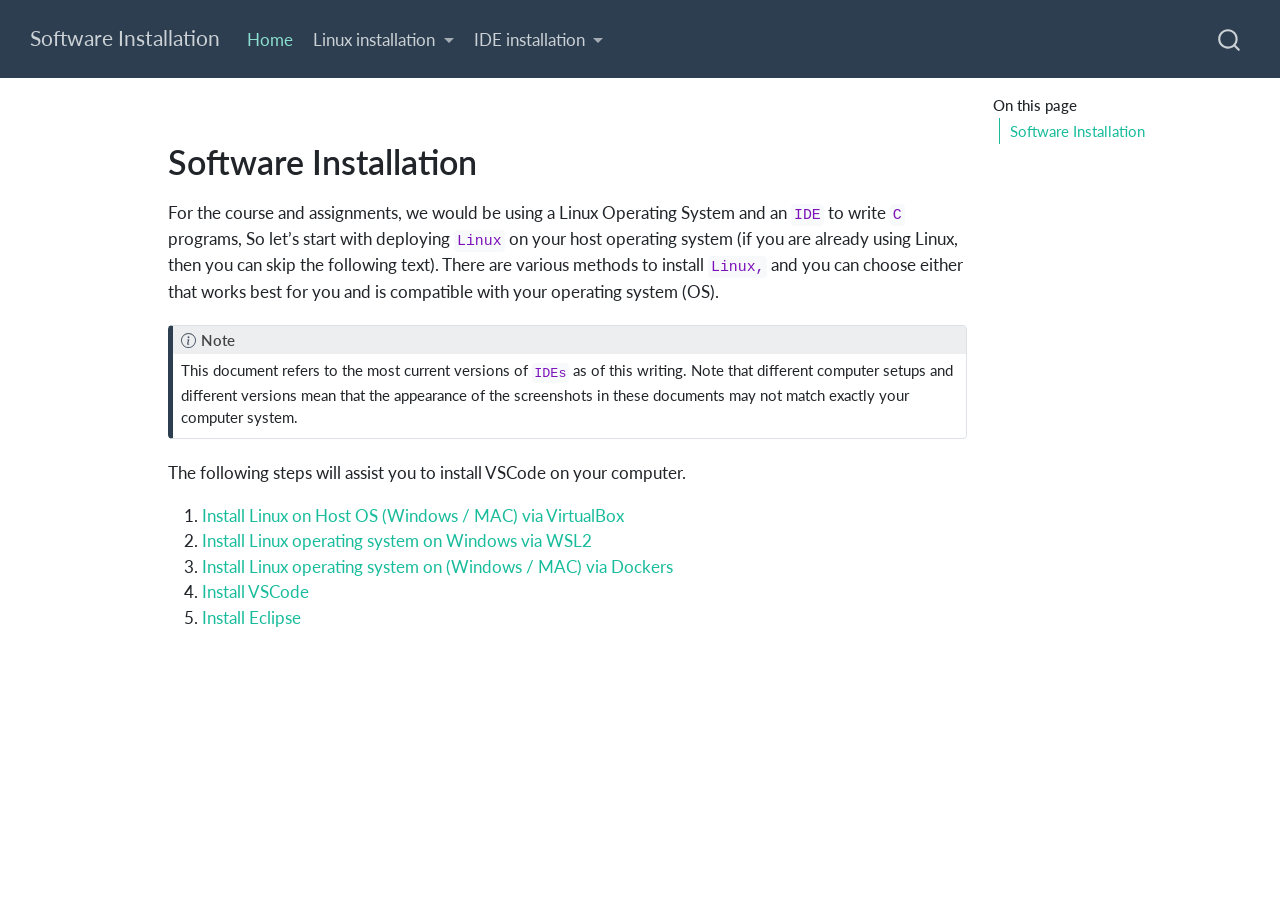
<file: docs/index.html>
<!DOCTYPE html>
<html xmlns="http://www.w3.org/1999/xhtml" lang="en" xml:lang="en"><head>

<meta charset="utf-8">
<meta name="generator" content="quarto-1.6.33">

<meta name="viewport" content="width=device-width, initial-scale=1.0, user-scalable=yes">


<title>Software Installation</title>
<style>
code{white-space: pre-wrap;}
span.smallcaps{font-variant: small-caps;}
div.columns{display: flex; gap: min(4vw, 1.5em);}
div.column{flex: auto; overflow-x: auto;}
div.hanging-indent{margin-left: 1.5em; text-indent: -1.5em;}
ul.task-list{list-style: none;}
ul.task-list li input[type="checkbox"] {
  width: 0.8em;
  margin: 0 0.8em 0.2em -1em; /* quarto-specific, see https://github.com/quarto-dev/quarto-cli/issues/4556 */ 
  vertical-align: middle;
}
</style>


<script src="site_libs/quarto-nav/quarto-nav.js"></script>
<script src="site_libs/clipboard/clipboard.min.js"></script>
<script src="site_libs/quarto-search/autocomplete.umd.js"></script>
<script src="site_libs/quarto-search/fuse.min.js"></script>
<script src="site_libs/quarto-search/quarto-search.js"></script>
<meta name="quarto:offset" content="./">
<script src="site_libs/quarto-html/quarto.js"></script>
<script src="site_libs/quarto-html/popper.min.js"></script>
<script src="site_libs/quarto-html/tippy.umd.min.js"></script>
<script src="site_libs/quarto-html/anchor.min.js"></script>
<link href="site_libs/quarto-html/tippy.css" rel="stylesheet">
<link href="site_libs/quarto-html/quarto-syntax-highlighting-07ba0ad10f5680c660e360ac31d2f3b6.css" rel="stylesheet" id="quarto-text-highlighting-styles">
<script src="site_libs/bootstrap/bootstrap.min.js"></script>
<link href="site_libs/bootstrap/bootstrap-icons.css" rel="stylesheet">
<link href="site_libs/bootstrap/bootstrap-c11f346aa8cd6bcbe95dea20c43efb91.min.css" rel="stylesheet" append-hash="true" id="quarto-bootstrap" data-mode="light">
<script id="quarto-search-options" type="application/json">{
  "location": "navbar",
  "copy-button": false,
  "collapse-after": 3,
  "panel-placement": "end",
  "type": "overlay",
  "limit": 50,
  "keyboard-shortcut": [
    "f",
    "/",
    "s"
  ],
  "show-item-context": false,
  "language": {
    "search-no-results-text": "No results",
    "search-matching-documents-text": "matching documents",
    "search-copy-link-title": "Copy link to search",
    "search-hide-matches-text": "Hide additional matches",
    "search-more-match-text": "more match in this document",
    "search-more-matches-text": "more matches in this document",
    "search-clear-button-title": "Clear",
    "search-text-placeholder": "",
    "search-detached-cancel-button-title": "Cancel",
    "search-submit-button-title": "Submit",
    "search-label": "Search"
  }
}</script>


<link rel="stylesheet" href="styles.css">
</head>

<body class="nav-fixed">

<div id="quarto-search-results"></div>
  <header id="quarto-header" class="headroom fixed-top">
    <nav class="navbar navbar-expand-lg " data-bs-theme="dark">
      <div class="navbar-container container-fluid">
      <div class="navbar-brand-container mx-auto">
    <a class="navbar-brand" href="./index.html">
    <span class="navbar-title">Software Installation</span>
    </a>
  </div>
            <div id="quarto-search" class="" title="Search"></div>
          <button class="navbar-toggler" type="button" data-bs-toggle="collapse" data-bs-target="#navbarCollapse" aria-controls="navbarCollapse" role="menu" aria-expanded="false" aria-label="Toggle navigation" onclick="if (window.quartoToggleHeadroom) { window.quartoToggleHeadroom(); }">
  <span class="navbar-toggler-icon"></span>
</button>
          <div class="collapse navbar-collapse" id="navbarCollapse">
            <ul class="navbar-nav navbar-nav-scroll me-auto">
  <li class="nav-item">
    <a class="nav-link active" href="./index.html" aria-current="page"> 
<span class="menu-text">Home</span></a>
  </li>  
  <li class="nav-item dropdown ">
    <a class="nav-link dropdown-toggle" href="#" id="nav-menu-linux-installation" role="link" data-bs-toggle="dropdown" aria-expanded="false">
 <span class="menu-text">Linux installation</span>
    </a>
    <ul class="dropdown-menu" aria-labelledby="nav-menu-linux-installation">    
        <li>
    <a class="dropdown-item" href="./linux_wsl2.html">
 <span class="dropdown-text">Linux Installation using WSL2</span></a>
  </li>  
        <li>
    <a class="dropdown-item" href="./linux_docker.html">
 <span class="dropdown-text">Linux Installation using Docker Containers</span></a>
  </li>  
    </ul>
  </li>
  <li class="nav-item dropdown ">
    <a class="nav-link dropdown-toggle" href="#" id="nav-menu-ide-installation" role="link" data-bs-toggle="dropdown" aria-expanded="false">
 <span class="menu-text">IDE installation</span>
    </a>
    <ul class="dropdown-menu" aria-labelledby="nav-menu-ide-installation">    
        <li>
    <a class="dropdown-item" href="./vscode.html">
 <span class="dropdown-text">Visual Studio Code Installation</span></a>
  </li>  
        <li>
    <a class="dropdown-item" href="./eclipse.html">
 <span class="dropdown-text">Eclipse IDE for C Programming</span></a>
  </li>  
    </ul>
  </li>
</ul>
          </div> <!-- /navcollapse -->
            <div class="quarto-navbar-tools">
</div>
      </div> <!-- /container-fluid -->
    </nav>
</header>
<!-- content -->
<div id="quarto-content" class="quarto-container page-columns page-rows-contents page-layout-article page-navbar">
<!-- sidebar -->
<!-- margin-sidebar -->
    <div id="quarto-margin-sidebar" class="sidebar margin-sidebar">
        <nav id="TOC" role="doc-toc" class="toc-active">
    <h2 id="toc-title">On this page</h2>
   
  <ul>
  <li><a href="#software-installation" id="toc-software-installation" class="nav-link active" data-scroll-target="#software-installation">Software Installation</a></li>
  </ul>
</nav>
    </div>
<!-- main -->
<main class="content" id="quarto-document-content"><header id="title-block-header" class="quarto-title-block"></header>




<section id="software-installation" class="level1">
<h1>Software Installation</h1>
<p>For the course and assignments, we would be using a Linux Operating System and an <code>IDE</code> to write <code>C</code> programs, So let’s start with deploying <code>Linux</code> on your host operating system (if you are already using Linux, then you can skip the following text). There are various methods to install <code>Linux,</code> and you can choose either that works best for you and is compatible with your operating system (OS).</p>
<div class="callout callout-style-default callout-note callout-titled">
<div class="callout-header d-flex align-content-center">
<div class="callout-icon-container">
<i class="callout-icon"></i>
</div>
<div class="callout-title-container flex-fill">
Note
</div>
</div>
<div class="callout-body-container callout-body">
<p>This document refers to the most current versions of <code>IDEs</code> as of this writing. Note that different computer setups and different versions mean that the appearance of the screenshots in these documents may not match exactly your computer system.</p>
</div>
</div>
<p>The following steps will assist you to install VSCode on your computer.</p>
<!-- 1.  [Connect to Laurier's Hopper Server using Laurier Credentials](hopper.html) -->
<ol type="1">
<li><a href="./virtualbox.html">Install Linux on Host OS (Windows / MAC) via VirtualBox</a></li>
<li><a href="linux_wsl2.html">Install Linux operating system on Windows via WSL2</a></li>
<li><a href="linux_docker.html">Install Linux operating system on (Windows / MAC) via Dockers</a></li>
<li><a href="vscode.html">Install VSCode</a></li>
<li><a href="eclipse.html">Install Eclipse</a></li>
</ol>


</section>

</main> <!-- /main -->
<script id="quarto-html-after-body" type="application/javascript">
window.document.addEventListener("DOMContentLoaded", function (event) {
  const toggleBodyColorMode = (bsSheetEl) => {
    const mode = bsSheetEl.getAttribute("data-mode");
    const bodyEl = window.document.querySelector("body");
    if (mode === "dark") {
      bodyEl.classList.add("quarto-dark");
      bodyEl.classList.remove("quarto-light");
    } else {
      bodyEl.classList.add("quarto-light");
      bodyEl.classList.remove("quarto-dark");
    }
  }
  const toggleBodyColorPrimary = () => {
    const bsSheetEl = window.document.querySelector("link#quarto-bootstrap");
    if (bsSheetEl) {
      toggleBodyColorMode(bsSheetEl);
    }
  }
  toggleBodyColorPrimary();  
  const icon = "";
  const anchorJS = new window.AnchorJS();
  anchorJS.options = {
    placement: 'right',
    icon: icon
  };
  anchorJS.add('.anchored');
  const isCodeAnnotation = (el) => {
    for (const clz of el.classList) {
      if (clz.startsWith('code-annotation-')) {                     
        return true;
      }
    }
    return false;
  }
  const onCopySuccess = function(e) {
    // button target
    const button = e.trigger;
    // don't keep focus
    button.blur();
    // flash "checked"
    button.classList.add('code-copy-button-checked');
    var currentTitle = button.getAttribute("title");
    button.setAttribute("title", "Copied!");
    let tooltip;
    if (window.bootstrap) {
      button.setAttribute("data-bs-toggle", "tooltip");
      button.setAttribute("data-bs-placement", "left");
      button.setAttribute("data-bs-title", "Copied!");
      tooltip = new bootstrap.Tooltip(button, 
        { trigger: "manual", 
          customClass: "code-copy-button-tooltip",
          offset: [0, -8]});
      tooltip.show();    
    }
    setTimeout(function() {
      if (tooltip) {
        tooltip.hide();
        button.removeAttribute("data-bs-title");
        button.removeAttribute("data-bs-toggle");
        button.removeAttribute("data-bs-placement");
      }
      button.setAttribute("title", currentTitle);
      button.classList.remove('code-copy-button-checked');
    }, 1000);
    // clear code selection
    e.clearSelection();
  }
  const getTextToCopy = function(trigger) {
      const codeEl = trigger.previousElementSibling.cloneNode(true);
      for (const childEl of codeEl.children) {
        if (isCodeAnnotation(childEl)) {
          childEl.remove();
        }
      }
      return codeEl.innerText;
  }
  const clipboard = new window.ClipboardJS('.code-copy-button:not([data-in-quarto-modal])', {
    text: getTextToCopy
  });
  clipboard.on('success', onCopySuccess);
  if (window.document.getElementById('quarto-embedded-source-code-modal')) {
    // For code content inside modals, clipBoardJS needs to be initialized with a container option
    // TODO: Check when it could be a function (https://github.com/zenorocha/clipboard.js/issues/860)
    const clipboardModal = new window.ClipboardJS('.code-copy-button[data-in-quarto-modal]', {
      text: getTextToCopy,
      container: window.document.getElementById('quarto-embedded-source-code-modal')
    });
    clipboardModal.on('success', onCopySuccess);
  }
    var localhostRegex = new RegExp(/^(?:http|https):\/\/localhost\:?[0-9]*\//);
    var mailtoRegex = new RegExp(/^mailto:/);
      var filterRegex = new RegExp('/' + window.location.host + '/');
    var isInternal = (href) => {
        return filterRegex.test(href) || localhostRegex.test(href) || mailtoRegex.test(href);
    }
    // Inspect non-navigation links and adorn them if external
 	var links = window.document.querySelectorAll('a[href]:not(.nav-link):not(.navbar-brand):not(.toc-action):not(.sidebar-link):not(.sidebar-item-toggle):not(.pagination-link):not(.no-external):not([aria-hidden]):not(.dropdown-item):not(.quarto-navigation-tool):not(.about-link)');
    for (var i=0; i<links.length; i++) {
      const link = links[i];
      if (!isInternal(link.href)) {
        // undo the damage that might have been done by quarto-nav.js in the case of
        // links that we want to consider external
        if (link.dataset.originalHref !== undefined) {
          link.href = link.dataset.originalHref;
        }
      }
    }
  function tippyHover(el, contentFn, onTriggerFn, onUntriggerFn) {
    const config = {
      allowHTML: true,
      maxWidth: 500,
      delay: 100,
      arrow: false,
      appendTo: function(el) {
          return el.parentElement;
      },
      interactive: true,
      interactiveBorder: 10,
      theme: 'quarto',
      placement: 'bottom-start',
    };
    if (contentFn) {
      config.content = contentFn;
    }
    if (onTriggerFn) {
      config.onTrigger = onTriggerFn;
    }
    if (onUntriggerFn) {
      config.onUntrigger = onUntriggerFn;
    }
    window.tippy(el, config); 
  }
  const noterefs = window.document.querySelectorAll('a[role="doc-noteref"]');
  for (var i=0; i<noterefs.length; i++) {
    const ref = noterefs[i];
    tippyHover(ref, function() {
      // use id or data attribute instead here
      let href = ref.getAttribute('data-footnote-href') || ref.getAttribute('href');
      try { href = new URL(href).hash; } catch {}
      const id = href.replace(/^#\/?/, "");
      const note = window.document.getElementById(id);
      if (note) {
        return note.innerHTML;
      } else {
        return "";
      }
    });
  }
  const xrefs = window.document.querySelectorAll('a.quarto-xref');
  const processXRef = (id, note) => {
    // Strip column container classes
    const stripColumnClz = (el) => {
      el.classList.remove("page-full", "page-columns");
      if (el.children) {
        for (const child of el.children) {
          stripColumnClz(child);
        }
      }
    }
    stripColumnClz(note)
    if (id === null || id.startsWith('sec-')) {
      // Special case sections, only their first couple elements
      const container = document.createElement("div");
      if (note.children && note.children.length > 2) {
        container.appendChild(note.children[0].cloneNode(true));
        for (let i = 1; i < note.children.length; i++) {
          const child = note.children[i];
          if (child.tagName === "P" && child.innerText === "") {
            continue;
          } else {
            container.appendChild(child.cloneNode(true));
            break;
          }
        }
        if (window.Quarto?.typesetMath) {
          window.Quarto.typesetMath(container);
        }
        return container.innerHTML
      } else {
        if (window.Quarto?.typesetMath) {
          window.Quarto.typesetMath(note);
        }
        return note.innerHTML;
      }
    } else {
      // Remove any anchor links if they are present
      const anchorLink = note.querySelector('a.anchorjs-link');
      if (anchorLink) {
        anchorLink.remove();
      }
      if (window.Quarto?.typesetMath) {
        window.Quarto.typesetMath(note);
      }
      // TODO in 1.5, we should make sure this works without a callout special case
      if (note.classList.contains("callout")) {
        return note.outerHTML;
      } else {
        return note.innerHTML;
      }
    }
  }
  for (var i=0; i<xrefs.length; i++) {
    const xref = xrefs[i];
    tippyHover(xref, undefined, function(instance) {
      instance.disable();
      let url = xref.getAttribute('href');
      let hash = undefined; 
      if (url.startsWith('#')) {
        hash = url;
      } else {
        try { hash = new URL(url).hash; } catch {}
      }
      if (hash) {
        const id = hash.replace(/^#\/?/, "");
        const note = window.document.getElementById(id);
        if (note !== null) {
          try {
            const html = processXRef(id, note.cloneNode(true));
            instance.setContent(html);
          } finally {
            instance.enable();
            instance.show();
          }
        } else {
          // See if we can fetch this
          fetch(url.split('#')[0])
          .then(res => res.text())
          .then(html => {
            const parser = new DOMParser();
            const htmlDoc = parser.parseFromString(html, "text/html");
            const note = htmlDoc.getElementById(id);
            if (note !== null) {
              const html = processXRef(id, note);
              instance.setContent(html);
            } 
          }).finally(() => {
            instance.enable();
            instance.show();
          });
        }
      } else {
        // See if we can fetch a full url (with no hash to target)
        // This is a special case and we should probably do some content thinning / targeting
        fetch(url)
        .then(res => res.text())
        .then(html => {
          const parser = new DOMParser();
          const htmlDoc = parser.parseFromString(html, "text/html");
          const note = htmlDoc.querySelector('main.content');
          if (note !== null) {
            // This should only happen for chapter cross references
            // (since there is no id in the URL)
            // remove the first header
            if (note.children.length > 0 && note.children[0].tagName === "HEADER") {
              note.children[0].remove();
            }
            const html = processXRef(null, note);
            instance.setContent(html);
          } 
        }).finally(() => {
          instance.enable();
          instance.show();
        });
      }
    }, function(instance) {
    });
  }
      let selectedAnnoteEl;
      const selectorForAnnotation = ( cell, annotation) => {
        let cellAttr = 'data-code-cell="' + cell + '"';
        let lineAttr = 'data-code-annotation="' +  annotation + '"';
        const selector = 'span[' + cellAttr + '][' + lineAttr + ']';
        return selector;
      }
      const selectCodeLines = (annoteEl) => {
        const doc = window.document;
        const targetCell = annoteEl.getAttribute("data-target-cell");
        const targetAnnotation = annoteEl.getAttribute("data-target-annotation");
        const annoteSpan = window.document.querySelector(selectorForAnnotation(targetCell, targetAnnotation));
        const lines = annoteSpan.getAttribute("data-code-lines").split(",");
        const lineIds = lines.map((line) => {
          return targetCell + "-" + line;
        })
        let top = null;
        let height = null;
        let parent = null;
        if (lineIds.length > 0) {
            //compute the position of the single el (top and bottom and make a div)
            const el = window.document.getElementById(lineIds[0]);
            top = el.offsetTop;
            height = el.offsetHeight;
            parent = el.parentElement.parentElement;
          if (lineIds.length > 1) {
            const lastEl = window.document.getElementById(lineIds[lineIds.length - 1]);
            const bottom = lastEl.offsetTop + lastEl.offsetHeight;
            height = bottom - top;
          }
          if (top !== null && height !== null && parent !== null) {
            // cook up a div (if necessary) and position it 
            let div = window.document.getElementById("code-annotation-line-highlight");
            if (div === null) {
              div = window.document.createElement("div");
              div.setAttribute("id", "code-annotation-line-highlight");
              div.style.position = 'absolute';
              parent.appendChild(div);
            }
            div.style.top = top - 2 + "px";
            div.style.height = height + 4 + "px";
            div.style.left = 0;
            let gutterDiv = window.document.getElementById("code-annotation-line-highlight-gutter");
            if (gutterDiv === null) {
              gutterDiv = window.document.createElement("div");
              gutterDiv.setAttribute("id", "code-annotation-line-highlight-gutter");
              gutterDiv.style.position = 'absolute';
              const codeCell = window.document.getElementById(targetCell);
              const gutter = codeCell.querySelector('.code-annotation-gutter');
              gutter.appendChild(gutterDiv);
            }
            gutterDiv.style.top = top - 2 + "px";
            gutterDiv.style.height = height + 4 + "px";
          }
          selectedAnnoteEl = annoteEl;
        }
      };
      const unselectCodeLines = () => {
        const elementsIds = ["code-annotation-line-highlight", "code-annotation-line-highlight-gutter"];
        elementsIds.forEach((elId) => {
          const div = window.document.getElementById(elId);
          if (div) {
            div.remove();
          }
        });
        selectedAnnoteEl = undefined;
      };
        // Handle positioning of the toggle
    window.addEventListener(
      "resize",
      throttle(() => {
        elRect = undefined;
        if (selectedAnnoteEl) {
          selectCodeLines(selectedAnnoteEl);
        }
      }, 10)
    );
    function throttle(fn, ms) {
    let throttle = false;
    let timer;
      return (...args) => {
        if(!throttle) { // first call gets through
            fn.apply(this, args);
            throttle = true;
        } else { // all the others get throttled
            if(timer) clearTimeout(timer); // cancel #2
            timer = setTimeout(() => {
              fn.apply(this, args);
              timer = throttle = false;
            }, ms);
        }
      };
    }
      // Attach click handler to the DT
      const annoteDls = window.document.querySelectorAll('dt[data-target-cell]');
      for (const annoteDlNode of annoteDls) {
        annoteDlNode.addEventListener('click', (event) => {
          const clickedEl = event.target;
          if (clickedEl !== selectedAnnoteEl) {
            unselectCodeLines();
            const activeEl = window.document.querySelector('dt[data-target-cell].code-annotation-active');
            if (activeEl) {
              activeEl.classList.remove('code-annotation-active');
            }
            selectCodeLines(clickedEl);
            clickedEl.classList.add('code-annotation-active');
          } else {
            // Unselect the line
            unselectCodeLines();
            clickedEl.classList.remove('code-annotation-active');
          }
        });
      }
  const findCites = (el) => {
    const parentEl = el.parentElement;
    if (parentEl) {
      const cites = parentEl.dataset.cites;
      if (cites) {
        return {
          el,
          cites: cites.split(' ')
        };
      } else {
        return findCites(el.parentElement)
      }
    } else {
      return undefined;
    }
  };
  var bibliorefs = window.document.querySelectorAll('a[role="doc-biblioref"]');
  for (var i=0; i<bibliorefs.length; i++) {
    const ref = bibliorefs[i];
    const citeInfo = findCites(ref);
    if (citeInfo) {
      tippyHover(citeInfo.el, function() {
        var popup = window.document.createElement('div');
        citeInfo.cites.forEach(function(cite) {
          var citeDiv = window.document.createElement('div');
          citeDiv.classList.add('hanging-indent');
          citeDiv.classList.add('csl-entry');
          var biblioDiv = window.document.getElementById('ref-' + cite);
          if (biblioDiv) {
            citeDiv.innerHTML = biblioDiv.innerHTML;
          }
          popup.appendChild(citeDiv);
        });
        return popup.innerHTML;
      });
    }
  }
});
</script>
</div> <!-- /content -->




</body></html>
</file>
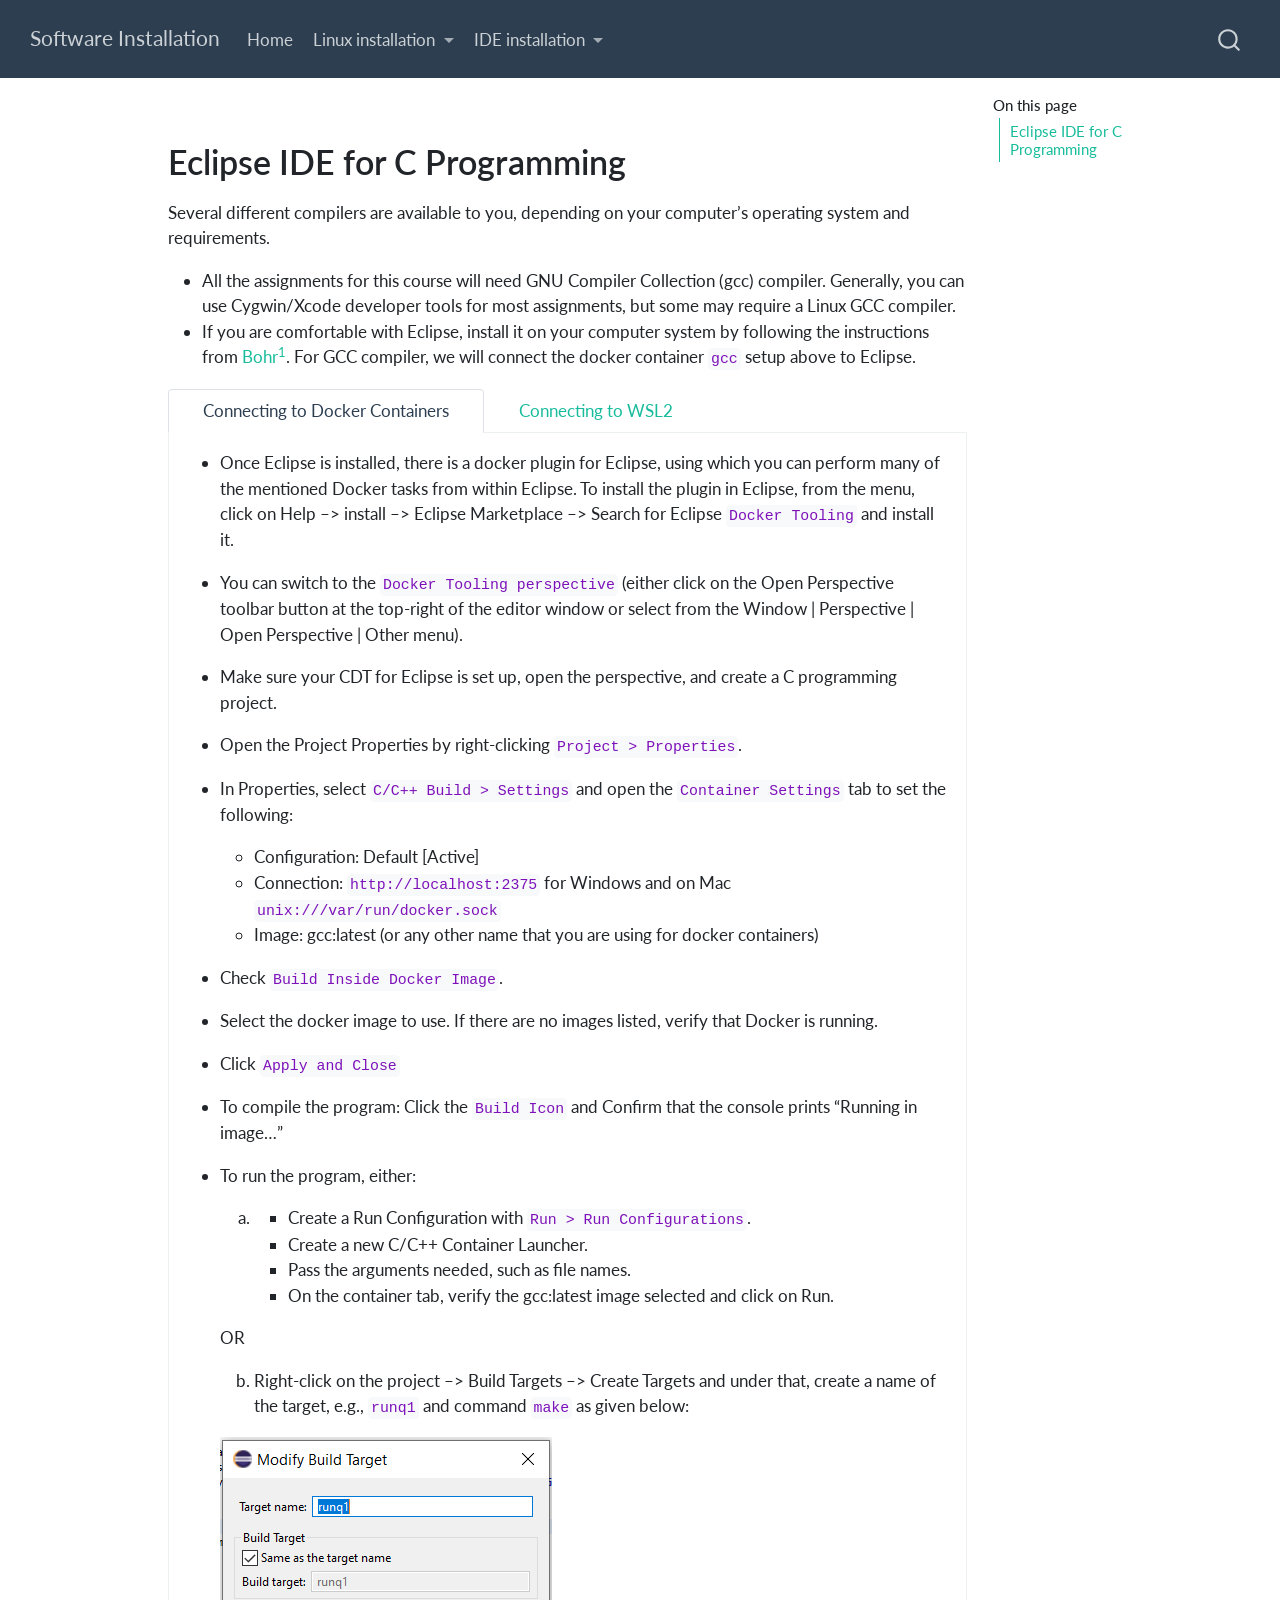
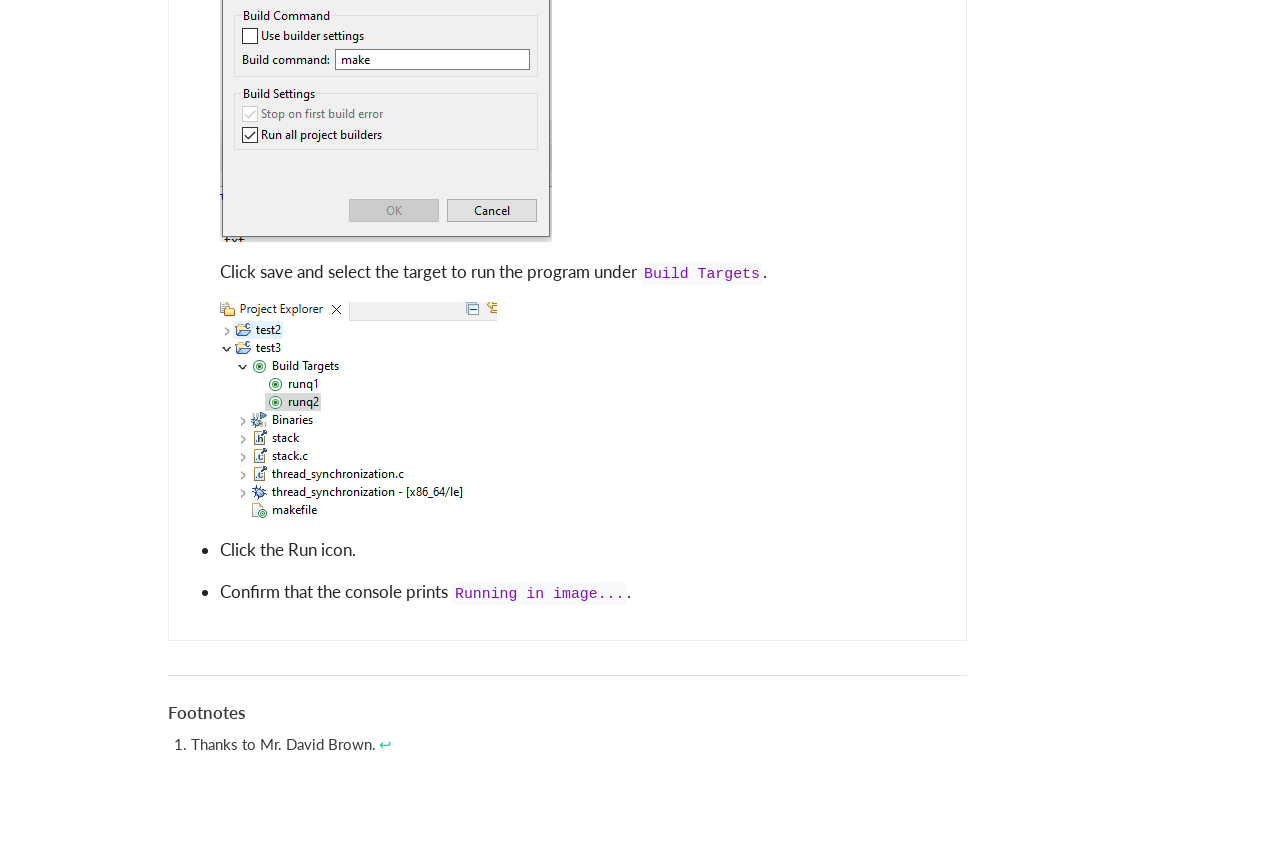
<file: docs/eclipse.html>
<!DOCTYPE html>
<html xmlns="http://www.w3.org/1999/xhtml" lang="en" xml:lang="en"><head>

<meta charset="utf-8">
<meta name="generator" content="quarto-1.6.33">

<meta name="viewport" content="width=device-width, initial-scale=1.0, user-scalable=yes">


<title>eclipse – Software Installation</title>
<style>
code{white-space: pre-wrap;}
span.smallcaps{font-variant: small-caps;}
div.columns{display: flex; gap: min(4vw, 1.5em);}
div.column{flex: auto; overflow-x: auto;}
div.hanging-indent{margin-left: 1.5em; text-indent: -1.5em;}
ul.task-list{list-style: none;}
ul.task-list li input[type="checkbox"] {
  width: 0.8em;
  margin: 0 0.8em 0.2em -1em; /* quarto-specific, see https://github.com/quarto-dev/quarto-cli/issues/4556 */ 
  vertical-align: middle;
}
</style>


<script src="site_libs/quarto-nav/quarto-nav.js"></script>
<script src="site_libs/clipboard/clipboard.min.js"></script>
<script src="site_libs/quarto-search/autocomplete.umd.js"></script>
<script src="site_libs/quarto-search/fuse.min.js"></script>
<script src="site_libs/quarto-search/quarto-search.js"></script>
<meta name="quarto:offset" content="./">
<script src="site_libs/quarto-html/quarto.js"></script>
<script src="site_libs/quarto-html/popper.min.js"></script>
<script src="site_libs/quarto-html/tippy.umd.min.js"></script>
<script src="site_libs/quarto-html/anchor.min.js"></script>
<link href="site_libs/quarto-html/tippy.css" rel="stylesheet">
<link href="site_libs/quarto-html/quarto-syntax-highlighting-07ba0ad10f5680c660e360ac31d2f3b6.css" rel="stylesheet" id="quarto-text-highlighting-styles">
<script src="site_libs/bootstrap/bootstrap.min.js"></script>
<link href="site_libs/bootstrap/bootstrap-icons.css" rel="stylesheet">
<link href="site_libs/bootstrap/bootstrap-c11f346aa8cd6bcbe95dea20c43efb91.min.css" rel="stylesheet" append-hash="true" id="quarto-bootstrap" data-mode="light">
<script id="quarto-search-options" type="application/json">{
  "location": "navbar",
  "copy-button": false,
  "collapse-after": 3,
  "panel-placement": "end",
  "type": "overlay",
  "limit": 50,
  "keyboard-shortcut": [
    "f",
    "/",
    "s"
  ],
  "show-item-context": false,
  "language": {
    "search-no-results-text": "No results",
    "search-matching-documents-text": "matching documents",
    "search-copy-link-title": "Copy link to search",
    "search-hide-matches-text": "Hide additional matches",
    "search-more-match-text": "more match in this document",
    "search-more-matches-text": "more matches in this document",
    "search-clear-button-title": "Clear",
    "search-text-placeholder": "",
    "search-detached-cancel-button-title": "Cancel",
    "search-submit-button-title": "Submit",
    "search-label": "Search"
  }
}</script>


<link rel="stylesheet" href="styles.css">
</head>

<body class="nav-fixed">

<div id="quarto-search-results"></div>
  <header id="quarto-header" class="headroom fixed-top">
    <nav class="navbar navbar-expand-lg " data-bs-theme="dark">
      <div class="navbar-container container-fluid">
      <div class="navbar-brand-container mx-auto">
    <a class="navbar-brand" href="./index.html">
    <span class="navbar-title">Software Installation</span>
    </a>
  </div>
            <div id="quarto-search" class="" title="Search"></div>
          <button class="navbar-toggler" type="button" data-bs-toggle="collapse" data-bs-target="#navbarCollapse" aria-controls="navbarCollapse" role="menu" aria-expanded="false" aria-label="Toggle navigation" onclick="if (window.quartoToggleHeadroom) { window.quartoToggleHeadroom(); }">
  <span class="navbar-toggler-icon"></span>
</button>
          <div class="collapse navbar-collapse" id="navbarCollapse">
            <ul class="navbar-nav navbar-nav-scroll me-auto">
  <li class="nav-item">
    <a class="nav-link" href="./index.html"> 
<span class="menu-text">Home</span></a>
  </li>  
  <li class="nav-item dropdown ">
    <a class="nav-link dropdown-toggle" href="#" id="nav-menu-linux-installation" role="link" data-bs-toggle="dropdown" aria-expanded="false">
 <span class="menu-text">Linux installation</span>
    </a>
    <ul class="dropdown-menu" aria-labelledby="nav-menu-linux-installation">    
        <li>
    <a class="dropdown-item" href="./linux_wsl2.html">
 <span class="dropdown-text">Linux Installation using WSL2</span></a>
  </li>  
        <li>
    <a class="dropdown-item" href="./linux_docker.html">
 <span class="dropdown-text">Linux Installation using Docker Containers</span></a>
  </li>  
    </ul>
  </li>
  <li class="nav-item dropdown ">
    <a class="nav-link dropdown-toggle" href="#" id="nav-menu-ide-installation" role="link" data-bs-toggle="dropdown" aria-expanded="false">
 <span class="menu-text">IDE installation</span>
    </a>
    <ul class="dropdown-menu" aria-labelledby="nav-menu-ide-installation">    
        <li>
    <a class="dropdown-item" href="./vscode.html">
 <span class="dropdown-text">Visual Studio Code Installation</span></a>
  </li>  
        <li>
    <a class="dropdown-item" href="./eclipse.html">
 <span class="dropdown-text">Eclipse IDE for C Programming</span></a>
  </li>  
    </ul>
  </li>
</ul>
          </div> <!-- /navcollapse -->
            <div class="quarto-navbar-tools">
</div>
      </div> <!-- /container-fluid -->
    </nav>
</header>
<!-- content -->
<div id="quarto-content" class="quarto-container page-columns page-rows-contents page-layout-article page-navbar">
<!-- sidebar -->
<!-- margin-sidebar -->
    <div id="quarto-margin-sidebar" class="sidebar margin-sidebar">
        <nav id="TOC" role="doc-toc" class="toc-active">
    <h2 id="toc-title">On this page</h2>
   
  <ul>
  <li><a href="#eclipse-ide-for-c-programming" id="toc-eclipse-ide-for-c-programming" class="nav-link active" data-scroll-target="#eclipse-ide-for-c-programming">Eclipse IDE for C Programming</a></li>
  </ul>
</nav>
    </div>
<!-- main -->
<main class="content" id="quarto-document-content"><header id="title-block-header" class="quarto-title-block"></header>




<section id="eclipse-ide-for-c-programming" class="level1">
<h1>Eclipse IDE for C Programming</h1>
<p>Several different compilers are available to you, depending on your computer’s operating system and requirements.</p>
<ul>
<li>All the assignments for this course will need GNU Compiler Collection (gcc) compiler. Generally, you can use Cygwin/Xcode developer tools for most assignments, but some may require a Linux GCC compiler.</li>
<li>If you are comfortable with Eclipse, install it on your computer system by following the instructions from <a href="https://bohr.wlu.ca/cdt/usingEclipseCDT.php">Bohr</a><a href="#fn1" class="footnote-ref" id="fnref1" role="doc-noteref"><sup>1</sup></a>. For GCC compiler, we will connect the docker container <code>gcc</code> setup above to Eclipse.</li>
</ul>
<div class="tabset-margin-container"></div><div class="panel-tabset">
<ul class="nav nav-tabs" role="tablist"><li class="nav-item" role="presentation"><a class="nav-link active" id="tabset-1-1-tab" data-bs-toggle="tab" data-bs-target="#tabset-1-1" role="tab" aria-controls="tabset-1-1" aria-selected="true">Connecting to Docker Containers</a></li><li class="nav-item" role="presentation"><a class="nav-link" id="tabset-1-2-tab" data-bs-toggle="tab" data-bs-target="#tabset-1-2" role="tab" aria-controls="tabset-1-2" aria-selected="false">Connecting to WSL2</a></li></ul>
<div class="tab-content">
<div id="tabset-1-1" class="tab-pane active" role="tabpanel" aria-labelledby="tabset-1-1-tab">
<ul>
<li><p>Once Eclipse is installed, there is a docker plugin for Eclipse, using which you can perform many of the mentioned Docker tasks from within Eclipse. To install the plugin in Eclipse, from the menu, click on Help –&gt; install –&gt; Eclipse Marketplace –&gt; Search for Eclipse <code>Docker Tooling</code> and install it.</p></li>
<li><p>You can switch to the <code>Docker Tooling perspective</code> (either click on the Open Perspective toolbar button at the top-right of the editor window or select from the Window | Perspective | Open Perspective | Other menu).</p></li>
<li><p>Make sure your CDT for Eclipse is set up, open the perspective, and create a C programming project.</p></li>
<li><p>Open the Project Properties by right-clicking <code>Project &gt; Properties</code>.</p></li>
<li><p>In Properties, select <code>C/C++ Build &gt; Settings</code> and open the <code>Container Settings</code> tab to set the following:</p>
<ul>
<li>Configuration: Default [Active]</li>
<li>Connection: <code>http://localhost:2375</code> for Windows and on Mac <code>unix:///var/run/docker.sock</code></li>
<li>Image: gcc:latest (or any other name that you are using for docker containers)</li>
</ul></li>
<li><p>Check <code>Build Inside Docker Image</code>.</p></li>
<li><p>Select the docker image to use. If there are no images listed, verify that Docker is running.</p></li>
<li><p>Click <code>Apply and Close</code></p></li>
<li><p>To compile the program: Click the <code>Build Icon</code> and Confirm that the console prints “Running in image…”</p></li>
<li><p>To run the program, either:</p>
<ol type="a">
<li><ul>
<li>Create a Run Configuration with <code>Run &gt; Run Configurations</code>.</li>
<li>Create a new C/C++ Container Launcher.</li>
<li>Pass the arguments needed, such as file names.</li>
<li>On the container tab, verify the gcc:latest image selected and click on Run.</li>
</ul></li>
</ol>
<p>OR</p>
<ol start="2" type="a">
<li>Right-click on the project –&gt; Build Targets –&gt; Create Targets and under that, create a name of the target, e.g., <code>runq1</code> and command <code>make</code> as given below:</li>
</ol>
<p><img src="images/target.png" class="img-fluid"></p>
<p>Click save and select the target to run the program under <code>Build Targets</code>.</p>
<p><img src="images/buildtargets.png" class="img-fluid"></p></li>
<li><p>Click the Run icon.</p></li>
<li><p>Confirm that the console prints <code>Running in image...</code>.</p></li>
</ul>
</div>
<div id="tabset-1-2" class="tab-pane" role="tabpanel" aria-labelledby="tabset-1-2-tab">
<ul>
<li>If you chose to use WSL, then you can add Ubuntu Terminal to Eclipse:</li>
<li>On Eclipse: Navigate to Windows -&gt; Preferences -&gt; Terminal -&gt; Local Terminal</li>
<li>Add the following entry</li>
<li>name: WSL Bash</li>
<li>path: C:\Windows\System32\wsl.exe</li>
<li>On the Project Explorer: On any file, right-click -&gt; show in… -&gt; WLS Bash.</li>
<li>It will open the project folder in the Terminal, and you can use the <code>Makefile</code> commands to execute your code.</li>
</ul>
</div>
</div>
</div>


</section>


<div id="quarto-appendix" class="default"><section id="footnotes" class="footnotes footnotes-end-of-document" role="doc-endnotes"><h2 class="anchored quarto-appendix-heading">Footnotes</h2>

<ol>
<li id="fn1"><p>Thanks to Mr.&nbsp;David Brown.<a href="#fnref1" class="footnote-back" role="doc-backlink">↩︎</a></p></li>
</ol>
</section></div></main> <!-- /main -->
<script id="quarto-html-after-body" type="application/javascript">
window.document.addEventListener("DOMContentLoaded", function (event) {
  const toggleBodyColorMode = (bsSheetEl) => {
    const mode = bsSheetEl.getAttribute("data-mode");
    const bodyEl = window.document.querySelector("body");
    if (mode === "dark") {
      bodyEl.classList.add("quarto-dark");
      bodyEl.classList.remove("quarto-light");
    } else {
      bodyEl.classList.add("quarto-light");
      bodyEl.classList.remove("quarto-dark");
    }
  }
  const toggleBodyColorPrimary = () => {
    const bsSheetEl = window.document.querySelector("link#quarto-bootstrap");
    if (bsSheetEl) {
      toggleBodyColorMode(bsSheetEl);
    }
  }
  toggleBodyColorPrimary();  
  const icon = "";
  const anchorJS = new window.AnchorJS();
  anchorJS.options = {
    placement: 'right',
    icon: icon
  };
  anchorJS.add('.anchored');
  const isCodeAnnotation = (el) => {
    for (const clz of el.classList) {
      if (clz.startsWith('code-annotation-')) {                     
        return true;
      }
    }
    return false;
  }
  const onCopySuccess = function(e) {
    // button target
    const button = e.trigger;
    // don't keep focus
    button.blur();
    // flash "checked"
    button.classList.add('code-copy-button-checked');
    var currentTitle = button.getAttribute("title");
    button.setAttribute("title", "Copied!");
    let tooltip;
    if (window.bootstrap) {
      button.setAttribute("data-bs-toggle", "tooltip");
      button.setAttribute("data-bs-placement", "left");
      button.setAttribute("data-bs-title", "Copied!");
      tooltip = new bootstrap.Tooltip(button, 
        { trigger: "manual", 
          customClass: "code-copy-button-tooltip",
          offset: [0, -8]});
      tooltip.show();    
    }
    setTimeout(function() {
      if (tooltip) {
        tooltip.hide();
        button.removeAttribute("data-bs-title");
        button.removeAttribute("data-bs-toggle");
        button.removeAttribute("data-bs-placement");
      }
      button.setAttribute("title", currentTitle);
      button.classList.remove('code-copy-button-checked');
    }, 1000);
    // clear code selection
    e.clearSelection();
  }
  const getTextToCopy = function(trigger) {
      const codeEl = trigger.previousElementSibling.cloneNode(true);
      for (const childEl of codeEl.children) {
        if (isCodeAnnotation(childEl)) {
          childEl.remove();
        }
      }
      return codeEl.innerText;
  }
  const clipboard = new window.ClipboardJS('.code-copy-button:not([data-in-quarto-modal])', {
    text: getTextToCopy
  });
  clipboard.on('success', onCopySuccess);
  if (window.document.getElementById('quarto-embedded-source-code-modal')) {
    // For code content inside modals, clipBoardJS needs to be initialized with a container option
    // TODO: Check when it could be a function (https://github.com/zenorocha/clipboard.js/issues/860)
    const clipboardModal = new window.ClipboardJS('.code-copy-button[data-in-quarto-modal]', {
      text: getTextToCopy,
      container: window.document.getElementById('quarto-embedded-source-code-modal')
    });
    clipboardModal.on('success', onCopySuccess);
  }
    var localhostRegex = new RegExp(/^(?:http|https):\/\/localhost\:?[0-9]*\//);
    var mailtoRegex = new RegExp(/^mailto:/);
      var filterRegex = new RegExp('/' + window.location.host + '/');
    var isInternal = (href) => {
        return filterRegex.test(href) || localhostRegex.test(href) || mailtoRegex.test(href);
    }
    // Inspect non-navigation links and adorn them if external
 	var links = window.document.querySelectorAll('a[href]:not(.nav-link):not(.navbar-brand):not(.toc-action):not(.sidebar-link):not(.sidebar-item-toggle):not(.pagination-link):not(.no-external):not([aria-hidden]):not(.dropdown-item):not(.quarto-navigation-tool):not(.about-link)');
    for (var i=0; i<links.length; i++) {
      const link = links[i];
      if (!isInternal(link.href)) {
        // undo the damage that might have been done by quarto-nav.js in the case of
        // links that we want to consider external
        if (link.dataset.originalHref !== undefined) {
          link.href = link.dataset.originalHref;
        }
      }
    }
  function tippyHover(el, contentFn, onTriggerFn, onUntriggerFn) {
    const config = {
      allowHTML: true,
      maxWidth: 500,
      delay: 100,
      arrow: false,
      appendTo: function(el) {
          return el.parentElement;
      },
      interactive: true,
      interactiveBorder: 10,
      theme: 'quarto',
      placement: 'bottom-start',
    };
    if (contentFn) {
      config.content = contentFn;
    }
    if (onTriggerFn) {
      config.onTrigger = onTriggerFn;
    }
    if (onUntriggerFn) {
      config.onUntrigger = onUntriggerFn;
    }
    window.tippy(el, config); 
  }
  const noterefs = window.document.querySelectorAll('a[role="doc-noteref"]');
  for (var i=0; i<noterefs.length; i++) {
    const ref = noterefs[i];
    tippyHover(ref, function() {
      // use id or data attribute instead here
      let href = ref.getAttribute('data-footnote-href') || ref.getAttribute('href');
      try { href = new URL(href).hash; } catch {}
      const id = href.replace(/^#\/?/, "");
      const note = window.document.getElementById(id);
      if (note) {
        return note.innerHTML;
      } else {
        return "";
      }
    });
  }
  const xrefs = window.document.querySelectorAll('a.quarto-xref');
  const processXRef = (id, note) => {
    // Strip column container classes
    const stripColumnClz = (el) => {
      el.classList.remove("page-full", "page-columns");
      if (el.children) {
        for (const child of el.children) {
          stripColumnClz(child);
        }
      }
    }
    stripColumnClz(note)
    if (id === null || id.startsWith('sec-')) {
      // Special case sections, only their first couple elements
      const container = document.createElement("div");
      if (note.children && note.children.length > 2) {
        container.appendChild(note.children[0].cloneNode(true));
        for (let i = 1; i < note.children.length; i++) {
          const child = note.children[i];
          if (child.tagName === "P" && child.innerText === "") {
            continue;
          } else {
            container.appendChild(child.cloneNode(true));
            break;
          }
        }
        if (window.Quarto?.typesetMath) {
          window.Quarto.typesetMath(container);
        }
        return container.innerHTML
      } else {
        if (window.Quarto?.typesetMath) {
          window.Quarto.typesetMath(note);
        }
        return note.innerHTML;
      }
    } else {
      // Remove any anchor links if they are present
      const anchorLink = note.querySelector('a.anchorjs-link');
      if (anchorLink) {
        anchorLink.remove();
      }
      if (window.Quarto?.typesetMath) {
        window.Quarto.typesetMath(note);
      }
      // TODO in 1.5, we should make sure this works without a callout special case
      if (note.classList.contains("callout")) {
        return note.outerHTML;
      } else {
        return note.innerHTML;
      }
    }
  }
  for (var i=0; i<xrefs.length; i++) {
    const xref = xrefs[i];
    tippyHover(xref, undefined, function(instance) {
      instance.disable();
      let url = xref.getAttribute('href');
      let hash = undefined; 
      if (url.startsWith('#')) {
        hash = url;
      } else {
        try { hash = new URL(url).hash; } catch {}
      }
      if (hash) {
        const id = hash.replace(/^#\/?/, "");
        const note = window.document.getElementById(id);
        if (note !== null) {
          try {
            const html = processXRef(id, note.cloneNode(true));
            instance.setContent(html);
          } finally {
            instance.enable();
            instance.show();
          }
        } else {
          // See if we can fetch this
          fetch(url.split('#')[0])
          .then(res => res.text())
          .then(html => {
            const parser = new DOMParser();
            const htmlDoc = parser.parseFromString(html, "text/html");
            const note = htmlDoc.getElementById(id);
            if (note !== null) {
              const html = processXRef(id, note);
              instance.setContent(html);
            } 
          }).finally(() => {
            instance.enable();
            instance.show();
          });
        }
      } else {
        // See if we can fetch a full url (with no hash to target)
        // This is a special case and we should probably do some content thinning / targeting
        fetch(url)
        .then(res => res.text())
        .then(html => {
          const parser = new DOMParser();
          const htmlDoc = parser.parseFromString(html, "text/html");
          const note = htmlDoc.querySelector('main.content');
          if (note !== null) {
            // This should only happen for chapter cross references
            // (since there is no id in the URL)
            // remove the first header
            if (note.children.length > 0 && note.children[0].tagName === "HEADER") {
              note.children[0].remove();
            }
            const html = processXRef(null, note);
            instance.setContent(html);
          } 
        }).finally(() => {
          instance.enable();
          instance.show();
        });
      }
    }, function(instance) {
    });
  }
      let selectedAnnoteEl;
      const selectorForAnnotation = ( cell, annotation) => {
        let cellAttr = 'data-code-cell="' + cell + '"';
        let lineAttr = 'data-code-annotation="' +  annotation + '"';
        const selector = 'span[' + cellAttr + '][' + lineAttr + ']';
        return selector;
      }
      const selectCodeLines = (annoteEl) => {
        const doc = window.document;
        const targetCell = annoteEl.getAttribute("data-target-cell");
        const targetAnnotation = annoteEl.getAttribute("data-target-annotation");
        const annoteSpan = window.document.querySelector(selectorForAnnotation(targetCell, targetAnnotation));
        const lines = annoteSpan.getAttribute("data-code-lines").split(",");
        const lineIds = lines.map((line) => {
          return targetCell + "-" + line;
        })
        let top = null;
        let height = null;
        let parent = null;
        if (lineIds.length > 0) {
            //compute the position of the single el (top and bottom and make a div)
            const el = window.document.getElementById(lineIds[0]);
            top = el.offsetTop;
            height = el.offsetHeight;
            parent = el.parentElement.parentElement;
          if (lineIds.length > 1) {
            const lastEl = window.document.getElementById(lineIds[lineIds.length - 1]);
            const bottom = lastEl.offsetTop + lastEl.offsetHeight;
            height = bottom - top;
          }
          if (top !== null && height !== null && parent !== null) {
            // cook up a div (if necessary) and position it 
            let div = window.document.getElementById("code-annotation-line-highlight");
            if (div === null) {
              div = window.document.createElement("div");
              div.setAttribute("id", "code-annotation-line-highlight");
              div.style.position = 'absolute';
              parent.appendChild(div);
            }
            div.style.top = top - 2 + "px";
            div.style.height = height + 4 + "px";
            div.style.left = 0;
            let gutterDiv = window.document.getElementById("code-annotation-line-highlight-gutter");
            if (gutterDiv === null) {
              gutterDiv = window.document.createElement("div");
              gutterDiv.setAttribute("id", "code-annotation-line-highlight-gutter");
              gutterDiv.style.position = 'absolute';
              const codeCell = window.document.getElementById(targetCell);
              const gutter = codeCell.querySelector('.code-annotation-gutter');
              gutter.appendChild(gutterDiv);
            }
            gutterDiv.style.top = top - 2 + "px";
            gutterDiv.style.height = height + 4 + "px";
          }
          selectedAnnoteEl = annoteEl;
        }
      };
      const unselectCodeLines = () => {
        const elementsIds = ["code-annotation-line-highlight", "code-annotation-line-highlight-gutter"];
        elementsIds.forEach((elId) => {
          const div = window.document.getElementById(elId);
          if (div) {
            div.remove();
          }
        });
        selectedAnnoteEl = undefined;
      };
        // Handle positioning of the toggle
    window.addEventListener(
      "resize",
      throttle(() => {
        elRect = undefined;
        if (selectedAnnoteEl) {
          selectCodeLines(selectedAnnoteEl);
        }
      }, 10)
    );
    function throttle(fn, ms) {
    let throttle = false;
    let timer;
      return (...args) => {
        if(!throttle) { // first call gets through
            fn.apply(this, args);
            throttle = true;
        } else { // all the others get throttled
            if(timer) clearTimeout(timer); // cancel #2
            timer = setTimeout(() => {
              fn.apply(this, args);
              timer = throttle = false;
            }, ms);
        }
      };
    }
      // Attach click handler to the DT
      const annoteDls = window.document.querySelectorAll('dt[data-target-cell]');
      for (const annoteDlNode of annoteDls) {
        annoteDlNode.addEventListener('click', (event) => {
          const clickedEl = event.target;
          if (clickedEl !== selectedAnnoteEl) {
            unselectCodeLines();
            const activeEl = window.document.querySelector('dt[data-target-cell].code-annotation-active');
            if (activeEl) {
              activeEl.classList.remove('code-annotation-active');
            }
            selectCodeLines(clickedEl);
            clickedEl.classList.add('code-annotation-active');
          } else {
            // Unselect the line
            unselectCodeLines();
            clickedEl.classList.remove('code-annotation-active');
          }
        });
      }
  const findCites = (el) => {
    const parentEl = el.parentElement;
    if (parentEl) {
      const cites = parentEl.dataset.cites;
      if (cites) {
        return {
          el,
          cites: cites.split(' ')
        };
      } else {
        return findCites(el.parentElement)
      }
    } else {
      return undefined;
    }
  };
  var bibliorefs = window.document.querySelectorAll('a[role="doc-biblioref"]');
  for (var i=0; i<bibliorefs.length; i++) {
    const ref = bibliorefs[i];
    const citeInfo = findCites(ref);
    if (citeInfo) {
      tippyHover(citeInfo.el, function() {
        var popup = window.document.createElement('div');
        citeInfo.cites.forEach(function(cite) {
          var citeDiv = window.document.createElement('div');
          citeDiv.classList.add('hanging-indent');
          citeDiv.classList.add('csl-entry');
          var biblioDiv = window.document.getElementById('ref-' + cite);
          if (biblioDiv) {
            citeDiv.innerHTML = biblioDiv.innerHTML;
          }
          popup.appendChild(citeDiv);
        });
        return popup.innerHTML;
      });
    }
  }
});
</script>
</div> <!-- /content -->




</body></html>
</file>
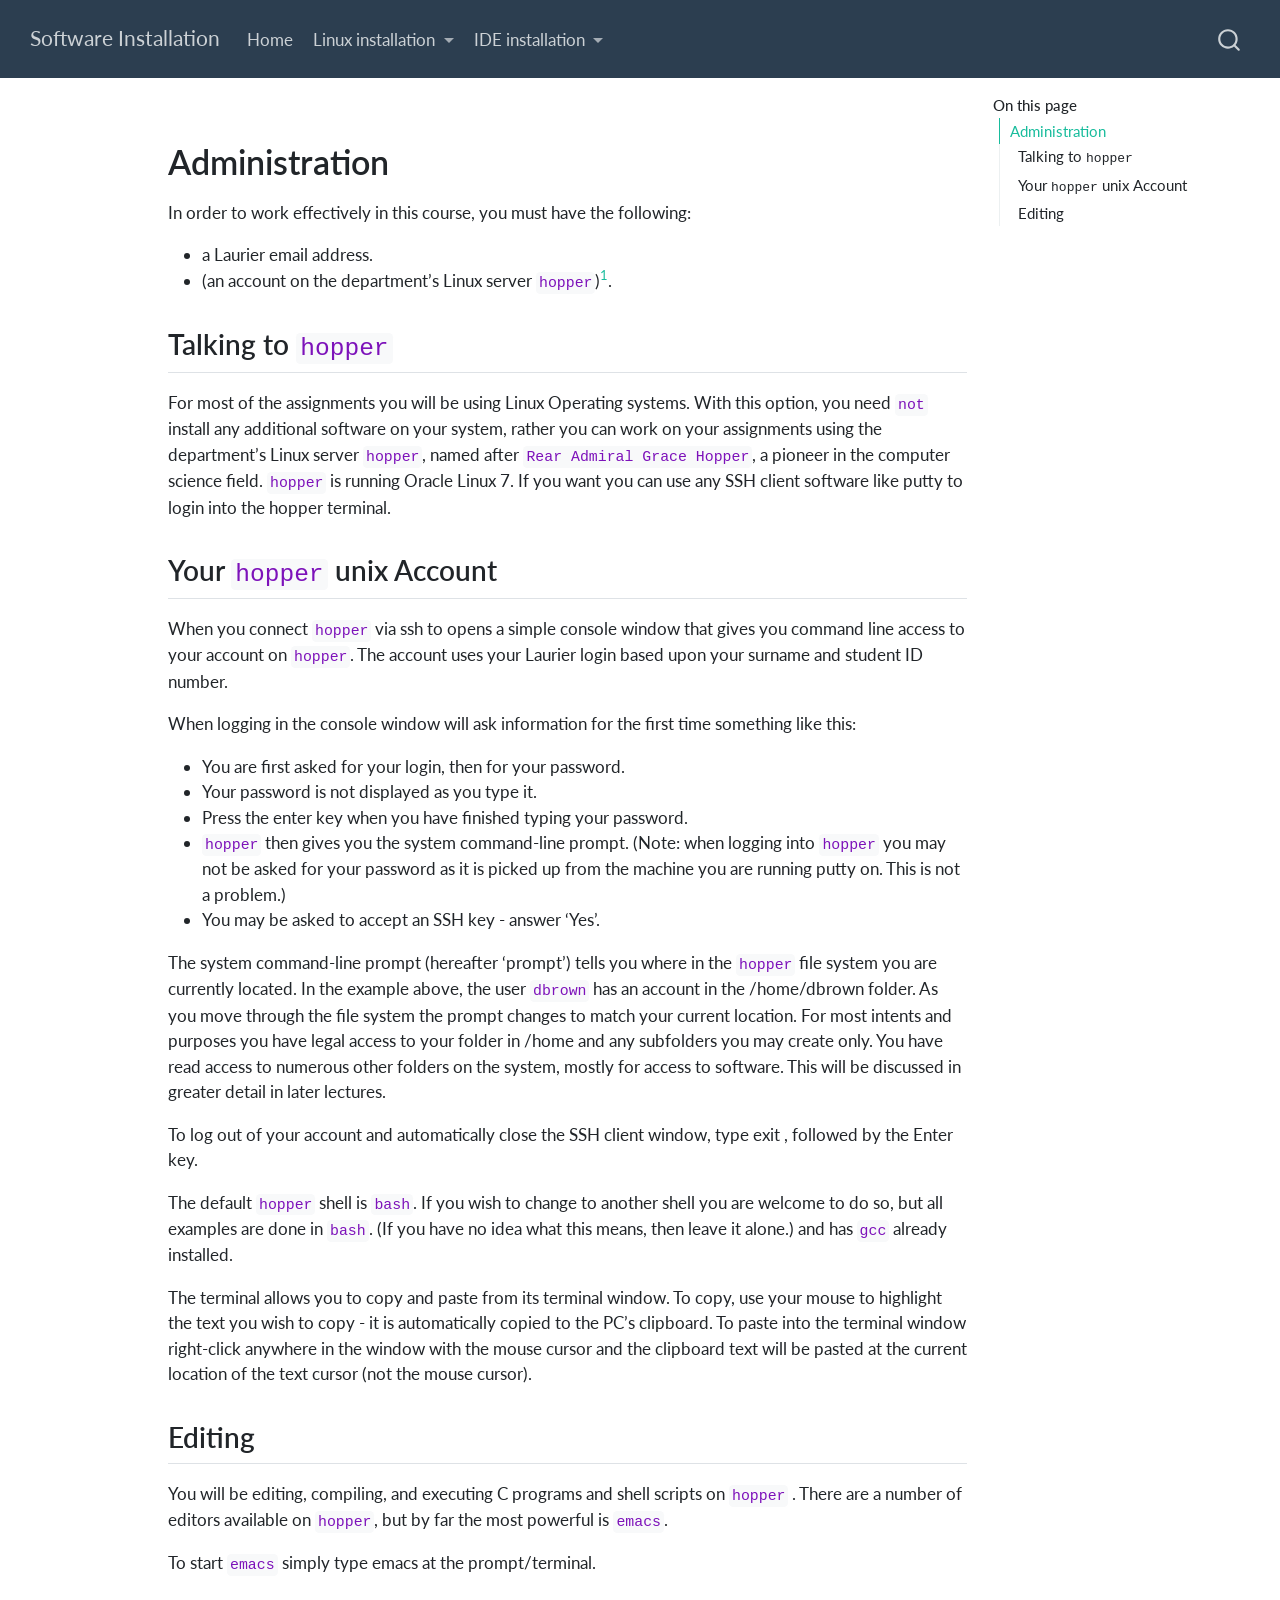
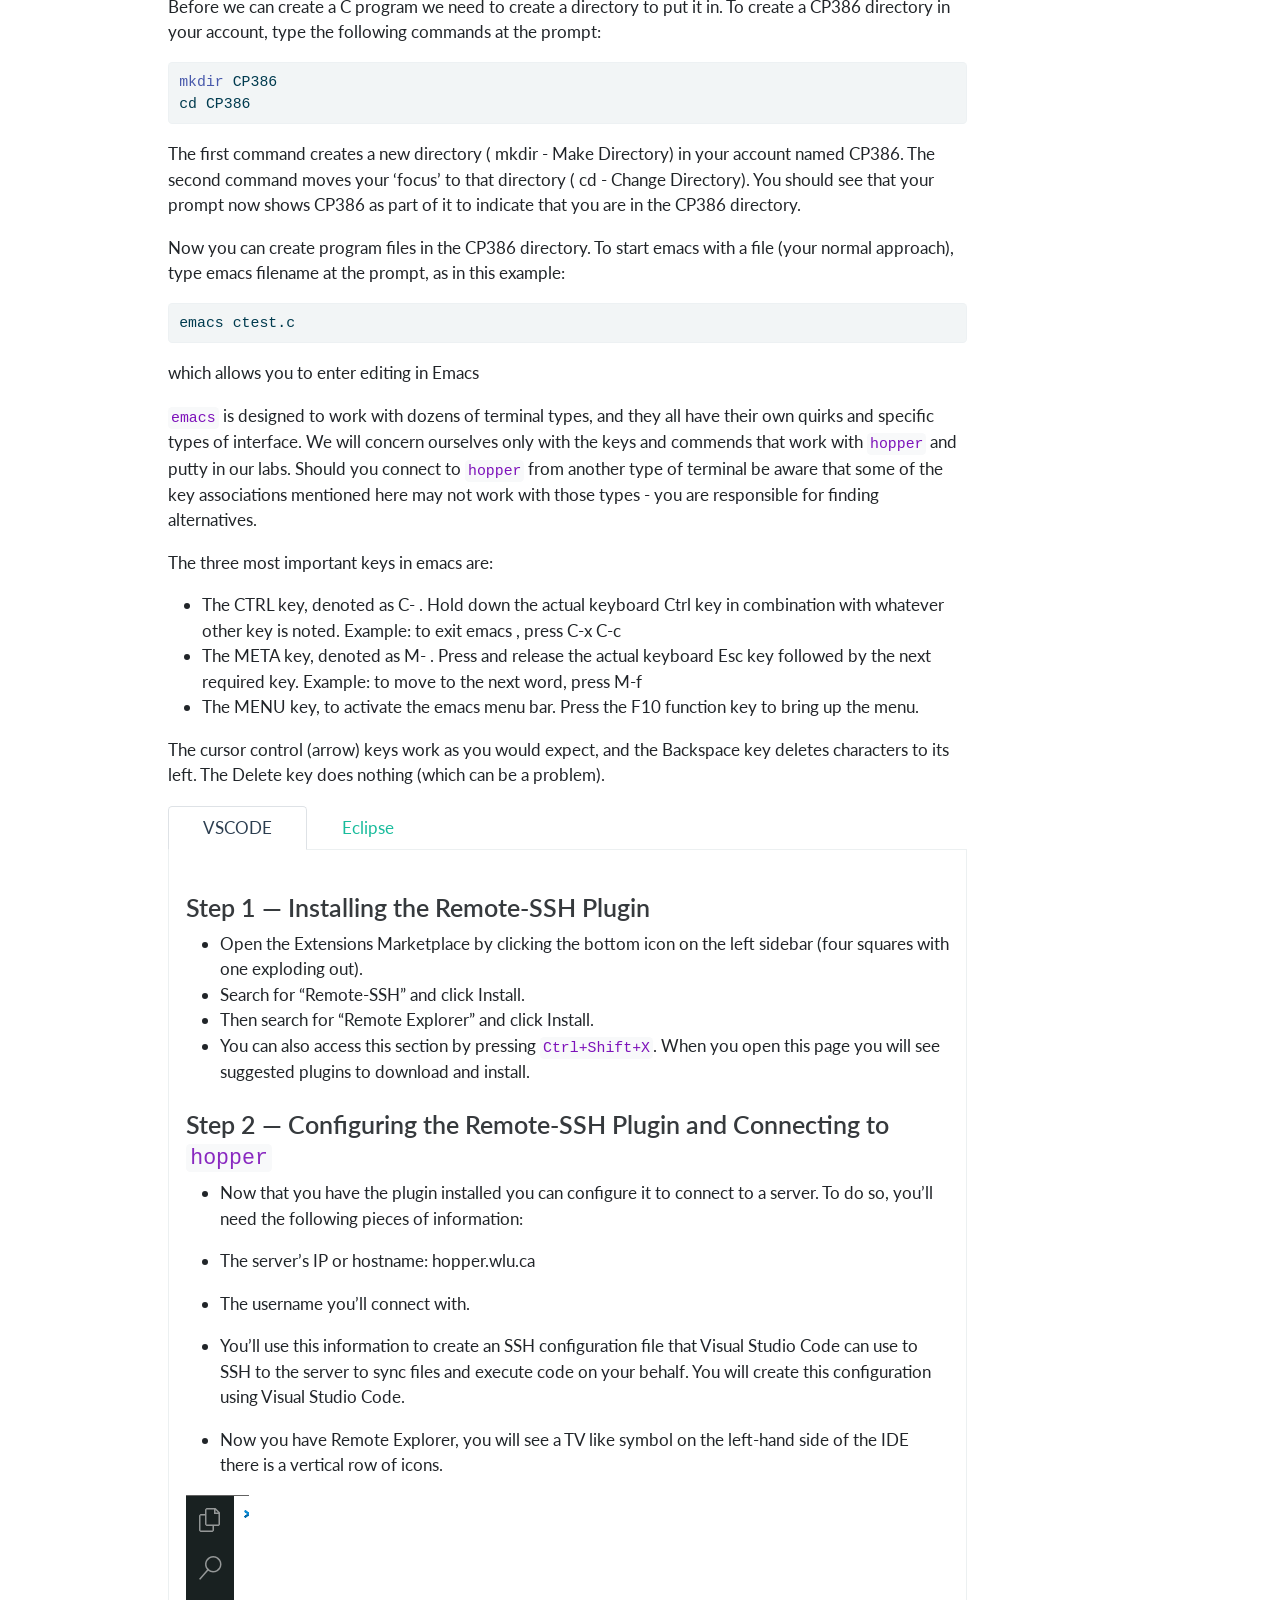
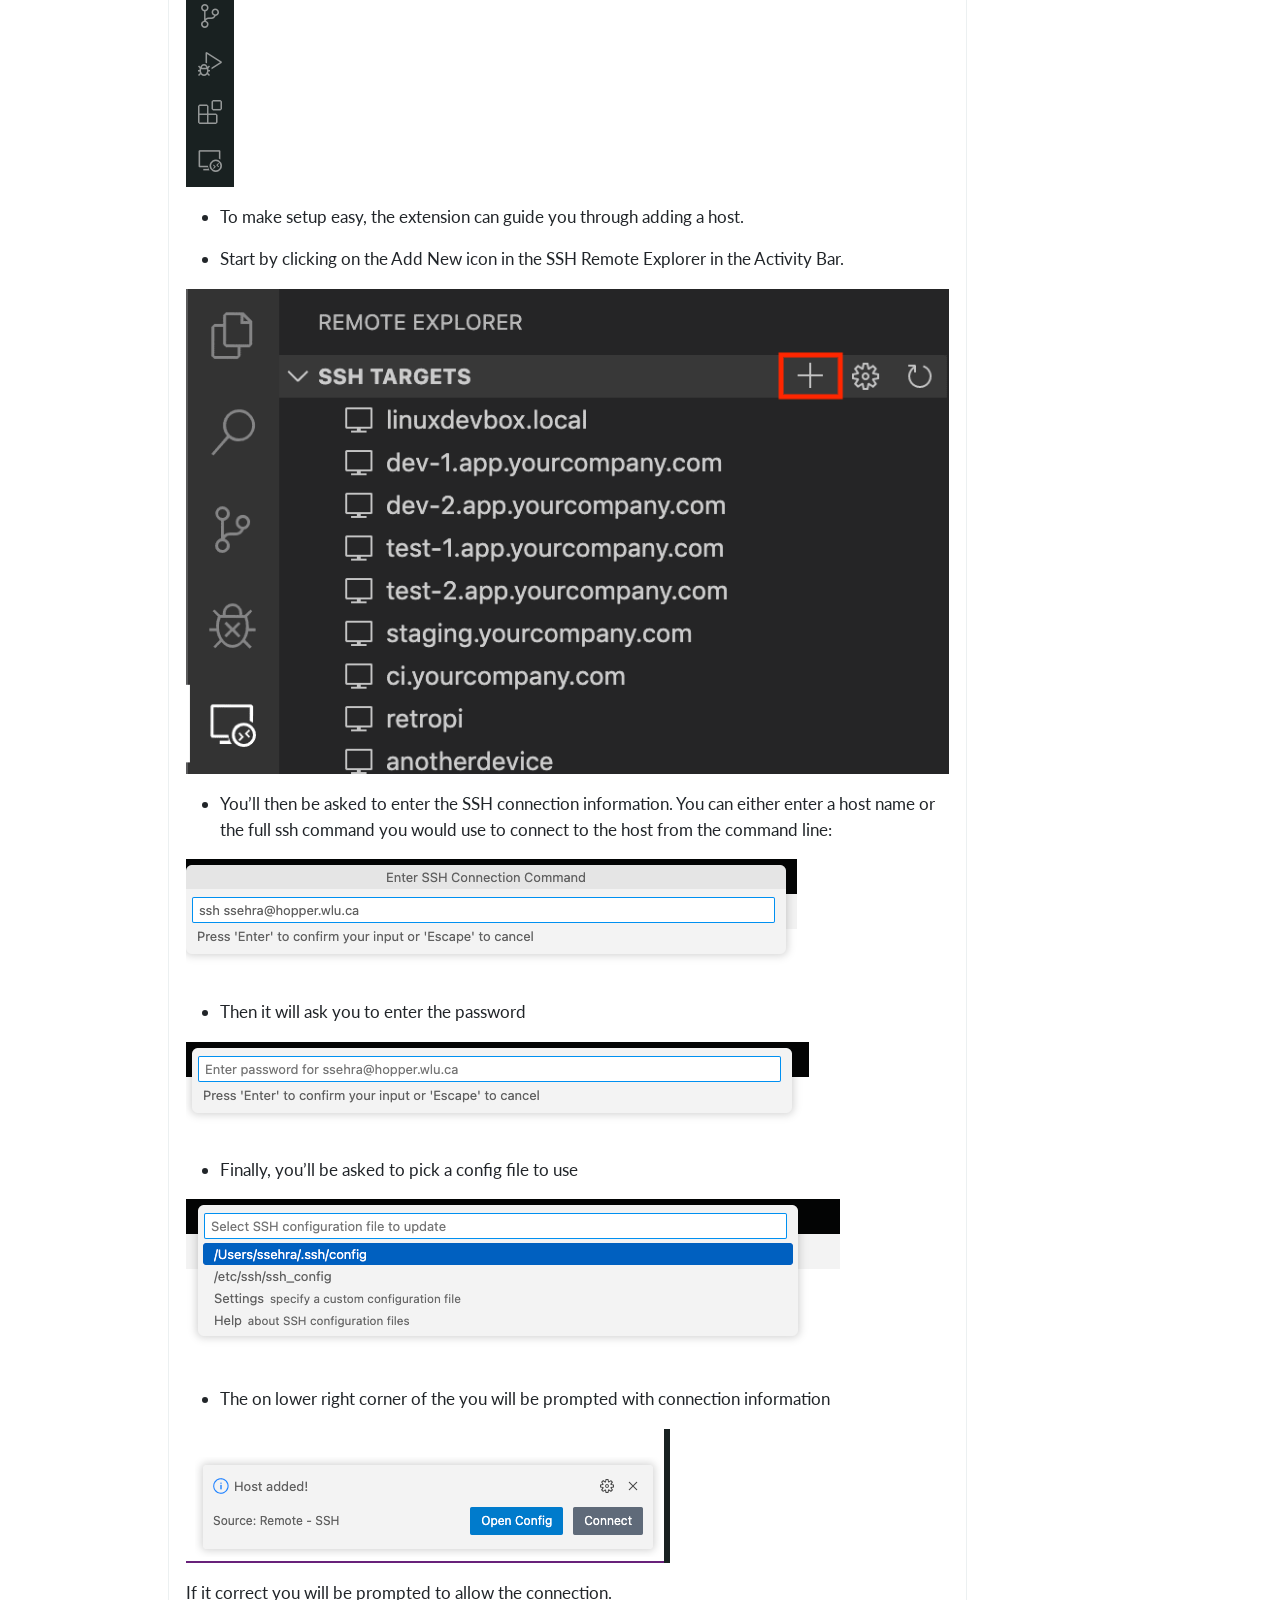
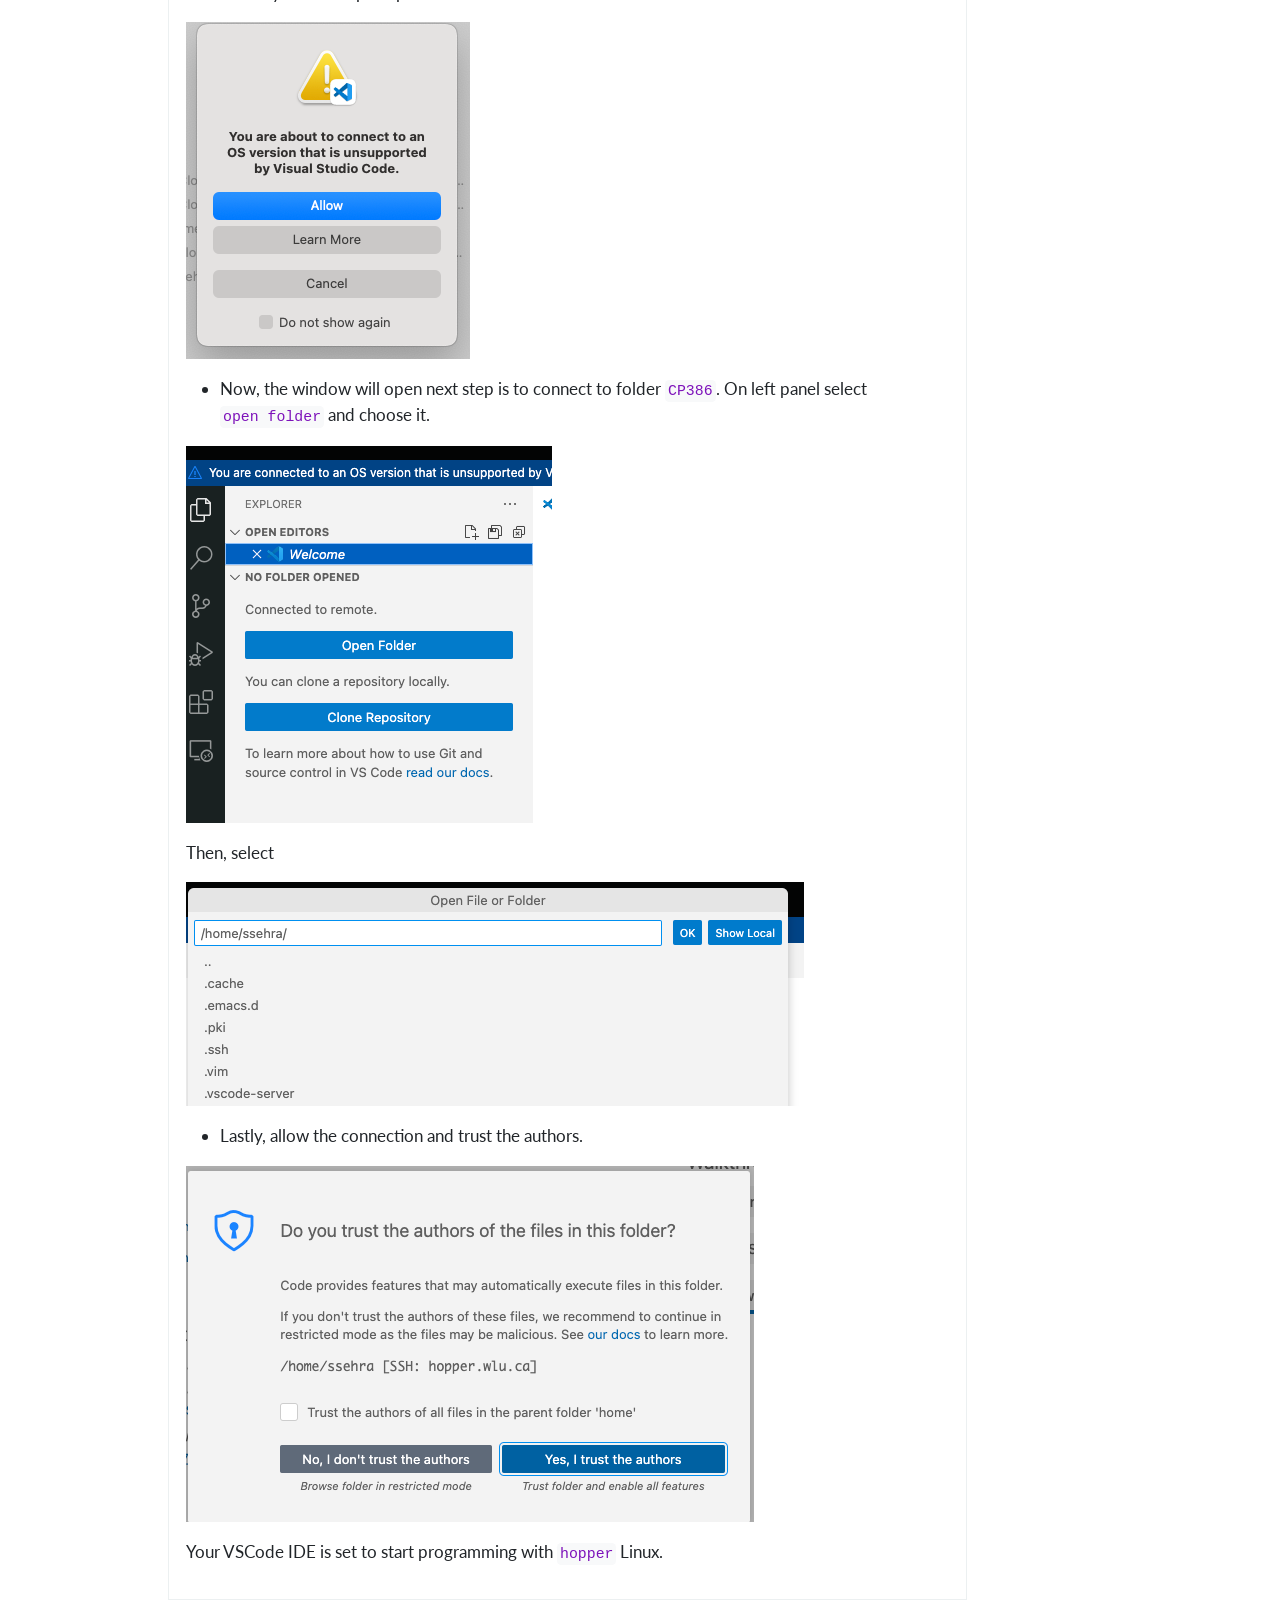
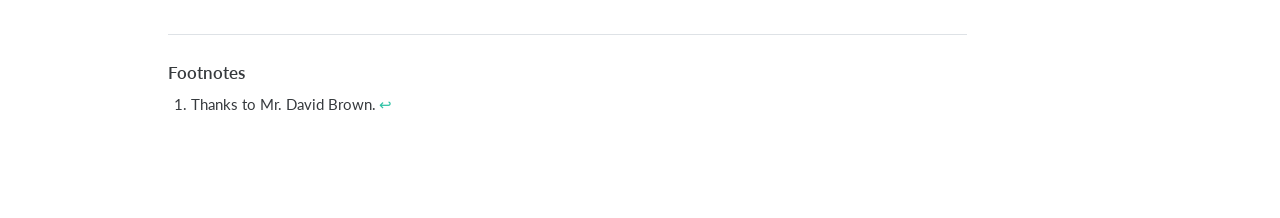
<file: docs/hopper.html>
<!DOCTYPE html>
<html xmlns="http://www.w3.org/1999/xhtml" lang="en" xml:lang="en"><head>

<meta charset="utf-8">
<meta name="generator" content="quarto-1.6.33">

<meta name="viewport" content="width=device-width, initial-scale=1.0, user-scalable=yes">


<title>hopper – Software Installation</title>
<style>
code{white-space: pre-wrap;}
span.smallcaps{font-variant: small-caps;}
div.columns{display: flex; gap: min(4vw, 1.5em);}
div.column{flex: auto; overflow-x: auto;}
div.hanging-indent{margin-left: 1.5em; text-indent: -1.5em;}
ul.task-list{list-style: none;}
ul.task-list li input[type="checkbox"] {
  width: 0.8em;
  margin: 0 0.8em 0.2em -1em; /* quarto-specific, see https://github.com/quarto-dev/quarto-cli/issues/4556 */ 
  vertical-align: middle;
}
/* CSS for syntax highlighting */
pre > code.sourceCode { white-space: pre; position: relative; }
pre > code.sourceCode > span { line-height: 1.25; }
pre > code.sourceCode > span:empty { height: 1.2em; }
.sourceCode { overflow: visible; }
code.sourceCode > span { color: inherit; text-decoration: inherit; }
div.sourceCode { margin: 1em 0; }
pre.sourceCode { margin: 0; }
@media screen {
div.sourceCode { overflow: auto; }
}
@media print {
pre > code.sourceCode { white-space: pre-wrap; }
pre > code.sourceCode > span { display: inline-block; text-indent: -5em; padding-left: 5em; }
}
pre.numberSource code
  { counter-reset: source-line 0; }
pre.numberSource code > span
  { position: relative; left: -4em; counter-increment: source-line; }
pre.numberSource code > span > a:first-child::before
  { content: counter(source-line);
    position: relative; left: -1em; text-align: right; vertical-align: baseline;
    border: none; display: inline-block;
    -webkit-touch-callout: none; -webkit-user-select: none;
    -khtml-user-select: none; -moz-user-select: none;
    -ms-user-select: none; user-select: none;
    padding: 0 4px; width: 4em;
  }
pre.numberSource { margin-left: 3em;  padding-left: 4px; }
div.sourceCode
  {   }
@media screen {
pre > code.sourceCode > span > a:first-child::before { text-decoration: underline; }
}
</style>


<script src="site_libs/quarto-nav/quarto-nav.js"></script>
<script src="site_libs/clipboard/clipboard.min.js"></script>
<script src="site_libs/quarto-search/autocomplete.umd.js"></script>
<script src="site_libs/quarto-search/fuse.min.js"></script>
<script src="site_libs/quarto-search/quarto-search.js"></script>
<meta name="quarto:offset" content="./">
<script src="site_libs/quarto-html/quarto.js"></script>
<script src="site_libs/quarto-html/popper.min.js"></script>
<script src="site_libs/quarto-html/tippy.umd.min.js"></script>
<script src="site_libs/quarto-html/anchor.min.js"></script>
<link href="site_libs/quarto-html/tippy.css" rel="stylesheet">
<link href="site_libs/quarto-html/quarto-syntax-highlighting-07ba0ad10f5680c660e360ac31d2f3b6.css" rel="stylesheet" id="quarto-text-highlighting-styles">
<script src="site_libs/bootstrap/bootstrap.min.js"></script>
<link href="site_libs/bootstrap/bootstrap-icons.css" rel="stylesheet">
<link href="site_libs/bootstrap/bootstrap-c11f346aa8cd6bcbe95dea20c43efb91.min.css" rel="stylesheet" append-hash="true" id="quarto-bootstrap" data-mode="light">
<script id="quarto-search-options" type="application/json">{
  "location": "navbar",
  "copy-button": false,
  "collapse-after": 3,
  "panel-placement": "end",
  "type": "overlay",
  "limit": 50,
  "keyboard-shortcut": [
    "f",
    "/",
    "s"
  ],
  "show-item-context": false,
  "language": {
    "search-no-results-text": "No results",
    "search-matching-documents-text": "matching documents",
    "search-copy-link-title": "Copy link to search",
    "search-hide-matches-text": "Hide additional matches",
    "search-more-match-text": "more match in this document",
    "search-more-matches-text": "more matches in this document",
    "search-clear-button-title": "Clear",
    "search-text-placeholder": "",
    "search-detached-cancel-button-title": "Cancel",
    "search-submit-button-title": "Submit",
    "search-label": "Search"
  }
}</script>


<link rel="stylesheet" href="styles.css">
</head>

<body class="nav-fixed">

<div id="quarto-search-results"></div>
  <header id="quarto-header" class="headroom fixed-top">
    <nav class="navbar navbar-expand-lg " data-bs-theme="dark">
      <div class="navbar-container container-fluid">
      <div class="navbar-brand-container mx-auto">
    <a class="navbar-brand" href="./index.html">
    <span class="navbar-title">Software Installation</span>
    </a>
  </div>
            <div id="quarto-search" class="" title="Search"></div>
          <button class="navbar-toggler" type="button" data-bs-toggle="collapse" data-bs-target="#navbarCollapse" aria-controls="navbarCollapse" role="menu" aria-expanded="false" aria-label="Toggle navigation" onclick="if (window.quartoToggleHeadroom) { window.quartoToggleHeadroom(); }">
  <span class="navbar-toggler-icon"></span>
</button>
          <div class="collapse navbar-collapse" id="navbarCollapse">
            <ul class="navbar-nav navbar-nav-scroll me-auto">
  <li class="nav-item">
    <a class="nav-link" href="./index.html"> 
<span class="menu-text">Home</span></a>
  </li>  
  <li class="nav-item dropdown ">
    <a class="nav-link dropdown-toggle" href="#" id="nav-menu-linux-installation" role="link" data-bs-toggle="dropdown" aria-expanded="false">
 <span class="menu-text">Linux installation</span>
    </a>
    <ul class="dropdown-menu" aria-labelledby="nav-menu-linux-installation">    
        <li>
    <a class="dropdown-item" href="./linux_wsl2.html">
 <span class="dropdown-text">Linux Installation using WSL2</span></a>
  </li>  
        <li>
    <a class="dropdown-item" href="./linux_docker.html">
 <span class="dropdown-text">Linux Installation using Docker Containers</span></a>
  </li>  
    </ul>
  </li>
  <li class="nav-item dropdown ">
    <a class="nav-link dropdown-toggle" href="#" id="nav-menu-ide-installation" role="link" data-bs-toggle="dropdown" aria-expanded="false">
 <span class="menu-text">IDE installation</span>
    </a>
    <ul class="dropdown-menu" aria-labelledby="nav-menu-ide-installation">    
        <li>
    <a class="dropdown-item" href="./vscode.html">
 <span class="dropdown-text">Visual Studio Code Installation</span></a>
  </li>  
        <li>
    <a class="dropdown-item" href="./eclipse.html">
 <span class="dropdown-text">Eclipse IDE for C Programming</span></a>
  </li>  
    </ul>
  </li>
</ul>
          </div> <!-- /navcollapse -->
            <div class="quarto-navbar-tools">
</div>
      </div> <!-- /container-fluid -->
    </nav>
</header>
<!-- content -->
<div id="quarto-content" class="quarto-container page-columns page-rows-contents page-layout-article page-navbar">
<!-- sidebar -->
<!-- margin-sidebar -->
    <div id="quarto-margin-sidebar" class="sidebar margin-sidebar">
        <nav id="TOC" role="doc-toc" class="toc-active">
    <h2 id="toc-title">On this page</h2>
   
  <ul>
  <li><a href="#administration" id="toc-administration" class="nav-link active" data-scroll-target="#administration">Administration</a>
  <ul class="collapse">
  <li><a href="#talking-to-hopper" id="toc-talking-to-hopper" class="nav-link" data-scroll-target="#talking-to-hopper">Talking to <code>hopper</code></a></li>
  <li><a href="#your-hopper-unix-account" id="toc-your-hopper-unix-account" class="nav-link" data-scroll-target="#your-hopper-unix-account">Your <code>hopper</code> unix Account</a></li>
  <li><a href="#editing" id="toc-editing" class="nav-link" data-scroll-target="#editing">Editing</a></li>
  </ul></li>
  </ul>
</nav>
    </div>
<!-- main -->
<main class="content" id="quarto-document-content"><header id="title-block-header" class="quarto-title-block"></header>




<section id="administration" class="level1">
<h1>Administration</h1>
<p>In order to work effectively in this course, you must have the following:</p>
<ul>
<li>a Laurier email address.</li>
<li>(an account on the department’s Linux server <code>hopper</code>)<a href="#fn1" class="footnote-ref" id="fnref1" role="doc-noteref"><sup>1</sup></a>.</li>
</ul>
<section id="talking-to-hopper" class="level2">
<h2 class="anchored" data-anchor-id="talking-to-hopper">Talking to <code>hopper</code></h2>
<p>For most of the assignments you will be using Linux Operating systems. With this option, you need <code>not</code> install any additional software on your system, rather you can work on your assignments using the department’s Linux server <code>hopper</code>, named after <code>Rear Admiral Grace Hopper</code>, a pioneer in the computer science field. <code>hopper</code> is running Oracle Linux 7. If you want you can use any SSH client software like putty to login into the hopper terminal.</p>
</section>
<section id="your-hopper-unix-account" class="level2">
<h2 class="anchored" data-anchor-id="your-hopper-unix-account">Your <code>hopper</code> unix Account</h2>
<p>When you connect <code>hopper</code> via ssh to opens a simple console window that gives you command line access to your account on <code>hopper</code>. The account uses your Laurier login based upon your surname and student ID number.</p>
<p>When logging in the console window will ask information for the first time something like this:</p>
<ul>
<li>You are first asked for your login, then for your password.</li>
<li>Your password is not displayed as you type it.</li>
<li>Press the enter key when you have finished typing your password.</li>
<li><code>hopper</code> then gives you the system command-line prompt. (Note: when logging into <code>hopper</code> you may not be asked for your password as it is picked up from the machine you are running putty on. This is not a problem.)</li>
<li>You may be asked to accept an SSH key - answer ‘Yes’.</li>
</ul>
<p>The system command-line prompt (hereafter ‘prompt’) tells you where in the <code>hopper</code> file system you are currently located. In the example above, the user <code>dbrown</code> has an account in the /home/dbrown folder. As you move through the file system the prompt changes to match your current location. For most intents and purposes you have legal access to your folder in /home and any subfolders you may create only. You have read access to numerous other folders on the system, mostly for access to software. This will be discussed in greater detail in later lectures.</p>
<p>To log out of your account and automatically close the SSH client window, type exit , followed by the Enter key.</p>
<p>The default <code>hopper</code> shell is <code>bash</code>. If you wish to change to another shell you are welcome to do so, but all examples are done in <code>bash</code>. (If you have no idea what this means, then leave it alone.) and has <code>gcc</code> already installed.</p>
<p>The terminal allows you to copy and paste from its terminal window. To copy, use your mouse to highlight the text you wish to copy - it is automatically copied to the PC’s clipboard. To paste into the terminal window right-click anywhere in the window with the mouse cursor and the clipboard text will be pasted at the current location of the text cursor (not the mouse cursor).</p>
</section>
<section id="editing" class="level2">
<h2 class="anchored" data-anchor-id="editing">Editing</h2>
<p>You will be editing, compiling, and executing C programs and shell scripts on <code>hopper</code> . There are a number of editors available on <code>hopper</code>, but by far the most powerful is <code>emacs</code>.</p>
<p>To start <code>emacs</code> simply type emacs at the prompt/terminal.</p>
<p>Before we can create a C program we need to create a directory to put it in. To create a CP386 directory in your account, type the following commands at the prompt:</p>
<div class="sourceCode" id="cb1"><pre class="sourceCode bash code-with-copy"><code class="sourceCode bash"><span id="cb1-1"><a href="#cb1-1" aria-hidden="true" tabindex="-1"></a><span class="fu">mkdir</span> CP386</span>
<span id="cb1-2"><a href="#cb1-2" aria-hidden="true" tabindex="-1"></a><span class="bu">cd</span> CP386</span></code><button title="Copy to Clipboard" class="code-copy-button"><i class="bi"></i></button></pre></div>
<p>The first command creates a new directory ( mkdir - Make Directory) in your account named CP386. The second command moves your ‘focus’ to that directory ( cd - Change Directory). You should see that your prompt now shows CP386 as part of it to indicate that you are in the CP386 directory.</p>
<p>Now you can create program files in the CP386 directory. To start emacs with a file (your normal approach), type emacs filename at the prompt, as in this example:</p>
<div class="sourceCode" id="cb2"><pre class="sourceCode bash code-with-copy"><code class="sourceCode bash"><span id="cb2-1"><a href="#cb2-1" aria-hidden="true" tabindex="-1"></a><span class="ex">emacs</span> ctest.c</span></code><button title="Copy to Clipboard" class="code-copy-button"><i class="bi"></i></button></pre></div>
<p>which allows you to enter editing in Emacs</p>
<p><code>emacs</code> is designed to work with dozens of terminal types, and they all have their own quirks and specific types of interface. We will concern ourselves only with the keys and commends that work with <code>hopper</code> and putty in our labs. Should you connect to <code>hopper</code> from another type of terminal be aware that some of the key associations mentioned here may not work with those types - you are responsible for finding alternatives.</p>
<p>The three most important keys in emacs are:</p>
<ul>
<li>The CTRL key, denoted as C- . Hold down the actual keyboard Ctrl key in combination with whatever other key is noted. Example: to exit emacs , press C-x C-c</li>
<li>The META key, denoted as M- . Press and release the actual keyboard Esc key followed by the next required key. Example: to move to the next word, press M-f</li>
<li>The MENU key, to activate the emacs menu bar. Press the F10 function key to bring up the menu.</li>
</ul>
<p>The cursor control (arrow) keys work as you would expect, and the Backspace key deletes characters to its left. The Delete key does nothing (which can be a problem).</p>
<div class="tabset-margin-container"></div><div class="panel-tabset">
<ul class="nav nav-tabs" role="tablist"><li class="nav-item" role="presentation"><a class="nav-link active" id="tabset-1-1-tab" data-bs-toggle="tab" data-bs-target="#tabset-1-1" role="tab" aria-controls="tabset-1-1" aria-selected="true">VSCODE</a></li><li class="nav-item" role="presentation"><a class="nav-link" id="tabset-1-2-tab" data-bs-toggle="tab" data-bs-target="#tabset-1-2" role="tab" aria-controls="tabset-1-2" aria-selected="false">Eclipse</a></li></ul>
<div class="tab-content">
<div id="tabset-1-1" class="tab-pane active" role="tabpanel" aria-labelledby="tabset-1-1-tab">
<section id="step-1-installing-the-remote-ssh-plugin" class="level3">
<h3 class="anchored" data-anchor-id="step-1-installing-the-remote-ssh-plugin">Step 1 — Installing the Remote-SSH Plugin</h3>
<ul>
<li>Open the Extensions Marketplace by clicking the bottom icon on the left sidebar (four squares with one exploding out).</li>
<li>Search for “Remote-SSH” and click Install.</li>
<li>Then search for “Remote Explorer” and click Install.</li>
<li>You can also access this section by pressing <code>Ctrl+Shift+X</code>. When you open this page you will see suggested plugins to download and install.</li>
</ul>
</section>
<section id="step-2-configuring-the-remote-ssh-plugin-and-connecting-to-hopper" class="level3">
<h3 class="anchored" data-anchor-id="step-2-configuring-the-remote-ssh-plugin-and-connecting-to-hopper">Step 2 — Configuring the Remote-SSH Plugin and Connecting to <code>hopper</code></h3>
<ul>
<li><p>Now that you have the plugin installed you can configure it to connect to a server. To do so, you’ll need the following pieces of information:</p></li>
<li><p>The server’s IP or hostname: hopper.wlu.ca</p></li>
<li><p>The username you’ll connect with.</p></li>
<li><p>You’ll use this information to create an SSH configuration file that Visual Studio Code can use to SSH to the server to sync files and execute code on your behalf. You will create this configuration using Visual Studio Code.</p></li>
<li><p>Now you have Remote Explorer, you will see a TV like symbol on the left-hand side of the IDE there is a vertical row of icons.</p></li>
</ul>
<p><img src="images/icons.png" class="img-fluid"></p>
<ul>
<li><p>To make setup easy, the extension can guide you through adding a host.</p></li>
<li><p>Start by clicking on the Add New icon in the SSH Remote Explorer in the Activity Bar.</p></li>
</ul>
<p><img src="images/ssh-explorer-add-new.png" class="img-fluid"></p>
<ul>
<li>You’ll then be asked to enter the SSH connection information. You can either enter a host name or the full ssh command you would use to connect to the host from the command line:</li>
</ul>
<p><img src="images/login.png" class="img-fluid"></p>
<ul>
<li>Then it will ask you to enter the password</li>
</ul>
<p><img src="images/password.png" class="img-fluid"></p>
<ul>
<li>Finally, you’ll be asked to pick a config file to use</li>
</ul>
<p><img src="images/ssh.png" class="img-fluid"></p>
<ul>
<li>The on lower right corner of the you will be prompted with connection information</li>
</ul>
<p><img src="images/connect.png" class="img-fluid"></p>
<p>If it correct you will be prompted to allow the connection.</p>
<p><img src="images/allow.png" class="img-fluid"></p>
<ul>
<li>Now, the window will open next step is to connect to folder <code>CP386</code>. On left panel select <code>open folder</code> and choose it.</li>
</ul>
<p><img src="images/openfolder1.png" class="img-fluid"></p>
<p>Then, select</p>
<p><img src="images/openfolder.png" class="img-fluid"></p>
<ul>
<li>Lastly, allow the connection and trust the authors.</li>
</ul>
<p><img src="images/trust.png" class="img-fluid"></p>
<p>Your VSCode IDE is set to start programming with <code>hopper</code> Linux.</p>
</section>
</div>
<div id="tabset-1-2" class="tab-pane" role="tabpanel" aria-labelledby="tabset-1-2-tab">
<section id="use-remote-system-explorer-eclipse-plugin" class="level3">
<h3 class="anchored" data-anchor-id="use-remote-system-explorer-eclipse-plugin">Use Remote System Explorer Eclipse Plugin:</h3>
<ul>
<li>To code directly with VirtualBox Ubuntu Machine on all the operating systems, follow below steps to install Remote System Explorer plugin to Eclipse:</li>
<li>To get Remote System Explorer via Software Updates: From your running instance of Eclipse, choose Help &gt; Install New Software…. to open the software installation wizard.</li>
<li>In case an update site is not pre-configured, visit https://www.eclipse.org/tm/downloads.php for finding the latest update site to use.</li>
<li>Type “Remote” in the filter box and press ENTER to find the RSE downloads; for the stand-alone Terminal view, find “Terminal”. Select what you want to install and finish the wizard.</li>
</ul>
<div class="quarto-figure quarto-figure-center">
<figure class="figure">
<p><img src="images/Picture1.png" class="img-fluid figure-img"></p>
<figcaption>RSE and Terminal Update website</figcaption>
</figure>
</div>
</section>
<section id="open-the-rse-perspective" class="level3">
<h3 class="anchored" data-anchor-id="open-the-rse-perspective">Open the RSE Perspective:</h3>
<p>The first step to connect with Remote Machine (Ubuntu Machine on VirtualBox) is to open the RSE Perspective. Follow the steps below to begin this process.</p>
<ol type="1">
<li>Open the Eclipse application</li>
<li>Select Window -&gt; Open Perspective -&gt; Other…</li>
<li>Select Remote System Explorer as shown in Figure below. The list of available perspectives may differ depending on which plugins are installed in Eclipse.</li>
</ol>
<div class="quarto-figure quarto-figure-center">
<figure class="figure">
<p><img src="images/Picture2.png" class="img-fluid figure-img"></p>
<figcaption>Open Perspective Dialog</figcaption>
</figure>
</div>
</section>
<section id="create-a-remote-connection" class="level3">
<h3 class="anchored" data-anchor-id="create-a-remote-connection">Create a Remote Connection:</h3>
<p>This set of configuration steps assumes that Eclipse has the RSE Perspective active. Follow the steps:</p>
<ol type="1">
<li>Right-click anywhere in the Remote Systems view</li>
<li>Select New -&gt; Connection… (Figure below).</li>
<li>Select General -&gt; SSH Only (Figure below) and click Next &gt; in the Select Remote System Type dialog.</li>
</ol>
<div class="quarto-figure quarto-figure-center">
<figure class="figure">
<p><img src="images/Picture3.png" class="img-fluid figure-img"></p>
<figcaption>New Remote Connection</figcaption>
</figure>
</div>
<div class="quarto-figure quarto-figure-center">
<figure class="figure">
<p><img src="images/Picture4.png" class="img-fluid figure-img"></p>
<figcaption>Select Remote System Type</figcaption>
</figure>
</div>
</section>
<section id="enter-the-following-information" class="level3">
<h3 class="anchored" data-anchor-id="enter-the-following-information">Enter the following information:</h3>
<ul>
<li>Enter the hostname of the target home (hopper.wlu.ca) in the Host name: field</li>
<li>Optionally, enter a Connection name and Description</li>
<li>Leave all other options set to their defaults</li>
</ul>
</section>
<section id="initiate-an-rse-connection" class="level3">
<h3 class="anchored" data-anchor-id="initiate-an-rse-connection">Initiate an RSE Connection:</h3>
<p>To use the new connection:</p>
<ol type="1">
<li>Right-click on the new connection created above in the Remote Systems View.</li>
<li>Select Connect</li>
<li>Set the User ID to the LAURIER ID.</li>
<li>Set the your Laurier Password.</li>
</ol>
<p>Your Eclipse IDE is set to start programming with <code>hopper</code> Linux.</p>
</section>
</div>
</div>
</div>


</section>
</section>


<div id="quarto-appendix" class="default"><section id="footnotes" class="footnotes footnotes-end-of-document" role="doc-endnotes"><h2 class="anchored quarto-appendix-heading">Footnotes</h2>

<ol>
<li id="fn1"><p>Thanks to Mr.&nbsp;David Brown.<a href="#fnref1" class="footnote-back" role="doc-backlink">↩︎</a></p></li>
</ol>
</section></div></main> <!-- /main -->
<script id="quarto-html-after-body" type="application/javascript">
window.document.addEventListener("DOMContentLoaded", function (event) {
  const toggleBodyColorMode = (bsSheetEl) => {
    const mode = bsSheetEl.getAttribute("data-mode");
    const bodyEl = window.document.querySelector("body");
    if (mode === "dark") {
      bodyEl.classList.add("quarto-dark");
      bodyEl.classList.remove("quarto-light");
    } else {
      bodyEl.classList.add("quarto-light");
      bodyEl.classList.remove("quarto-dark");
    }
  }
  const toggleBodyColorPrimary = () => {
    const bsSheetEl = window.document.querySelector("link#quarto-bootstrap");
    if (bsSheetEl) {
      toggleBodyColorMode(bsSheetEl);
    }
  }
  toggleBodyColorPrimary();  
  const icon = "";
  const anchorJS = new window.AnchorJS();
  anchorJS.options = {
    placement: 'right',
    icon: icon
  };
  anchorJS.add('.anchored');
  const isCodeAnnotation = (el) => {
    for (const clz of el.classList) {
      if (clz.startsWith('code-annotation-')) {                     
        return true;
      }
    }
    return false;
  }
  const onCopySuccess = function(e) {
    // button target
    const button = e.trigger;
    // don't keep focus
    button.blur();
    // flash "checked"
    button.classList.add('code-copy-button-checked');
    var currentTitle = button.getAttribute("title");
    button.setAttribute("title", "Copied!");
    let tooltip;
    if (window.bootstrap) {
      button.setAttribute("data-bs-toggle", "tooltip");
      button.setAttribute("data-bs-placement", "left");
      button.setAttribute("data-bs-title", "Copied!");
      tooltip = new bootstrap.Tooltip(button, 
        { trigger: "manual", 
          customClass: "code-copy-button-tooltip",
          offset: [0, -8]});
      tooltip.show();    
    }
    setTimeout(function() {
      if (tooltip) {
        tooltip.hide();
        button.removeAttribute("data-bs-title");
        button.removeAttribute("data-bs-toggle");
        button.removeAttribute("data-bs-placement");
      }
      button.setAttribute("title", currentTitle);
      button.classList.remove('code-copy-button-checked');
    }, 1000);
    // clear code selection
    e.clearSelection();
  }
  const getTextToCopy = function(trigger) {
      const codeEl = trigger.previousElementSibling.cloneNode(true);
      for (const childEl of codeEl.children) {
        if (isCodeAnnotation(childEl)) {
          childEl.remove();
        }
      }
      return codeEl.innerText;
  }
  const clipboard = new window.ClipboardJS('.code-copy-button:not([data-in-quarto-modal])', {
    text: getTextToCopy
  });
  clipboard.on('success', onCopySuccess);
  if (window.document.getElementById('quarto-embedded-source-code-modal')) {
    // For code content inside modals, clipBoardJS needs to be initialized with a container option
    // TODO: Check when it could be a function (https://github.com/zenorocha/clipboard.js/issues/860)
    const clipboardModal = new window.ClipboardJS('.code-copy-button[data-in-quarto-modal]', {
      text: getTextToCopy,
      container: window.document.getElementById('quarto-embedded-source-code-modal')
    });
    clipboardModal.on('success', onCopySuccess);
  }
    var localhostRegex = new RegExp(/^(?:http|https):\/\/localhost\:?[0-9]*\//);
    var mailtoRegex = new RegExp(/^mailto:/);
      var filterRegex = new RegExp('/' + window.location.host + '/');
    var isInternal = (href) => {
        return filterRegex.test(href) || localhostRegex.test(href) || mailtoRegex.test(href);
    }
    // Inspect non-navigation links and adorn them if external
 	var links = window.document.querySelectorAll('a[href]:not(.nav-link):not(.navbar-brand):not(.toc-action):not(.sidebar-link):not(.sidebar-item-toggle):not(.pagination-link):not(.no-external):not([aria-hidden]):not(.dropdown-item):not(.quarto-navigation-tool):not(.about-link)');
    for (var i=0; i<links.length; i++) {
      const link = links[i];
      if (!isInternal(link.href)) {
        // undo the damage that might have been done by quarto-nav.js in the case of
        // links that we want to consider external
        if (link.dataset.originalHref !== undefined) {
          link.href = link.dataset.originalHref;
        }
      }
    }
  function tippyHover(el, contentFn, onTriggerFn, onUntriggerFn) {
    const config = {
      allowHTML: true,
      maxWidth: 500,
      delay: 100,
      arrow: false,
      appendTo: function(el) {
          return el.parentElement;
      },
      interactive: true,
      interactiveBorder: 10,
      theme: 'quarto',
      placement: 'bottom-start',
    };
    if (contentFn) {
      config.content = contentFn;
    }
    if (onTriggerFn) {
      config.onTrigger = onTriggerFn;
    }
    if (onUntriggerFn) {
      config.onUntrigger = onUntriggerFn;
    }
    window.tippy(el, config); 
  }
  const noterefs = window.document.querySelectorAll('a[role="doc-noteref"]');
  for (var i=0; i<noterefs.length; i++) {
    const ref = noterefs[i];
    tippyHover(ref, function() {
      // use id or data attribute instead here
      let href = ref.getAttribute('data-footnote-href') || ref.getAttribute('href');
      try { href = new URL(href).hash; } catch {}
      const id = href.replace(/^#\/?/, "");
      const note = window.document.getElementById(id);
      if (note) {
        return note.innerHTML;
      } else {
        return "";
      }
    });
  }
  const xrefs = window.document.querySelectorAll('a.quarto-xref');
  const processXRef = (id, note) => {
    // Strip column container classes
    const stripColumnClz = (el) => {
      el.classList.remove("page-full", "page-columns");
      if (el.children) {
        for (const child of el.children) {
          stripColumnClz(child);
        }
      }
    }
    stripColumnClz(note)
    if (id === null || id.startsWith('sec-')) {
      // Special case sections, only their first couple elements
      const container = document.createElement("div");
      if (note.children && note.children.length > 2) {
        container.appendChild(note.children[0].cloneNode(true));
        for (let i = 1; i < note.children.length; i++) {
          const child = note.children[i];
          if (child.tagName === "P" && child.innerText === "") {
            continue;
          } else {
            container.appendChild(child.cloneNode(true));
            break;
          }
        }
        if (window.Quarto?.typesetMath) {
          window.Quarto.typesetMath(container);
        }
        return container.innerHTML
      } else {
        if (window.Quarto?.typesetMath) {
          window.Quarto.typesetMath(note);
        }
        return note.innerHTML;
      }
    } else {
      // Remove any anchor links if they are present
      const anchorLink = note.querySelector('a.anchorjs-link');
      if (anchorLink) {
        anchorLink.remove();
      }
      if (window.Quarto?.typesetMath) {
        window.Quarto.typesetMath(note);
      }
      // TODO in 1.5, we should make sure this works without a callout special case
      if (note.classList.contains("callout")) {
        return note.outerHTML;
      } else {
        return note.innerHTML;
      }
    }
  }
  for (var i=0; i<xrefs.length; i++) {
    const xref = xrefs[i];
    tippyHover(xref, undefined, function(instance) {
      instance.disable();
      let url = xref.getAttribute('href');
      let hash = undefined; 
      if (url.startsWith('#')) {
        hash = url;
      } else {
        try { hash = new URL(url).hash; } catch {}
      }
      if (hash) {
        const id = hash.replace(/^#\/?/, "");
        const note = window.document.getElementById(id);
        if (note !== null) {
          try {
            const html = processXRef(id, note.cloneNode(true));
            instance.setContent(html);
          } finally {
            instance.enable();
            instance.show();
          }
        } else {
          // See if we can fetch this
          fetch(url.split('#')[0])
          .then(res => res.text())
          .then(html => {
            const parser = new DOMParser();
            const htmlDoc = parser.parseFromString(html, "text/html");
            const note = htmlDoc.getElementById(id);
            if (note !== null) {
              const html = processXRef(id, note);
              instance.setContent(html);
            } 
          }).finally(() => {
            instance.enable();
            instance.show();
          });
        }
      } else {
        // See if we can fetch a full url (with no hash to target)
        // This is a special case and we should probably do some content thinning / targeting
        fetch(url)
        .then(res => res.text())
        .then(html => {
          const parser = new DOMParser();
          const htmlDoc = parser.parseFromString(html, "text/html");
          const note = htmlDoc.querySelector('main.content');
          if (note !== null) {
            // This should only happen for chapter cross references
            // (since there is no id in the URL)
            // remove the first header
            if (note.children.length > 0 && note.children[0].tagName === "HEADER") {
              note.children[0].remove();
            }
            const html = processXRef(null, note);
            instance.setContent(html);
          } 
        }).finally(() => {
          instance.enable();
          instance.show();
        });
      }
    }, function(instance) {
    });
  }
      let selectedAnnoteEl;
      const selectorForAnnotation = ( cell, annotation) => {
        let cellAttr = 'data-code-cell="' + cell + '"';
        let lineAttr = 'data-code-annotation="' +  annotation + '"';
        const selector = 'span[' + cellAttr + '][' + lineAttr + ']';
        return selector;
      }
      const selectCodeLines = (annoteEl) => {
        const doc = window.document;
        const targetCell = annoteEl.getAttribute("data-target-cell");
        const targetAnnotation = annoteEl.getAttribute("data-target-annotation");
        const annoteSpan = window.document.querySelector(selectorForAnnotation(targetCell, targetAnnotation));
        const lines = annoteSpan.getAttribute("data-code-lines").split(",");
        const lineIds = lines.map((line) => {
          return targetCell + "-" + line;
        })
        let top = null;
        let height = null;
        let parent = null;
        if (lineIds.length > 0) {
            //compute the position of the single el (top and bottom and make a div)
            const el = window.document.getElementById(lineIds[0]);
            top = el.offsetTop;
            height = el.offsetHeight;
            parent = el.parentElement.parentElement;
          if (lineIds.length > 1) {
            const lastEl = window.document.getElementById(lineIds[lineIds.length - 1]);
            const bottom = lastEl.offsetTop + lastEl.offsetHeight;
            height = bottom - top;
          }
          if (top !== null && height !== null && parent !== null) {
            // cook up a div (if necessary) and position it 
            let div = window.document.getElementById("code-annotation-line-highlight");
            if (div === null) {
              div = window.document.createElement("div");
              div.setAttribute("id", "code-annotation-line-highlight");
              div.style.position = 'absolute';
              parent.appendChild(div);
            }
            div.style.top = top - 2 + "px";
            div.style.height = height + 4 + "px";
            div.style.left = 0;
            let gutterDiv = window.document.getElementById("code-annotation-line-highlight-gutter");
            if (gutterDiv === null) {
              gutterDiv = window.document.createElement("div");
              gutterDiv.setAttribute("id", "code-annotation-line-highlight-gutter");
              gutterDiv.style.position = 'absolute';
              const codeCell = window.document.getElementById(targetCell);
              const gutter = codeCell.querySelector('.code-annotation-gutter');
              gutter.appendChild(gutterDiv);
            }
            gutterDiv.style.top = top - 2 + "px";
            gutterDiv.style.height = height + 4 + "px";
          }
          selectedAnnoteEl = annoteEl;
        }
      };
      const unselectCodeLines = () => {
        const elementsIds = ["code-annotation-line-highlight", "code-annotation-line-highlight-gutter"];
        elementsIds.forEach((elId) => {
          const div = window.document.getElementById(elId);
          if (div) {
            div.remove();
          }
        });
        selectedAnnoteEl = undefined;
      };
        // Handle positioning of the toggle
    window.addEventListener(
      "resize",
      throttle(() => {
        elRect = undefined;
        if (selectedAnnoteEl) {
          selectCodeLines(selectedAnnoteEl);
        }
      }, 10)
    );
    function throttle(fn, ms) {
    let throttle = false;
    let timer;
      return (...args) => {
        if(!throttle) { // first call gets through
            fn.apply(this, args);
            throttle = true;
        } else { // all the others get throttled
            if(timer) clearTimeout(timer); // cancel #2
            timer = setTimeout(() => {
              fn.apply(this, args);
              timer = throttle = false;
            }, ms);
        }
      };
    }
      // Attach click handler to the DT
      const annoteDls = window.document.querySelectorAll('dt[data-target-cell]');
      for (const annoteDlNode of annoteDls) {
        annoteDlNode.addEventListener('click', (event) => {
          const clickedEl = event.target;
          if (clickedEl !== selectedAnnoteEl) {
            unselectCodeLines();
            const activeEl = window.document.querySelector('dt[data-target-cell].code-annotation-active');
            if (activeEl) {
              activeEl.classList.remove('code-annotation-active');
            }
            selectCodeLines(clickedEl);
            clickedEl.classList.add('code-annotation-active');
          } else {
            // Unselect the line
            unselectCodeLines();
            clickedEl.classList.remove('code-annotation-active');
          }
        });
      }
  const findCites = (el) => {
    const parentEl = el.parentElement;
    if (parentEl) {
      const cites = parentEl.dataset.cites;
      if (cites) {
        return {
          el,
          cites: cites.split(' ')
        };
      } else {
        return findCites(el.parentElement)
      }
    } else {
      return undefined;
    }
  };
  var bibliorefs = window.document.querySelectorAll('a[role="doc-biblioref"]');
  for (var i=0; i<bibliorefs.length; i++) {
    const ref = bibliorefs[i];
    const citeInfo = findCites(ref);
    if (citeInfo) {
      tippyHover(citeInfo.el, function() {
        var popup = window.document.createElement('div');
        citeInfo.cites.forEach(function(cite) {
          var citeDiv = window.document.createElement('div');
          citeDiv.classList.add('hanging-indent');
          citeDiv.classList.add('csl-entry');
          var biblioDiv = window.document.getElementById('ref-' + cite);
          if (biblioDiv) {
            citeDiv.innerHTML = biblioDiv.innerHTML;
          }
          popup.appendChild(citeDiv);
        });
        return popup.innerHTML;
      });
    }
  }
});
</script>
</div> <!-- /content -->




</body></html>
</file>
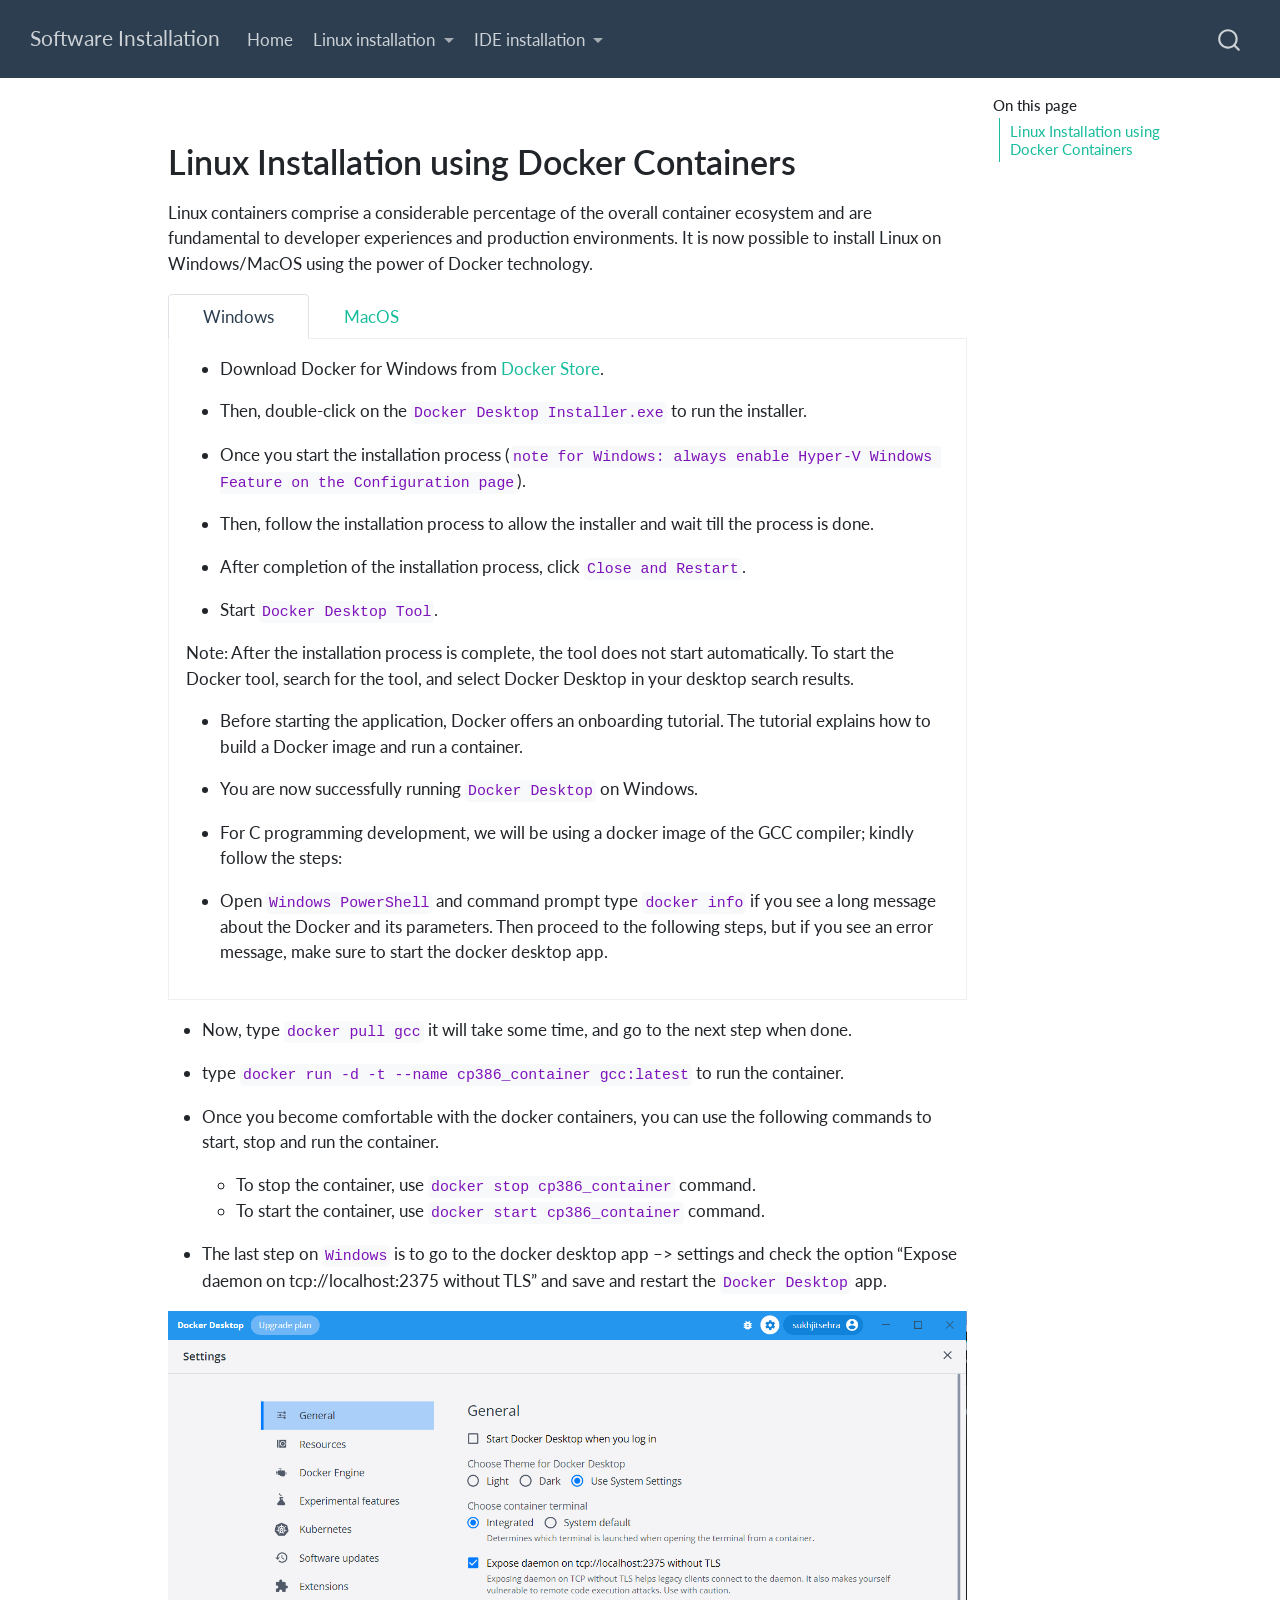
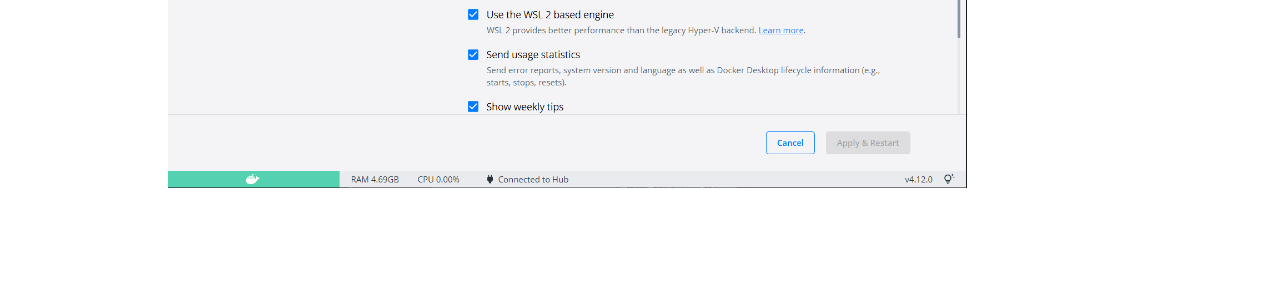
<file: docs/linux_docker.html>
<!DOCTYPE html>
<html xmlns="http://www.w3.org/1999/xhtml" lang="en" xml:lang="en"><head>

<meta charset="utf-8">
<meta name="generator" content="quarto-1.6.33">

<meta name="viewport" content="width=device-width, initial-scale=1.0, user-scalable=yes">


<title>linux_docker – Software Installation</title>
<style>
code{white-space: pre-wrap;}
span.smallcaps{font-variant: small-caps;}
div.columns{display: flex; gap: min(4vw, 1.5em);}
div.column{flex: auto; overflow-x: auto;}
div.hanging-indent{margin-left: 1.5em; text-indent: -1.5em;}
ul.task-list{list-style: none;}
ul.task-list li input[type="checkbox"] {
  width: 0.8em;
  margin: 0 0.8em 0.2em -1em; /* quarto-specific, see https://github.com/quarto-dev/quarto-cli/issues/4556 */ 
  vertical-align: middle;
}
</style>


<script src="site_libs/quarto-nav/quarto-nav.js"></script>
<script src="site_libs/clipboard/clipboard.min.js"></script>
<script src="site_libs/quarto-search/autocomplete.umd.js"></script>
<script src="site_libs/quarto-search/fuse.min.js"></script>
<script src="site_libs/quarto-search/quarto-search.js"></script>
<meta name="quarto:offset" content="./">
<script src="site_libs/quarto-html/quarto.js"></script>
<script src="site_libs/quarto-html/popper.min.js"></script>
<script src="site_libs/quarto-html/tippy.umd.min.js"></script>
<script src="site_libs/quarto-html/anchor.min.js"></script>
<link href="site_libs/quarto-html/tippy.css" rel="stylesheet">
<link href="site_libs/quarto-html/quarto-syntax-highlighting-07ba0ad10f5680c660e360ac31d2f3b6.css" rel="stylesheet" id="quarto-text-highlighting-styles">
<script src="site_libs/bootstrap/bootstrap.min.js"></script>
<link href="site_libs/bootstrap/bootstrap-icons.css" rel="stylesheet">
<link href="site_libs/bootstrap/bootstrap-c11f346aa8cd6bcbe95dea20c43efb91.min.css" rel="stylesheet" append-hash="true" id="quarto-bootstrap" data-mode="light">
<script id="quarto-search-options" type="application/json">{
  "location": "navbar",
  "copy-button": false,
  "collapse-after": 3,
  "panel-placement": "end",
  "type": "overlay",
  "limit": 50,
  "keyboard-shortcut": [
    "f",
    "/",
    "s"
  ],
  "show-item-context": false,
  "language": {
    "search-no-results-text": "No results",
    "search-matching-documents-text": "matching documents",
    "search-copy-link-title": "Copy link to search",
    "search-hide-matches-text": "Hide additional matches",
    "search-more-match-text": "more match in this document",
    "search-more-matches-text": "more matches in this document",
    "search-clear-button-title": "Clear",
    "search-text-placeholder": "",
    "search-detached-cancel-button-title": "Cancel",
    "search-submit-button-title": "Submit",
    "search-label": "Search"
  }
}</script>


<link rel="stylesheet" href="styles.css">
</head>

<body class="nav-fixed">

<div id="quarto-search-results"></div>
  <header id="quarto-header" class="headroom fixed-top">
    <nav class="navbar navbar-expand-lg " data-bs-theme="dark">
      <div class="navbar-container container-fluid">
      <div class="navbar-brand-container mx-auto">
    <a class="navbar-brand" href="./index.html">
    <span class="navbar-title">Software Installation</span>
    </a>
  </div>
            <div id="quarto-search" class="" title="Search"></div>
          <button class="navbar-toggler" type="button" data-bs-toggle="collapse" data-bs-target="#navbarCollapse" aria-controls="navbarCollapse" role="menu" aria-expanded="false" aria-label="Toggle navigation" onclick="if (window.quartoToggleHeadroom) { window.quartoToggleHeadroom(); }">
  <span class="navbar-toggler-icon"></span>
</button>
          <div class="collapse navbar-collapse" id="navbarCollapse">
            <ul class="navbar-nav navbar-nav-scroll me-auto">
  <li class="nav-item">
    <a class="nav-link" href="./index.html"> 
<span class="menu-text">Home</span></a>
  </li>  
  <li class="nav-item dropdown ">
    <a class="nav-link dropdown-toggle" href="#" id="nav-menu-linux-installation" role="link" data-bs-toggle="dropdown" aria-expanded="false">
 <span class="menu-text">Linux installation</span>
    </a>
    <ul class="dropdown-menu" aria-labelledby="nav-menu-linux-installation">    
        <li>
    <a class="dropdown-item" href="./linux_wsl2.html">
 <span class="dropdown-text">Linux Installation using WSL2</span></a>
  </li>  
        <li>
    <a class="dropdown-item" href="./linux_docker.html">
 <span class="dropdown-text">Linux Installation using Docker Containers</span></a>
  </li>  
    </ul>
  </li>
  <li class="nav-item dropdown ">
    <a class="nav-link dropdown-toggle" href="#" id="nav-menu-ide-installation" role="link" data-bs-toggle="dropdown" aria-expanded="false">
 <span class="menu-text">IDE installation</span>
    </a>
    <ul class="dropdown-menu" aria-labelledby="nav-menu-ide-installation">    
        <li>
    <a class="dropdown-item" href="./vscode.html">
 <span class="dropdown-text">Visual Studio Code Installation</span></a>
  </li>  
        <li>
    <a class="dropdown-item" href="./eclipse.html">
 <span class="dropdown-text">Eclipse IDE for C Programming</span></a>
  </li>  
    </ul>
  </li>
</ul>
          </div> <!-- /navcollapse -->
            <div class="quarto-navbar-tools">
</div>
      </div> <!-- /container-fluid -->
    </nav>
</header>
<!-- content -->
<div id="quarto-content" class="quarto-container page-columns page-rows-contents page-layout-article page-navbar">
<!-- sidebar -->
<!-- margin-sidebar -->
    <div id="quarto-margin-sidebar" class="sidebar margin-sidebar">
        <nav id="TOC" role="doc-toc" class="toc-active">
    <h2 id="toc-title">On this page</h2>
   
  <ul>
  <li><a href="#linux-installation-using-docker-containers" id="toc-linux-installation-using-docker-containers" class="nav-link active" data-scroll-target="#linux-installation-using-docker-containers">Linux Installation using Docker Containers</a></li>
  </ul>
</nav>
    </div>
<!-- main -->
<main class="content" id="quarto-document-content"><header id="title-block-header" class="quarto-title-block"></header>




<section id="linux-installation-using-docker-containers" class="level1">
<h1>Linux Installation using Docker Containers</h1>
<p>Linux containers comprise a considerable percentage of the overall container ecosystem and are fundamental to developer experiences and production environments. It is now possible to install Linux on Windows/MacOS using the power of Docker technology.</p>
<div class="tabset-margin-container"></div><div class="panel-tabset">
<ul class="nav nav-tabs" role="tablist"><li class="nav-item" role="presentation"><a class="nav-link active" id="tabset-1-1-tab" data-bs-toggle="tab" data-bs-target="#tabset-1-1" role="tab" aria-controls="tabset-1-1" aria-selected="true">Windows</a></li><li class="nav-item" role="presentation"><a class="nav-link" id="tabset-1-2-tab" data-bs-toggle="tab" data-bs-target="#tabset-1-2" role="tab" aria-controls="tabset-1-2" aria-selected="false">MacOS</a></li></ul>
<div class="tab-content">
<div id="tabset-1-1" class="tab-pane active" role="tabpanel" aria-labelledby="tabset-1-1-tab">
<ul>
<li><p>Download Docker for Windows from <a href="https://store.docker.com/editions/community/docker-ce-desktop-windows">Docker Store</a>.</p></li>
<li><p>Then, double-click on the <code>Docker Desktop Installer.exe</code> to run the installer.</p></li>
<li><p>Once you start the installation process (<code>note for Windows: always enable Hyper-V Windows Feature on the Configuration page</code>).</p></li>
<li><p>Then, follow the installation process to allow the installer and wait till the process is done.</p></li>
<li><p>After completion of the installation process, click <code>Close and Restart</code>.</p></li>
<li><p>Start <code>Docker Desktop Tool</code>.</p></li>
</ul>
<p>Note: After the installation process is complete, the tool does not start automatically. To start the Docker tool, search for the tool, and select Docker Desktop in your desktop search results.</p>
<ul>
<li><p>Before starting the application, Docker offers an onboarding tutorial. The tutorial explains how to build a Docker image and run a container.</p></li>
<li><p>You are now successfully running <code>Docker Desktop</code> on Windows.</p></li>
<li><p>For C programming development, we will be using a docker image of the GCC compiler; kindly follow the steps:</p></li>
<li><p>Open <code>Windows PowerShell</code> and command prompt type <code>docker info</code> if you see a long message about the Docker and its parameters. Then proceed to the following steps, but if you see an error message, make sure to start the docker desktop app.</p></li>
</ul>
</div>
<div id="tabset-1-2" class="tab-pane" role="tabpanel" aria-labelledby="tabset-1-2-tab">
<ul>
<li><p>Download Docker for Mac from <a href="https://docs.docker.com/desktop/install/mac-install/">Docker Store</a> based on the chip.</p></li>
<li><p>Then, double-click on the <code>Docker.dmg</code> to run the installer.</p></li>
<li><p>Then, follow the installation process to allow the installer and wait till the process is done.</p></li>
<li><p>After completion of the installation process, click <code>Close and Restart</code>.</p></li>
<li><p>Start <code>Docker Desktop Tool</code>.</p></li>
</ul>
<p>Note: After the installation process is complete, the tool does not start automatically. To start the Docker tool, search for the tool, and select Docker Desktop in your desktop search results.</p>
<ul>
<li><p>Before starting the application, Docker offers an onboarding tutorial. The tutorial explains how to build a Docker image and run a container.</p></li>
<li><p>You are now successfully running <code>Docker Desktop</code> on Windows/Mac.</p></li>
<li><p>For C programming development, we will be using a docker image of the GCC compiler; kindly follow the steps:</p></li>
<li><p>Open <code>Terminal on Mac</code> and command prompt type <code>docker info</code> if you see a long message about the Docker and its parameters. Then proceed to the following steps, but if you see an error message, make sure to start the docker desktop app.</p></li>
</ul>
</div>
</div>
</div>
<ul>
<li><p>Now, type <code>docker pull gcc</code> it will take some time, and go to the next step when done.</p></li>
<li><p>type <code>docker run -d -t --name cp386_container gcc:latest</code> to run the container.</p></li>
<li><p>Once you become comfortable with the docker containers, you can use the following commands to start, stop and run the container.</p>
<ul>
<li>To stop the container, use <code>docker stop cp386_container</code> command.</li>
<li>To start the container, use <code>docker start cp386_container</code> command.</li>
</ul></li>
<li><p>The last step on <code>Windows</code> is to go to the docker desktop app –&gt; settings and check the option “Expose daemon on tcp://localhost:2375 without TLS” and save and restart the <code>Docker Desktop</code> app.</p></li>
</ul>
<p><img src="images/dockerSettings.png" class="img-fluid"></p>


</section>

</main> <!-- /main -->
<script id="quarto-html-after-body" type="application/javascript">
window.document.addEventListener("DOMContentLoaded", function (event) {
  const toggleBodyColorMode = (bsSheetEl) => {
    const mode = bsSheetEl.getAttribute("data-mode");
    const bodyEl = window.document.querySelector("body");
    if (mode === "dark") {
      bodyEl.classList.add("quarto-dark");
      bodyEl.classList.remove("quarto-light");
    } else {
      bodyEl.classList.add("quarto-light");
      bodyEl.classList.remove("quarto-dark");
    }
  }
  const toggleBodyColorPrimary = () => {
    const bsSheetEl = window.document.querySelector("link#quarto-bootstrap");
    if (bsSheetEl) {
      toggleBodyColorMode(bsSheetEl);
    }
  }
  toggleBodyColorPrimary();  
  const icon = "";
  const anchorJS = new window.AnchorJS();
  anchorJS.options = {
    placement: 'right',
    icon: icon
  };
  anchorJS.add('.anchored');
  const isCodeAnnotation = (el) => {
    for (const clz of el.classList) {
      if (clz.startsWith('code-annotation-')) {                     
        return true;
      }
    }
    return false;
  }
  const onCopySuccess = function(e) {
    // button target
    const button = e.trigger;
    // don't keep focus
    button.blur();
    // flash "checked"
    button.classList.add('code-copy-button-checked');
    var currentTitle = button.getAttribute("title");
    button.setAttribute("title", "Copied!");
    let tooltip;
    if (window.bootstrap) {
      button.setAttribute("data-bs-toggle", "tooltip");
      button.setAttribute("data-bs-placement", "left");
      button.setAttribute("data-bs-title", "Copied!");
      tooltip = new bootstrap.Tooltip(button, 
        { trigger: "manual", 
          customClass: "code-copy-button-tooltip",
          offset: [0, -8]});
      tooltip.show();    
    }
    setTimeout(function() {
      if (tooltip) {
        tooltip.hide();
        button.removeAttribute("data-bs-title");
        button.removeAttribute("data-bs-toggle");
        button.removeAttribute("data-bs-placement");
      }
      button.setAttribute("title", currentTitle);
      button.classList.remove('code-copy-button-checked');
    }, 1000);
    // clear code selection
    e.clearSelection();
  }
  const getTextToCopy = function(trigger) {
      const codeEl = trigger.previousElementSibling.cloneNode(true);
      for (const childEl of codeEl.children) {
        if (isCodeAnnotation(childEl)) {
          childEl.remove();
        }
      }
      return codeEl.innerText;
  }
  const clipboard = new window.ClipboardJS('.code-copy-button:not([data-in-quarto-modal])', {
    text: getTextToCopy
  });
  clipboard.on('success', onCopySuccess);
  if (window.document.getElementById('quarto-embedded-source-code-modal')) {
    // For code content inside modals, clipBoardJS needs to be initialized with a container option
    // TODO: Check when it could be a function (https://github.com/zenorocha/clipboard.js/issues/860)
    const clipboardModal = new window.ClipboardJS('.code-copy-button[data-in-quarto-modal]', {
      text: getTextToCopy,
      container: window.document.getElementById('quarto-embedded-source-code-modal')
    });
    clipboardModal.on('success', onCopySuccess);
  }
    var localhostRegex = new RegExp(/^(?:http|https):\/\/localhost\:?[0-9]*\//);
    var mailtoRegex = new RegExp(/^mailto:/);
      var filterRegex = new RegExp('/' + window.location.host + '/');
    var isInternal = (href) => {
        return filterRegex.test(href) || localhostRegex.test(href) || mailtoRegex.test(href);
    }
    // Inspect non-navigation links and adorn them if external
 	var links = window.document.querySelectorAll('a[href]:not(.nav-link):not(.navbar-brand):not(.toc-action):not(.sidebar-link):not(.sidebar-item-toggle):not(.pagination-link):not(.no-external):not([aria-hidden]):not(.dropdown-item):not(.quarto-navigation-tool):not(.about-link)');
    for (var i=0; i<links.length; i++) {
      const link = links[i];
      if (!isInternal(link.href)) {
        // undo the damage that might have been done by quarto-nav.js in the case of
        // links that we want to consider external
        if (link.dataset.originalHref !== undefined) {
          link.href = link.dataset.originalHref;
        }
      }
    }
  function tippyHover(el, contentFn, onTriggerFn, onUntriggerFn) {
    const config = {
      allowHTML: true,
      maxWidth: 500,
      delay: 100,
      arrow: false,
      appendTo: function(el) {
          return el.parentElement;
      },
      interactive: true,
      interactiveBorder: 10,
      theme: 'quarto',
      placement: 'bottom-start',
    };
    if (contentFn) {
      config.content = contentFn;
    }
    if (onTriggerFn) {
      config.onTrigger = onTriggerFn;
    }
    if (onUntriggerFn) {
      config.onUntrigger = onUntriggerFn;
    }
    window.tippy(el, config); 
  }
  const noterefs = window.document.querySelectorAll('a[role="doc-noteref"]');
  for (var i=0; i<noterefs.length; i++) {
    const ref = noterefs[i];
    tippyHover(ref, function() {
      // use id or data attribute instead here
      let href = ref.getAttribute('data-footnote-href') || ref.getAttribute('href');
      try { href = new URL(href).hash; } catch {}
      const id = href.replace(/^#\/?/, "");
      const note = window.document.getElementById(id);
      if (note) {
        return note.innerHTML;
      } else {
        return "";
      }
    });
  }
  const xrefs = window.document.querySelectorAll('a.quarto-xref');
  const processXRef = (id, note) => {
    // Strip column container classes
    const stripColumnClz = (el) => {
      el.classList.remove("page-full", "page-columns");
      if (el.children) {
        for (const child of el.children) {
          stripColumnClz(child);
        }
      }
    }
    stripColumnClz(note)
    if (id === null || id.startsWith('sec-')) {
      // Special case sections, only their first couple elements
      const container = document.createElement("div");
      if (note.children && note.children.length > 2) {
        container.appendChild(note.children[0].cloneNode(true));
        for (let i = 1; i < note.children.length; i++) {
          const child = note.children[i];
          if (child.tagName === "P" && child.innerText === "") {
            continue;
          } else {
            container.appendChild(child.cloneNode(true));
            break;
          }
        }
        if (window.Quarto?.typesetMath) {
          window.Quarto.typesetMath(container);
        }
        return container.innerHTML
      } else {
        if (window.Quarto?.typesetMath) {
          window.Quarto.typesetMath(note);
        }
        return note.innerHTML;
      }
    } else {
      // Remove any anchor links if they are present
      const anchorLink = note.querySelector('a.anchorjs-link');
      if (anchorLink) {
        anchorLink.remove();
      }
      if (window.Quarto?.typesetMath) {
        window.Quarto.typesetMath(note);
      }
      // TODO in 1.5, we should make sure this works without a callout special case
      if (note.classList.contains("callout")) {
        return note.outerHTML;
      } else {
        return note.innerHTML;
      }
    }
  }
  for (var i=0; i<xrefs.length; i++) {
    const xref = xrefs[i];
    tippyHover(xref, undefined, function(instance) {
      instance.disable();
      let url = xref.getAttribute('href');
      let hash = undefined; 
      if (url.startsWith('#')) {
        hash = url;
      } else {
        try { hash = new URL(url).hash; } catch {}
      }
      if (hash) {
        const id = hash.replace(/^#\/?/, "");
        const note = window.document.getElementById(id);
        if (note !== null) {
          try {
            const html = processXRef(id, note.cloneNode(true));
            instance.setContent(html);
          } finally {
            instance.enable();
            instance.show();
          }
        } else {
          // See if we can fetch this
          fetch(url.split('#')[0])
          .then(res => res.text())
          .then(html => {
            const parser = new DOMParser();
            const htmlDoc = parser.parseFromString(html, "text/html");
            const note = htmlDoc.getElementById(id);
            if (note !== null) {
              const html = processXRef(id, note);
              instance.setContent(html);
            } 
          }).finally(() => {
            instance.enable();
            instance.show();
          });
        }
      } else {
        // See if we can fetch a full url (with no hash to target)
        // This is a special case and we should probably do some content thinning / targeting
        fetch(url)
        .then(res => res.text())
        .then(html => {
          const parser = new DOMParser();
          const htmlDoc = parser.parseFromString(html, "text/html");
          const note = htmlDoc.querySelector('main.content');
          if (note !== null) {
            // This should only happen for chapter cross references
            // (since there is no id in the URL)
            // remove the first header
            if (note.children.length > 0 && note.children[0].tagName === "HEADER") {
              note.children[0].remove();
            }
            const html = processXRef(null, note);
            instance.setContent(html);
          } 
        }).finally(() => {
          instance.enable();
          instance.show();
        });
      }
    }, function(instance) {
    });
  }
      let selectedAnnoteEl;
      const selectorForAnnotation = ( cell, annotation) => {
        let cellAttr = 'data-code-cell="' + cell + '"';
        let lineAttr = 'data-code-annotation="' +  annotation + '"';
        const selector = 'span[' + cellAttr + '][' + lineAttr + ']';
        return selector;
      }
      const selectCodeLines = (annoteEl) => {
        const doc = window.document;
        const targetCell = annoteEl.getAttribute("data-target-cell");
        const targetAnnotation = annoteEl.getAttribute("data-target-annotation");
        const annoteSpan = window.document.querySelector(selectorForAnnotation(targetCell, targetAnnotation));
        const lines = annoteSpan.getAttribute("data-code-lines").split(",");
        const lineIds = lines.map((line) => {
          return targetCell + "-" + line;
        })
        let top = null;
        let height = null;
        let parent = null;
        if (lineIds.length > 0) {
            //compute the position of the single el (top and bottom and make a div)
            const el = window.document.getElementById(lineIds[0]);
            top = el.offsetTop;
            height = el.offsetHeight;
            parent = el.parentElement.parentElement;
          if (lineIds.length > 1) {
            const lastEl = window.document.getElementById(lineIds[lineIds.length - 1]);
            const bottom = lastEl.offsetTop + lastEl.offsetHeight;
            height = bottom - top;
          }
          if (top !== null && height !== null && parent !== null) {
            // cook up a div (if necessary) and position it 
            let div = window.document.getElementById("code-annotation-line-highlight");
            if (div === null) {
              div = window.document.createElement("div");
              div.setAttribute("id", "code-annotation-line-highlight");
              div.style.position = 'absolute';
              parent.appendChild(div);
            }
            div.style.top = top - 2 + "px";
            div.style.height = height + 4 + "px";
            div.style.left = 0;
            let gutterDiv = window.document.getElementById("code-annotation-line-highlight-gutter");
            if (gutterDiv === null) {
              gutterDiv = window.document.createElement("div");
              gutterDiv.setAttribute("id", "code-annotation-line-highlight-gutter");
              gutterDiv.style.position = 'absolute';
              const codeCell = window.document.getElementById(targetCell);
              const gutter = codeCell.querySelector('.code-annotation-gutter');
              gutter.appendChild(gutterDiv);
            }
            gutterDiv.style.top = top - 2 + "px";
            gutterDiv.style.height = height + 4 + "px";
          }
          selectedAnnoteEl = annoteEl;
        }
      };
      const unselectCodeLines = () => {
        const elementsIds = ["code-annotation-line-highlight", "code-annotation-line-highlight-gutter"];
        elementsIds.forEach((elId) => {
          const div = window.document.getElementById(elId);
          if (div) {
            div.remove();
          }
        });
        selectedAnnoteEl = undefined;
      };
        // Handle positioning of the toggle
    window.addEventListener(
      "resize",
      throttle(() => {
        elRect = undefined;
        if (selectedAnnoteEl) {
          selectCodeLines(selectedAnnoteEl);
        }
      }, 10)
    );
    function throttle(fn, ms) {
    let throttle = false;
    let timer;
      return (...args) => {
        if(!throttle) { // first call gets through
            fn.apply(this, args);
            throttle = true;
        } else { // all the others get throttled
            if(timer) clearTimeout(timer); // cancel #2
            timer = setTimeout(() => {
              fn.apply(this, args);
              timer = throttle = false;
            }, ms);
        }
      };
    }
      // Attach click handler to the DT
      const annoteDls = window.document.querySelectorAll('dt[data-target-cell]');
      for (const annoteDlNode of annoteDls) {
        annoteDlNode.addEventListener('click', (event) => {
          const clickedEl = event.target;
          if (clickedEl !== selectedAnnoteEl) {
            unselectCodeLines();
            const activeEl = window.document.querySelector('dt[data-target-cell].code-annotation-active');
            if (activeEl) {
              activeEl.classList.remove('code-annotation-active');
            }
            selectCodeLines(clickedEl);
            clickedEl.classList.add('code-annotation-active');
          } else {
            // Unselect the line
            unselectCodeLines();
            clickedEl.classList.remove('code-annotation-active');
          }
        });
      }
  const findCites = (el) => {
    const parentEl = el.parentElement;
    if (parentEl) {
      const cites = parentEl.dataset.cites;
      if (cites) {
        return {
          el,
          cites: cites.split(' ')
        };
      } else {
        return findCites(el.parentElement)
      }
    } else {
      return undefined;
    }
  };
  var bibliorefs = window.document.querySelectorAll('a[role="doc-biblioref"]');
  for (var i=0; i<bibliorefs.length; i++) {
    const ref = bibliorefs[i];
    const citeInfo = findCites(ref);
    if (citeInfo) {
      tippyHover(citeInfo.el, function() {
        var popup = window.document.createElement('div');
        citeInfo.cites.forEach(function(cite) {
          var citeDiv = window.document.createElement('div');
          citeDiv.classList.add('hanging-indent');
          citeDiv.classList.add('csl-entry');
          var biblioDiv = window.document.getElementById('ref-' + cite);
          if (biblioDiv) {
            citeDiv.innerHTML = biblioDiv.innerHTML;
          }
          popup.appendChild(citeDiv);
        });
        return popup.innerHTML;
      });
    }
  }
});
</script>
</div> <!-- /content -->




</body></html>
</file>
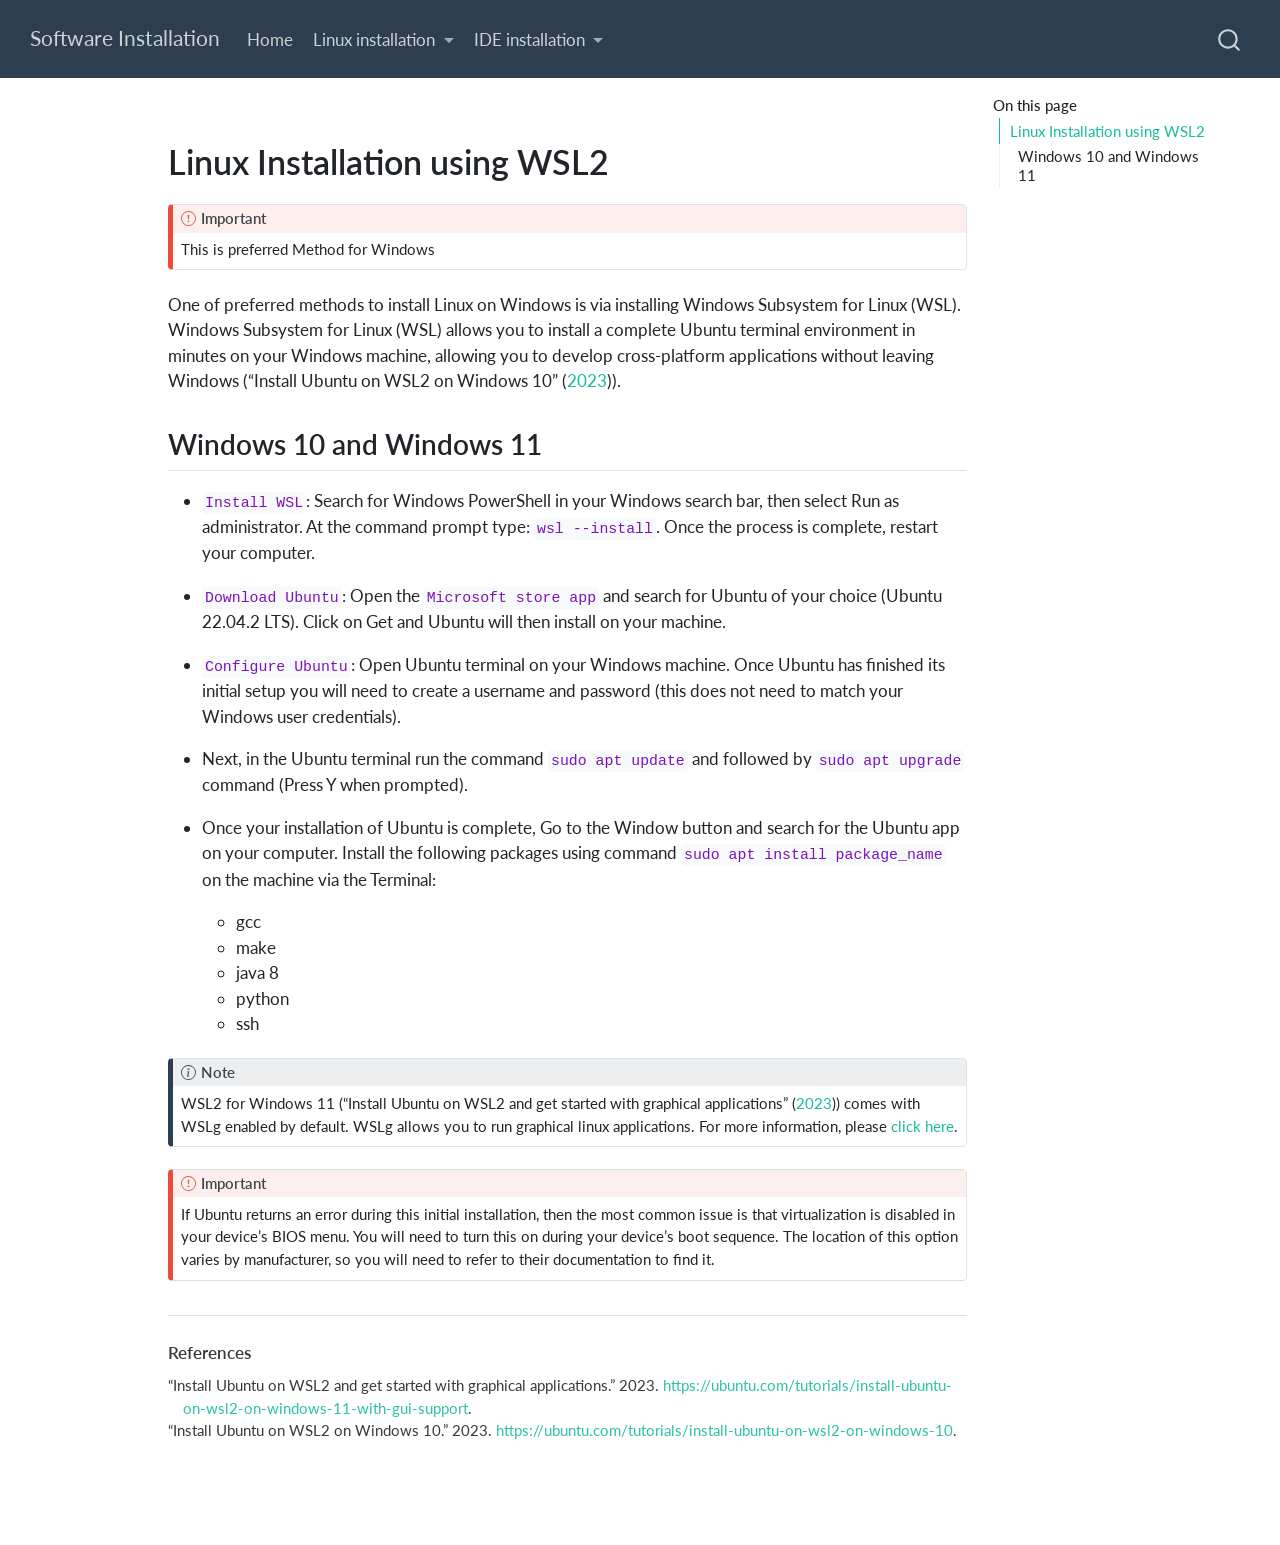
<file: docs/linux_wsl2.html>
<!DOCTYPE html>
<html xmlns="http://www.w3.org/1999/xhtml" lang="en" xml:lang="en"><head>

<meta charset="utf-8">
<meta name="generator" content="quarto-1.6.33">

<meta name="viewport" content="width=device-width, initial-scale=1.0, user-scalable=yes">


<title>linux_wsl2 – Software Installation</title>
<style>
code{white-space: pre-wrap;}
span.smallcaps{font-variant: small-caps;}
div.columns{display: flex; gap: min(4vw, 1.5em);}
div.column{flex: auto; overflow-x: auto;}
div.hanging-indent{margin-left: 1.5em; text-indent: -1.5em;}
ul.task-list{list-style: none;}
ul.task-list li input[type="checkbox"] {
  width: 0.8em;
  margin: 0 0.8em 0.2em -1em; /* quarto-specific, see https://github.com/quarto-dev/quarto-cli/issues/4556 */ 
  vertical-align: middle;
}
/* CSS for citations */
div.csl-bib-body { }
div.csl-entry {
  clear: both;
  margin-bottom: 0em;
}
.hanging-indent div.csl-entry {
  margin-left:2em;
  text-indent:-2em;
}
div.csl-left-margin {
  min-width:2em;
  float:left;
}
div.csl-right-inline {
  margin-left:2em;
  padding-left:1em;
}
div.csl-indent {
  margin-left: 2em;
}</style>


<script src="site_libs/quarto-nav/quarto-nav.js"></script>
<script src="site_libs/clipboard/clipboard.min.js"></script>
<script src="site_libs/quarto-search/autocomplete.umd.js"></script>
<script src="site_libs/quarto-search/fuse.min.js"></script>
<script src="site_libs/quarto-search/quarto-search.js"></script>
<meta name="quarto:offset" content="./">
<script src="site_libs/quarto-html/quarto.js"></script>
<script src="site_libs/quarto-html/popper.min.js"></script>
<script src="site_libs/quarto-html/tippy.umd.min.js"></script>
<script src="site_libs/quarto-html/anchor.min.js"></script>
<link href="site_libs/quarto-html/tippy.css" rel="stylesheet">
<link href="site_libs/quarto-html/quarto-syntax-highlighting-07ba0ad10f5680c660e360ac31d2f3b6.css" rel="stylesheet" id="quarto-text-highlighting-styles">
<script src="site_libs/bootstrap/bootstrap.min.js"></script>
<link href="site_libs/bootstrap/bootstrap-icons.css" rel="stylesheet">
<link href="site_libs/bootstrap/bootstrap-c11f346aa8cd6bcbe95dea20c43efb91.min.css" rel="stylesheet" append-hash="true" id="quarto-bootstrap" data-mode="light">
<script id="quarto-search-options" type="application/json">{
  "location": "navbar",
  "copy-button": false,
  "collapse-after": 3,
  "panel-placement": "end",
  "type": "overlay",
  "limit": 50,
  "keyboard-shortcut": [
    "f",
    "/",
    "s"
  ],
  "show-item-context": false,
  "language": {
    "search-no-results-text": "No results",
    "search-matching-documents-text": "matching documents",
    "search-copy-link-title": "Copy link to search",
    "search-hide-matches-text": "Hide additional matches",
    "search-more-match-text": "more match in this document",
    "search-more-matches-text": "more matches in this document",
    "search-clear-button-title": "Clear",
    "search-text-placeholder": "",
    "search-detached-cancel-button-title": "Cancel",
    "search-submit-button-title": "Submit",
    "search-label": "Search"
  }
}</script>


<link rel="stylesheet" href="styles.css">
</head>

<body class="nav-fixed">

<div id="quarto-search-results"></div>
  <header id="quarto-header" class="headroom fixed-top">
    <nav class="navbar navbar-expand-lg " data-bs-theme="dark">
      <div class="navbar-container container-fluid">
      <div class="navbar-brand-container mx-auto">
    <a class="navbar-brand" href="./index.html">
    <span class="navbar-title">Software Installation</span>
    </a>
  </div>
            <div id="quarto-search" class="" title="Search"></div>
          <button class="navbar-toggler" type="button" data-bs-toggle="collapse" data-bs-target="#navbarCollapse" aria-controls="navbarCollapse" role="menu" aria-expanded="false" aria-label="Toggle navigation" onclick="if (window.quartoToggleHeadroom) { window.quartoToggleHeadroom(); }">
  <span class="navbar-toggler-icon"></span>
</button>
          <div class="collapse navbar-collapse" id="navbarCollapse">
            <ul class="navbar-nav navbar-nav-scroll me-auto">
  <li class="nav-item">
    <a class="nav-link" href="./index.html"> 
<span class="menu-text">Home</span></a>
  </li>  
  <li class="nav-item dropdown ">
    <a class="nav-link dropdown-toggle" href="#" id="nav-menu-linux-installation" role="link" data-bs-toggle="dropdown" aria-expanded="false">
 <span class="menu-text">Linux installation</span>
    </a>
    <ul class="dropdown-menu" aria-labelledby="nav-menu-linux-installation">    
        <li>
    <a class="dropdown-item" href="./linux_wsl2.html">
 <span class="dropdown-text">Linux Installation using WSL2</span></a>
  </li>  
        <li>
    <a class="dropdown-item" href="./linux_docker.html">
 <span class="dropdown-text">Linux Installation using Docker Containers</span></a>
  </li>  
    </ul>
  </li>
  <li class="nav-item dropdown ">
    <a class="nav-link dropdown-toggle" href="#" id="nav-menu-ide-installation" role="link" data-bs-toggle="dropdown" aria-expanded="false">
 <span class="menu-text">IDE installation</span>
    </a>
    <ul class="dropdown-menu" aria-labelledby="nav-menu-ide-installation">    
        <li>
    <a class="dropdown-item" href="./vscode.html">
 <span class="dropdown-text">Visual Studio Code Installation</span></a>
  </li>  
        <li>
    <a class="dropdown-item" href="./eclipse.html">
 <span class="dropdown-text">Eclipse IDE for C Programming</span></a>
  </li>  
    </ul>
  </li>
</ul>
          </div> <!-- /navcollapse -->
            <div class="quarto-navbar-tools">
</div>
      </div> <!-- /container-fluid -->
    </nav>
</header>
<!-- content -->
<div id="quarto-content" class="quarto-container page-columns page-rows-contents page-layout-article page-navbar">
<!-- sidebar -->
<!-- margin-sidebar -->
    <div id="quarto-margin-sidebar" class="sidebar margin-sidebar">
        <nav id="TOC" role="doc-toc" class="toc-active">
    <h2 id="toc-title">On this page</h2>
   
  <ul>
  <li><a href="#linux-installation-using-wsl2" id="toc-linux-installation-using-wsl2" class="nav-link active" data-scroll-target="#linux-installation-using-wsl2">Linux Installation using WSL2</a>
  <ul class="collapse">
  <li><a href="#windows-10-and-windows-11" id="toc-windows-10-and-windows-11" class="nav-link" data-scroll-target="#windows-10-and-windows-11">Windows 10 and Windows 11</a></li>
  </ul></li>
  </ul>
</nav>
    </div>
<!-- main -->
<main class="content" id="quarto-document-content"><header id="title-block-header" class="quarto-title-block"></header>




<section id="linux-installation-using-wsl2" class="level1">
<h1>Linux Installation using WSL2</h1>
<div class="callout callout-style-default callout-important callout-titled">
<div class="callout-header d-flex align-content-center">
<div class="callout-icon-container">
<i class="callout-icon"></i>
</div>
<div class="callout-title-container flex-fill">
Important
</div>
</div>
<div class="callout-body-container callout-body">
<p>This is preferred Method for Windows</p>
</div>
</div>
<p>One of preferred methods to install Linux on Windows is via installing Windows Subsystem for Linux (WSL). Windows Subsystem for Linux (WSL) allows you to install a complete Ubuntu terminal environment in minutes on your Windows machine, allowing you to develop cross-platform applications without leaving Windows (<span class="citation" data-cites="wsl10"><span>“<span class="nocase">Install Ubuntu on WSL2 on Windows 10</span>”</span> (<a href="#ref-wsl10" role="doc-biblioref">2023</a>)</span>).</p>
<!-- ::: {.panel-tabset} -->
<section id="windows-10-and-windows-11" class="level2">
<h2 class="anchored" data-anchor-id="windows-10-and-windows-11">Windows 10 and Windows 11</h2>
<ul>
<li><p><code>Install WSL</code>: Search for Windows PowerShell in your Windows search bar, then select Run as administrator. At the command prompt type: <code>wsl --install</code>. Once the process is complete, restart your computer.</p></li>
<li><p><code>Download Ubuntu</code>: Open the <code>Microsoft store app</code> and search for Ubuntu of your choice (Ubuntu 22.04.2 LTS). Click on Get and Ubuntu will then install on your machine.</p></li>
<li><p><code>Configure Ubuntu</code>: Open Ubuntu terminal on your Windows machine. Once Ubuntu has finished its initial setup you will need to create a username and password (this does not need to match your Windows user credentials).</p></li>
<li><p>Next, in the Ubuntu terminal run the command <code>sudo apt update</code> and followed by <code>sudo apt upgrade</code> command (Press Y when prompted).</p></li>
</ul>
<!-- ::: -->
<ul>
<li><p>Once your installation of Ubuntu is complete, Go to the Window button and search for the Ubuntu app on your computer. Install the following packages using command <code>sudo apt install package_name</code> on the machine via the Terminal:</p>
<ul>
<li>gcc</li>
<li>make</li>
<li>java 8</li>
<li>python</li>
<li>ssh</li>
</ul></li>
</ul>
<div class="callout callout-style-default callout-note callout-titled">
<div class="callout-header d-flex align-content-center">
<div class="callout-icon-container">
<i class="callout-icon"></i>
</div>
<div class="callout-title-container flex-fill">
Note
</div>
</div>
<div class="callout-body-container callout-body">
<p>WSL2 for Windows 11 (<span class="citation" data-cites="wsl11"><span>“<span class="nocase">Install Ubuntu on WSL2 and get started with graphical applications</span>”</span> (<a href="#ref-wsl11" role="doc-biblioref">2023</a>)</span>) comes with WSLg enabled by default. WSLg allows you to run graphical linux applications. For more information, please <a href="https://ubuntu.com/tutorials/install-ubuntu-on-wsl2-on-windows-11-with-gui-support">click here</a>.</p>
</div>
</div>
<div class="callout callout-style-default callout-important callout-titled">
<div class="callout-header d-flex align-content-center">
<div class="callout-icon-container">
<i class="callout-icon"></i>
</div>
<div class="callout-title-container flex-fill">
Important
</div>
</div>
<div class="callout-body-container callout-body">
<p>If Ubuntu returns an error during this initial installation, then the most common issue is that virtualization is disabled in your device’s BIOS menu. You will need to turn this on during your device’s boot sequence. The location of this option varies by manufacturer, so you will need to refer to their documentation to find it.</p>
</div>
</div>



</section>
</section>

<div id="quarto-appendix" class="default"><section class="quarto-appendix-contents" role="doc-bibliography" id="quarto-bibliography"><h2 class="anchored quarto-appendix-heading">References</h2><div id="refs" class="references csl-bib-body hanging-indent" data-entry-spacing="0" role="list">
<div id="ref-wsl11" class="csl-entry" role="listitem">
<span>“<span class="nocase">Install Ubuntu on WSL2 and get started with graphical applications</span>.”</span> 2023. <a href="https://ubuntu.com/tutorials/install-ubuntu-on-wsl2-on-windows-11-with-gui-support" class="uri">https://ubuntu.com/tutorials/install-ubuntu-on-wsl2-on-windows-11-with-gui-support</a>.
</div>
<div id="ref-wsl10" class="csl-entry" role="listitem">
<span>“<span class="nocase">Install Ubuntu on WSL2 on Windows 10</span>.”</span> 2023. <a href="https://ubuntu.com/tutorials/install-ubuntu-on-wsl2-on-windows-10" class="uri">https://ubuntu.com/tutorials/install-ubuntu-on-wsl2-on-windows-10</a>.
</div>
</div></section></div></main> <!-- /main -->
<script id="quarto-html-after-body" type="application/javascript">
window.document.addEventListener("DOMContentLoaded", function (event) {
  const toggleBodyColorMode = (bsSheetEl) => {
    const mode = bsSheetEl.getAttribute("data-mode");
    const bodyEl = window.document.querySelector("body");
    if (mode === "dark") {
      bodyEl.classList.add("quarto-dark");
      bodyEl.classList.remove("quarto-light");
    } else {
      bodyEl.classList.add("quarto-light");
      bodyEl.classList.remove("quarto-dark");
    }
  }
  const toggleBodyColorPrimary = () => {
    const bsSheetEl = window.document.querySelector("link#quarto-bootstrap");
    if (bsSheetEl) {
      toggleBodyColorMode(bsSheetEl);
    }
  }
  toggleBodyColorPrimary();  
  const icon = "";
  const anchorJS = new window.AnchorJS();
  anchorJS.options = {
    placement: 'right',
    icon: icon
  };
  anchorJS.add('.anchored');
  const isCodeAnnotation = (el) => {
    for (const clz of el.classList) {
      if (clz.startsWith('code-annotation-')) {                     
        return true;
      }
    }
    return false;
  }
  const onCopySuccess = function(e) {
    // button target
    const button = e.trigger;
    // don't keep focus
    button.blur();
    // flash "checked"
    button.classList.add('code-copy-button-checked');
    var currentTitle = button.getAttribute("title");
    button.setAttribute("title", "Copied!");
    let tooltip;
    if (window.bootstrap) {
      button.setAttribute("data-bs-toggle", "tooltip");
      button.setAttribute("data-bs-placement", "left");
      button.setAttribute("data-bs-title", "Copied!");
      tooltip = new bootstrap.Tooltip(button, 
        { trigger: "manual", 
          customClass: "code-copy-button-tooltip",
          offset: [0, -8]});
      tooltip.show();    
    }
    setTimeout(function() {
      if (tooltip) {
        tooltip.hide();
        button.removeAttribute("data-bs-title");
        button.removeAttribute("data-bs-toggle");
        button.removeAttribute("data-bs-placement");
      }
      button.setAttribute("title", currentTitle);
      button.classList.remove('code-copy-button-checked');
    }, 1000);
    // clear code selection
    e.clearSelection();
  }
  const getTextToCopy = function(trigger) {
      const codeEl = trigger.previousElementSibling.cloneNode(true);
      for (const childEl of codeEl.children) {
        if (isCodeAnnotation(childEl)) {
          childEl.remove();
        }
      }
      return codeEl.innerText;
  }
  const clipboard = new window.ClipboardJS('.code-copy-button:not([data-in-quarto-modal])', {
    text: getTextToCopy
  });
  clipboard.on('success', onCopySuccess);
  if (window.document.getElementById('quarto-embedded-source-code-modal')) {
    // For code content inside modals, clipBoardJS needs to be initialized with a container option
    // TODO: Check when it could be a function (https://github.com/zenorocha/clipboard.js/issues/860)
    const clipboardModal = new window.ClipboardJS('.code-copy-button[data-in-quarto-modal]', {
      text: getTextToCopy,
      container: window.document.getElementById('quarto-embedded-source-code-modal')
    });
    clipboardModal.on('success', onCopySuccess);
  }
    var localhostRegex = new RegExp(/^(?:http|https):\/\/localhost\:?[0-9]*\//);
    var mailtoRegex = new RegExp(/^mailto:/);
      var filterRegex = new RegExp('/' + window.location.host + '/');
    var isInternal = (href) => {
        return filterRegex.test(href) || localhostRegex.test(href) || mailtoRegex.test(href);
    }
    // Inspect non-navigation links and adorn them if external
 	var links = window.document.querySelectorAll('a[href]:not(.nav-link):not(.navbar-brand):not(.toc-action):not(.sidebar-link):not(.sidebar-item-toggle):not(.pagination-link):not(.no-external):not([aria-hidden]):not(.dropdown-item):not(.quarto-navigation-tool):not(.about-link)');
    for (var i=0; i<links.length; i++) {
      const link = links[i];
      if (!isInternal(link.href)) {
        // undo the damage that might have been done by quarto-nav.js in the case of
        // links that we want to consider external
        if (link.dataset.originalHref !== undefined) {
          link.href = link.dataset.originalHref;
        }
      }
    }
  function tippyHover(el, contentFn, onTriggerFn, onUntriggerFn) {
    const config = {
      allowHTML: true,
      maxWidth: 500,
      delay: 100,
      arrow: false,
      appendTo: function(el) {
          return el.parentElement;
      },
      interactive: true,
      interactiveBorder: 10,
      theme: 'quarto',
      placement: 'bottom-start',
    };
    if (contentFn) {
      config.content = contentFn;
    }
    if (onTriggerFn) {
      config.onTrigger = onTriggerFn;
    }
    if (onUntriggerFn) {
      config.onUntrigger = onUntriggerFn;
    }
    window.tippy(el, config); 
  }
  const noterefs = window.document.querySelectorAll('a[role="doc-noteref"]');
  for (var i=0; i<noterefs.length; i++) {
    const ref = noterefs[i];
    tippyHover(ref, function() {
      // use id or data attribute instead here
      let href = ref.getAttribute('data-footnote-href') || ref.getAttribute('href');
      try { href = new URL(href).hash; } catch {}
      const id = href.replace(/^#\/?/, "");
      const note = window.document.getElementById(id);
      if (note) {
        return note.innerHTML;
      } else {
        return "";
      }
    });
  }
  const xrefs = window.document.querySelectorAll('a.quarto-xref');
  const processXRef = (id, note) => {
    // Strip column container classes
    const stripColumnClz = (el) => {
      el.classList.remove("page-full", "page-columns");
      if (el.children) {
        for (const child of el.children) {
          stripColumnClz(child);
        }
      }
    }
    stripColumnClz(note)
    if (id === null || id.startsWith('sec-')) {
      // Special case sections, only their first couple elements
      const container = document.createElement("div");
      if (note.children && note.children.length > 2) {
        container.appendChild(note.children[0].cloneNode(true));
        for (let i = 1; i < note.children.length; i++) {
          const child = note.children[i];
          if (child.tagName === "P" && child.innerText === "") {
            continue;
          } else {
            container.appendChild(child.cloneNode(true));
            break;
          }
        }
        if (window.Quarto?.typesetMath) {
          window.Quarto.typesetMath(container);
        }
        return container.innerHTML
      } else {
        if (window.Quarto?.typesetMath) {
          window.Quarto.typesetMath(note);
        }
        return note.innerHTML;
      }
    } else {
      // Remove any anchor links if they are present
      const anchorLink = note.querySelector('a.anchorjs-link');
      if (anchorLink) {
        anchorLink.remove();
      }
      if (window.Quarto?.typesetMath) {
        window.Quarto.typesetMath(note);
      }
      // TODO in 1.5, we should make sure this works without a callout special case
      if (note.classList.contains("callout")) {
        return note.outerHTML;
      } else {
        return note.innerHTML;
      }
    }
  }
  for (var i=0; i<xrefs.length; i++) {
    const xref = xrefs[i];
    tippyHover(xref, undefined, function(instance) {
      instance.disable();
      let url = xref.getAttribute('href');
      let hash = undefined; 
      if (url.startsWith('#')) {
        hash = url;
      } else {
        try { hash = new URL(url).hash; } catch {}
      }
      if (hash) {
        const id = hash.replace(/^#\/?/, "");
        const note = window.document.getElementById(id);
        if (note !== null) {
          try {
            const html = processXRef(id, note.cloneNode(true));
            instance.setContent(html);
          } finally {
            instance.enable();
            instance.show();
          }
        } else {
          // See if we can fetch this
          fetch(url.split('#')[0])
          .then(res => res.text())
          .then(html => {
            const parser = new DOMParser();
            const htmlDoc = parser.parseFromString(html, "text/html");
            const note = htmlDoc.getElementById(id);
            if (note !== null) {
              const html = processXRef(id, note);
              instance.setContent(html);
            } 
          }).finally(() => {
            instance.enable();
            instance.show();
          });
        }
      } else {
        // See if we can fetch a full url (with no hash to target)
        // This is a special case and we should probably do some content thinning / targeting
        fetch(url)
        .then(res => res.text())
        .then(html => {
          const parser = new DOMParser();
          const htmlDoc = parser.parseFromString(html, "text/html");
          const note = htmlDoc.querySelector('main.content');
          if (note !== null) {
            // This should only happen for chapter cross references
            // (since there is no id in the URL)
            // remove the first header
            if (note.children.length > 0 && note.children[0].tagName === "HEADER") {
              note.children[0].remove();
            }
            const html = processXRef(null, note);
            instance.setContent(html);
          } 
        }).finally(() => {
          instance.enable();
          instance.show();
        });
      }
    }, function(instance) {
    });
  }
      let selectedAnnoteEl;
      const selectorForAnnotation = ( cell, annotation) => {
        let cellAttr = 'data-code-cell="' + cell + '"';
        let lineAttr = 'data-code-annotation="' +  annotation + '"';
        const selector = 'span[' + cellAttr + '][' + lineAttr + ']';
        return selector;
      }
      const selectCodeLines = (annoteEl) => {
        const doc = window.document;
        const targetCell = annoteEl.getAttribute("data-target-cell");
        const targetAnnotation = annoteEl.getAttribute("data-target-annotation");
        const annoteSpan = window.document.querySelector(selectorForAnnotation(targetCell, targetAnnotation));
        const lines = annoteSpan.getAttribute("data-code-lines").split(",");
        const lineIds = lines.map((line) => {
          return targetCell + "-" + line;
        })
        let top = null;
        let height = null;
        let parent = null;
        if (lineIds.length > 0) {
            //compute the position of the single el (top and bottom and make a div)
            const el = window.document.getElementById(lineIds[0]);
            top = el.offsetTop;
            height = el.offsetHeight;
            parent = el.parentElement.parentElement;
          if (lineIds.length > 1) {
            const lastEl = window.document.getElementById(lineIds[lineIds.length - 1]);
            const bottom = lastEl.offsetTop + lastEl.offsetHeight;
            height = bottom - top;
          }
          if (top !== null && height !== null && parent !== null) {
            // cook up a div (if necessary) and position it 
            let div = window.document.getElementById("code-annotation-line-highlight");
            if (div === null) {
              div = window.document.createElement("div");
              div.setAttribute("id", "code-annotation-line-highlight");
              div.style.position = 'absolute';
              parent.appendChild(div);
            }
            div.style.top = top - 2 + "px";
            div.style.height = height + 4 + "px";
            div.style.left = 0;
            let gutterDiv = window.document.getElementById("code-annotation-line-highlight-gutter");
            if (gutterDiv === null) {
              gutterDiv = window.document.createElement("div");
              gutterDiv.setAttribute("id", "code-annotation-line-highlight-gutter");
              gutterDiv.style.position = 'absolute';
              const codeCell = window.document.getElementById(targetCell);
              const gutter = codeCell.querySelector('.code-annotation-gutter');
              gutter.appendChild(gutterDiv);
            }
            gutterDiv.style.top = top - 2 + "px";
            gutterDiv.style.height = height + 4 + "px";
          }
          selectedAnnoteEl = annoteEl;
        }
      };
      const unselectCodeLines = () => {
        const elementsIds = ["code-annotation-line-highlight", "code-annotation-line-highlight-gutter"];
        elementsIds.forEach((elId) => {
          const div = window.document.getElementById(elId);
          if (div) {
            div.remove();
          }
        });
        selectedAnnoteEl = undefined;
      };
        // Handle positioning of the toggle
    window.addEventListener(
      "resize",
      throttle(() => {
        elRect = undefined;
        if (selectedAnnoteEl) {
          selectCodeLines(selectedAnnoteEl);
        }
      }, 10)
    );
    function throttle(fn, ms) {
    let throttle = false;
    let timer;
      return (...args) => {
        if(!throttle) { // first call gets through
            fn.apply(this, args);
            throttle = true;
        } else { // all the others get throttled
            if(timer) clearTimeout(timer); // cancel #2
            timer = setTimeout(() => {
              fn.apply(this, args);
              timer = throttle = false;
            }, ms);
        }
      };
    }
      // Attach click handler to the DT
      const annoteDls = window.document.querySelectorAll('dt[data-target-cell]');
      for (const annoteDlNode of annoteDls) {
        annoteDlNode.addEventListener('click', (event) => {
          const clickedEl = event.target;
          if (clickedEl !== selectedAnnoteEl) {
            unselectCodeLines();
            const activeEl = window.document.querySelector('dt[data-target-cell].code-annotation-active');
            if (activeEl) {
              activeEl.classList.remove('code-annotation-active');
            }
            selectCodeLines(clickedEl);
            clickedEl.classList.add('code-annotation-active');
          } else {
            // Unselect the line
            unselectCodeLines();
            clickedEl.classList.remove('code-annotation-active');
          }
        });
      }
  const findCites = (el) => {
    const parentEl = el.parentElement;
    if (parentEl) {
      const cites = parentEl.dataset.cites;
      if (cites) {
        return {
          el,
          cites: cites.split(' ')
        };
      } else {
        return findCites(el.parentElement)
      }
    } else {
      return undefined;
    }
  };
  var bibliorefs = window.document.querySelectorAll('a[role="doc-biblioref"]');
  for (var i=0; i<bibliorefs.length; i++) {
    const ref = bibliorefs[i];
    const citeInfo = findCites(ref);
    if (citeInfo) {
      tippyHover(citeInfo.el, function() {
        var popup = window.document.createElement('div');
        citeInfo.cites.forEach(function(cite) {
          var citeDiv = window.document.createElement('div');
          citeDiv.classList.add('hanging-indent');
          citeDiv.classList.add('csl-entry');
          var biblioDiv = window.document.getElementById('ref-' + cite);
          if (biblioDiv) {
            citeDiv.innerHTML = biblioDiv.innerHTML;
          }
          popup.appendChild(citeDiv);
        });
        return popup.innerHTML;
      });
    }
  }
});
</script>
</div> <!-- /content -->




</body></html>
</file>
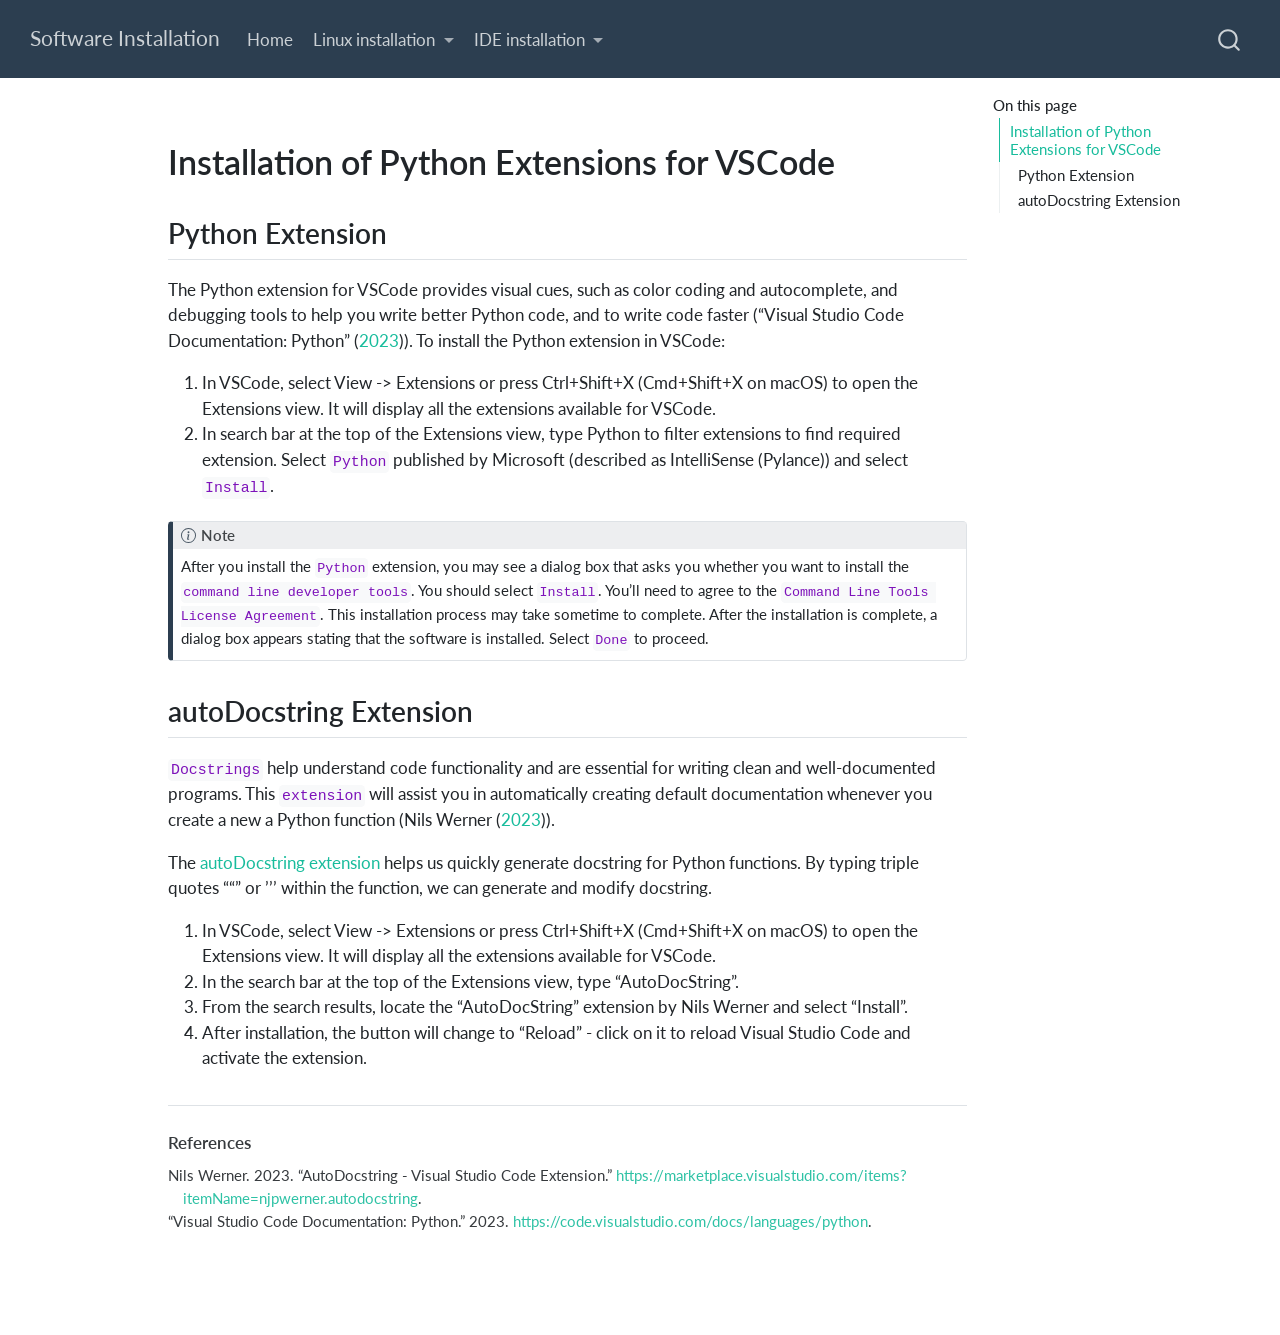
<file: docs/python_extensions.html>
<!DOCTYPE html>
<html xmlns="http://www.w3.org/1999/xhtml" lang="en" xml:lang="en"><head>

<meta charset="utf-8">
<meta name="generator" content="quarto-1.6.33">

<meta name="viewport" content="width=device-width, initial-scale=1.0, user-scalable=yes">


<title>python_extensions – Software Installation</title>
<style>
code{white-space: pre-wrap;}
span.smallcaps{font-variant: small-caps;}
div.columns{display: flex; gap: min(4vw, 1.5em);}
div.column{flex: auto; overflow-x: auto;}
div.hanging-indent{margin-left: 1.5em; text-indent: -1.5em;}
ul.task-list{list-style: none;}
ul.task-list li input[type="checkbox"] {
  width: 0.8em;
  margin: 0 0.8em 0.2em -1em; /* quarto-specific, see https://github.com/quarto-dev/quarto-cli/issues/4556 */ 
  vertical-align: middle;
}
/* CSS for citations */
div.csl-bib-body { }
div.csl-entry {
  clear: both;
  margin-bottom: 0em;
}
.hanging-indent div.csl-entry {
  margin-left:2em;
  text-indent:-2em;
}
div.csl-left-margin {
  min-width:2em;
  float:left;
}
div.csl-right-inline {
  margin-left:2em;
  padding-left:1em;
}
div.csl-indent {
  margin-left: 2em;
}</style>


<script src="site_libs/quarto-nav/quarto-nav.js"></script>
<script src="site_libs/clipboard/clipboard.min.js"></script>
<script src="site_libs/quarto-search/autocomplete.umd.js"></script>
<script src="site_libs/quarto-search/fuse.min.js"></script>
<script src="site_libs/quarto-search/quarto-search.js"></script>
<meta name="quarto:offset" content="./">
<script src="site_libs/quarto-html/quarto.js"></script>
<script src="site_libs/quarto-html/popper.min.js"></script>
<script src="site_libs/quarto-html/tippy.umd.min.js"></script>
<script src="site_libs/quarto-html/anchor.min.js"></script>
<link href="site_libs/quarto-html/tippy.css" rel="stylesheet">
<link href="site_libs/quarto-html/quarto-syntax-highlighting-07ba0ad10f5680c660e360ac31d2f3b6.css" rel="stylesheet" id="quarto-text-highlighting-styles">
<script src="site_libs/bootstrap/bootstrap.min.js"></script>
<link href="site_libs/bootstrap/bootstrap-icons.css" rel="stylesheet">
<link href="site_libs/bootstrap/bootstrap-c11f346aa8cd6bcbe95dea20c43efb91.min.css" rel="stylesheet" append-hash="true" id="quarto-bootstrap" data-mode="light">
<script id="quarto-search-options" type="application/json">{
  "location": "navbar",
  "copy-button": false,
  "collapse-after": 3,
  "panel-placement": "end",
  "type": "overlay",
  "limit": 50,
  "keyboard-shortcut": [
    "f",
    "/",
    "s"
  ],
  "show-item-context": false,
  "language": {
    "search-no-results-text": "No results",
    "search-matching-documents-text": "matching documents",
    "search-copy-link-title": "Copy link to search",
    "search-hide-matches-text": "Hide additional matches",
    "search-more-match-text": "more match in this document",
    "search-more-matches-text": "more matches in this document",
    "search-clear-button-title": "Clear",
    "search-text-placeholder": "",
    "search-detached-cancel-button-title": "Cancel",
    "search-submit-button-title": "Submit",
    "search-label": "Search"
  }
}</script>


<link rel="stylesheet" href="styles.css">
</head>

<body class="nav-fixed">

<div id="quarto-search-results"></div>
  <header id="quarto-header" class="headroom fixed-top">
    <nav class="navbar navbar-expand-lg " data-bs-theme="dark">
      <div class="navbar-container container-fluid">
      <div class="navbar-brand-container mx-auto">
    <a class="navbar-brand" href="./index.html">
    <span class="navbar-title">Software Installation</span>
    </a>
  </div>
            <div id="quarto-search" class="" title="Search"></div>
          <button class="navbar-toggler" type="button" data-bs-toggle="collapse" data-bs-target="#navbarCollapse" aria-controls="navbarCollapse" role="menu" aria-expanded="false" aria-label="Toggle navigation" onclick="if (window.quartoToggleHeadroom) { window.quartoToggleHeadroom(); }">
  <span class="navbar-toggler-icon"></span>
</button>
          <div class="collapse navbar-collapse" id="navbarCollapse">
            <ul class="navbar-nav navbar-nav-scroll me-auto">
  <li class="nav-item">
    <a class="nav-link" href="./index.html"> 
<span class="menu-text">Home</span></a>
  </li>  
  <li class="nav-item dropdown ">
    <a class="nav-link dropdown-toggle" href="#" id="nav-menu-linux-installation" role="link" data-bs-toggle="dropdown" aria-expanded="false">
 <span class="menu-text">Linux installation</span>
    </a>
    <ul class="dropdown-menu" aria-labelledby="nav-menu-linux-installation">    
        <li>
    <a class="dropdown-item" href="./linux_wsl2.html">
 <span class="dropdown-text">Linux Installation using WSL2</span></a>
  </li>  
        <li>
    <a class="dropdown-item" href="./linux_docker.html">
 <span class="dropdown-text">Linux Installation using Docker Containers</span></a>
  </li>  
    </ul>
  </li>
  <li class="nav-item dropdown ">
    <a class="nav-link dropdown-toggle" href="#" id="nav-menu-ide-installation" role="link" data-bs-toggle="dropdown" aria-expanded="false">
 <span class="menu-text">IDE installation</span>
    </a>
    <ul class="dropdown-menu" aria-labelledby="nav-menu-ide-installation">    
        <li>
    <a class="dropdown-item" href="./vscode.html">
 <span class="dropdown-text">Visual Studio Code Installation</span></a>
  </li>  
        <li>
    <a class="dropdown-item" href="./eclipse.html">
 <span class="dropdown-text">Eclipse IDE for C Programming</span></a>
  </li>  
    </ul>
  </li>
</ul>
          </div> <!-- /navcollapse -->
            <div class="quarto-navbar-tools">
</div>
      </div> <!-- /container-fluid -->
    </nav>
</header>
<!-- content -->
<div id="quarto-content" class="quarto-container page-columns page-rows-contents page-layout-article page-navbar">
<!-- sidebar -->
<!-- margin-sidebar -->
    <div id="quarto-margin-sidebar" class="sidebar margin-sidebar">
        <nav id="TOC" role="doc-toc" class="toc-active">
    <h2 id="toc-title">On this page</h2>
   
  <ul>
  <li><a href="#installation-of-python-extensions-for-vscode" id="toc-installation-of-python-extensions-for-vscode" class="nav-link active" data-scroll-target="#installation-of-python-extensions-for-vscode">Installation of Python Extensions for VSCode</a>
  <ul class="collapse">
  <li><a href="#python-extension" id="toc-python-extension" class="nav-link" data-scroll-target="#python-extension">Python Extension</a></li>
  <li><a href="#autodocstring-extension" id="toc-autodocstring-extension" class="nav-link" data-scroll-target="#autodocstring-extension">autoDocstring Extension</a></li>
  </ul></li>
  </ul>
</nav>
    </div>
<!-- main -->
<main class="content" id="quarto-document-content"><header id="title-block-header" class="quarto-title-block"></header>




<section id="installation-of-python-extensions-for-vscode" class="level1">
<h1>Installation of Python Extensions for VSCode</h1>
<section id="python-extension" class="level2">
<h2 class="anchored" data-anchor-id="python-extension">Python Extension</h2>
<p>The Python extension for VSCode provides visual cues, such as color coding and autocomplete, and debugging tools to help you write better Python code, and to write code faster (<span class="citation" data-cites="VSCodePythonDocs"><span>“<span>Visual Studio Code Documentation: Python</span>”</span> (<a href="#ref-VSCodePythonDocs" role="doc-biblioref">2023</a>)</span>). To install the Python extension in VSCode:</p>
<ol type="1">
<li>In VSCode, select View -&gt; Extensions or press Ctrl+Shift+X (Cmd+Shift+X on macOS) to open the Extensions view. It will display all the extensions available for VSCode.</li>
<li>In search bar at the top of the Extensions view, type Python to filter extensions to find required extension. Select <code>Python</code> published by Microsoft (described as IntelliSense (Pylance)) and select <code>Install</code>.</li>
</ol>
<div class="callout callout-style-default callout-note callout-titled">
<div class="callout-header d-flex align-content-center">
<div class="callout-icon-container">
<i class="callout-icon"></i>
</div>
<div class="callout-title-container flex-fill">
Note
</div>
</div>
<div class="callout-body-container callout-body">
<p>After you install the <code>Python</code> extension, you may see a dialog box that asks you whether you want to install the <code>command line developer tools</code>. You should select <code>Install</code>. You’ll need to agree to the <code>Command Line Tools License Agreement</code>. This installation process may take sometime to complete. After the installation is complete, a dialog box appears stating that the software is installed. Select <code>Done</code> to proceed.</p>
</div>
</div>
</section>
<section id="autodocstring-extension" class="level2">
<h2 class="anchored" data-anchor-id="autodocstring-extension">autoDocstring Extension</h2>
<p><code>Docstrings</code> help understand code functionality and are essential for writing clean and well-documented programs. This <code>extension</code> will assist you in automatically creating default documentation whenever you create a new a Python function (<span class="citation" data-cites="AutodocstringExtension">Nils Werner (<a href="#ref-AutodocstringExtension" role="doc-biblioref">2023</a>)</span>).</p>
<p>The <a href="https://marketplace.visualstudio.com/items?itemName=njpwerner.autodocstring">autoDocstring extension</a> helps us quickly generate docstring for Python functions. By typing triple quotes ““” or ’’’ within the function, we can generate and modify docstring.</p>
<ol type="1">
<li>In VSCode, select View -&gt; Extensions or press Ctrl+Shift+X (Cmd+Shift+X on macOS) to open the Extensions view. It will display all the extensions available for VSCode.</li>
<li>In the search bar at the top of the Extensions view, type “AutoDocString”.</li>
<li>From the search results, locate the “AutoDocString” extension by Nils Werner and select “Install”.</li>
<li>After installation, the button will change to “Reload” - click on it to reload Visual Studio Code and activate the extension.</li>
</ol>



</section>
</section>

<div id="quarto-appendix" class="default"><section class="quarto-appendix-contents" role="doc-bibliography" id="quarto-bibliography"><h2 class="anchored quarto-appendix-heading">References</h2><div id="refs" class="references csl-bib-body hanging-indent" data-entry-spacing="0" role="list">
<div id="ref-AutodocstringExtension" class="csl-entry" role="listitem">
Nils Werner. 2023. <span>“<span>AutoDocstring - Visual Studio Code Extension</span>.”</span> <a href="https://marketplace.visualstudio.com/items?itemName=njpwerner.autodocstring" class="uri">https://marketplace.visualstudio.com/items?itemName=njpwerner.autodocstring</a>.
</div>
<div id="ref-VSCodePythonDocs" class="csl-entry" role="listitem">
<span>“<span>Visual Studio Code Documentation: Python</span>.”</span> 2023. <a href="https://code.visualstudio.com/docs/languages/python" class="uri">https://code.visualstudio.com/docs/languages/python</a>.
</div>
</div></section></div></main> <!-- /main -->
<script id="quarto-html-after-body" type="application/javascript">
window.document.addEventListener("DOMContentLoaded", function (event) {
  const toggleBodyColorMode = (bsSheetEl) => {
    const mode = bsSheetEl.getAttribute("data-mode");
    const bodyEl = window.document.querySelector("body");
    if (mode === "dark") {
      bodyEl.classList.add("quarto-dark");
      bodyEl.classList.remove("quarto-light");
    } else {
      bodyEl.classList.add("quarto-light");
      bodyEl.classList.remove("quarto-dark");
    }
  }
  const toggleBodyColorPrimary = () => {
    const bsSheetEl = window.document.querySelector("link#quarto-bootstrap");
    if (bsSheetEl) {
      toggleBodyColorMode(bsSheetEl);
    }
  }
  toggleBodyColorPrimary();  
  const icon = "";
  const anchorJS = new window.AnchorJS();
  anchorJS.options = {
    placement: 'right',
    icon: icon
  };
  anchorJS.add('.anchored');
  const isCodeAnnotation = (el) => {
    for (const clz of el.classList) {
      if (clz.startsWith('code-annotation-')) {                     
        return true;
      }
    }
    return false;
  }
  const onCopySuccess = function(e) {
    // button target
    const button = e.trigger;
    // don't keep focus
    button.blur();
    // flash "checked"
    button.classList.add('code-copy-button-checked');
    var currentTitle = button.getAttribute("title");
    button.setAttribute("title", "Copied!");
    let tooltip;
    if (window.bootstrap) {
      button.setAttribute("data-bs-toggle", "tooltip");
      button.setAttribute("data-bs-placement", "left");
      button.setAttribute("data-bs-title", "Copied!");
      tooltip = new bootstrap.Tooltip(button, 
        { trigger: "manual", 
          customClass: "code-copy-button-tooltip",
          offset: [0, -8]});
      tooltip.show();    
    }
    setTimeout(function() {
      if (tooltip) {
        tooltip.hide();
        button.removeAttribute("data-bs-title");
        button.removeAttribute("data-bs-toggle");
        button.removeAttribute("data-bs-placement");
      }
      button.setAttribute("title", currentTitle);
      button.classList.remove('code-copy-button-checked');
    }, 1000);
    // clear code selection
    e.clearSelection();
  }
  const getTextToCopy = function(trigger) {
      const codeEl = trigger.previousElementSibling.cloneNode(true);
      for (const childEl of codeEl.children) {
        if (isCodeAnnotation(childEl)) {
          childEl.remove();
        }
      }
      return codeEl.innerText;
  }
  const clipboard = new window.ClipboardJS('.code-copy-button:not([data-in-quarto-modal])', {
    text: getTextToCopy
  });
  clipboard.on('success', onCopySuccess);
  if (window.document.getElementById('quarto-embedded-source-code-modal')) {
    // For code content inside modals, clipBoardJS needs to be initialized with a container option
    // TODO: Check when it could be a function (https://github.com/zenorocha/clipboard.js/issues/860)
    const clipboardModal = new window.ClipboardJS('.code-copy-button[data-in-quarto-modal]', {
      text: getTextToCopy,
      container: window.document.getElementById('quarto-embedded-source-code-modal')
    });
    clipboardModal.on('success', onCopySuccess);
  }
    var localhostRegex = new RegExp(/^(?:http|https):\/\/localhost\:?[0-9]*\//);
    var mailtoRegex = new RegExp(/^mailto:/);
      var filterRegex = new RegExp('/' + window.location.host + '/');
    var isInternal = (href) => {
        return filterRegex.test(href) || localhostRegex.test(href) || mailtoRegex.test(href);
    }
    // Inspect non-navigation links and adorn them if external
 	var links = window.document.querySelectorAll('a[href]:not(.nav-link):not(.navbar-brand):not(.toc-action):not(.sidebar-link):not(.sidebar-item-toggle):not(.pagination-link):not(.no-external):not([aria-hidden]):not(.dropdown-item):not(.quarto-navigation-tool):not(.about-link)');
    for (var i=0; i<links.length; i++) {
      const link = links[i];
      if (!isInternal(link.href)) {
        // undo the damage that might have been done by quarto-nav.js in the case of
        // links that we want to consider external
        if (link.dataset.originalHref !== undefined) {
          link.href = link.dataset.originalHref;
        }
      }
    }
  function tippyHover(el, contentFn, onTriggerFn, onUntriggerFn) {
    const config = {
      allowHTML: true,
      maxWidth: 500,
      delay: 100,
      arrow: false,
      appendTo: function(el) {
          return el.parentElement;
      },
      interactive: true,
      interactiveBorder: 10,
      theme: 'quarto',
      placement: 'bottom-start',
    };
    if (contentFn) {
      config.content = contentFn;
    }
    if (onTriggerFn) {
      config.onTrigger = onTriggerFn;
    }
    if (onUntriggerFn) {
      config.onUntrigger = onUntriggerFn;
    }
    window.tippy(el, config); 
  }
  const noterefs = window.document.querySelectorAll('a[role="doc-noteref"]');
  for (var i=0; i<noterefs.length; i++) {
    const ref = noterefs[i];
    tippyHover(ref, function() {
      // use id or data attribute instead here
      let href = ref.getAttribute('data-footnote-href') || ref.getAttribute('href');
      try { href = new URL(href).hash; } catch {}
      const id = href.replace(/^#\/?/, "");
      const note = window.document.getElementById(id);
      if (note) {
        return note.innerHTML;
      } else {
        return "";
      }
    });
  }
  const xrefs = window.document.querySelectorAll('a.quarto-xref');
  const processXRef = (id, note) => {
    // Strip column container classes
    const stripColumnClz = (el) => {
      el.classList.remove("page-full", "page-columns");
      if (el.children) {
        for (const child of el.children) {
          stripColumnClz(child);
        }
      }
    }
    stripColumnClz(note)
    if (id === null || id.startsWith('sec-')) {
      // Special case sections, only their first couple elements
      const container = document.createElement("div");
      if (note.children && note.children.length > 2) {
        container.appendChild(note.children[0].cloneNode(true));
        for (let i = 1; i < note.children.length; i++) {
          const child = note.children[i];
          if (child.tagName === "P" && child.innerText === "") {
            continue;
          } else {
            container.appendChild(child.cloneNode(true));
            break;
          }
        }
        if (window.Quarto?.typesetMath) {
          window.Quarto.typesetMath(container);
        }
        return container.innerHTML
      } else {
        if (window.Quarto?.typesetMath) {
          window.Quarto.typesetMath(note);
        }
        return note.innerHTML;
      }
    } else {
      // Remove any anchor links if they are present
      const anchorLink = note.querySelector('a.anchorjs-link');
      if (anchorLink) {
        anchorLink.remove();
      }
      if (window.Quarto?.typesetMath) {
        window.Quarto.typesetMath(note);
      }
      // TODO in 1.5, we should make sure this works without a callout special case
      if (note.classList.contains("callout")) {
        return note.outerHTML;
      } else {
        return note.innerHTML;
      }
    }
  }
  for (var i=0; i<xrefs.length; i++) {
    const xref = xrefs[i];
    tippyHover(xref, undefined, function(instance) {
      instance.disable();
      let url = xref.getAttribute('href');
      let hash = undefined; 
      if (url.startsWith('#')) {
        hash = url;
      } else {
        try { hash = new URL(url).hash; } catch {}
      }
      if (hash) {
        const id = hash.replace(/^#\/?/, "");
        const note = window.document.getElementById(id);
        if (note !== null) {
          try {
            const html = processXRef(id, note.cloneNode(true));
            instance.setContent(html);
          } finally {
            instance.enable();
            instance.show();
          }
        } else {
          // See if we can fetch this
          fetch(url.split('#')[0])
          .then(res => res.text())
          .then(html => {
            const parser = new DOMParser();
            const htmlDoc = parser.parseFromString(html, "text/html");
            const note = htmlDoc.getElementById(id);
            if (note !== null) {
              const html = processXRef(id, note);
              instance.setContent(html);
            } 
          }).finally(() => {
            instance.enable();
            instance.show();
          });
        }
      } else {
        // See if we can fetch a full url (with no hash to target)
        // This is a special case and we should probably do some content thinning / targeting
        fetch(url)
        .then(res => res.text())
        .then(html => {
          const parser = new DOMParser();
          const htmlDoc = parser.parseFromString(html, "text/html");
          const note = htmlDoc.querySelector('main.content');
          if (note !== null) {
            // This should only happen for chapter cross references
            // (since there is no id in the URL)
            // remove the first header
            if (note.children.length > 0 && note.children[0].tagName === "HEADER") {
              note.children[0].remove();
            }
            const html = processXRef(null, note);
            instance.setContent(html);
          } 
        }).finally(() => {
          instance.enable();
          instance.show();
        });
      }
    }, function(instance) {
    });
  }
      let selectedAnnoteEl;
      const selectorForAnnotation = ( cell, annotation) => {
        let cellAttr = 'data-code-cell="' + cell + '"';
        let lineAttr = 'data-code-annotation="' +  annotation + '"';
        const selector = 'span[' + cellAttr + '][' + lineAttr + ']';
        return selector;
      }
      const selectCodeLines = (annoteEl) => {
        const doc = window.document;
        const targetCell = annoteEl.getAttribute("data-target-cell");
        const targetAnnotation = annoteEl.getAttribute("data-target-annotation");
        const annoteSpan = window.document.querySelector(selectorForAnnotation(targetCell, targetAnnotation));
        const lines = annoteSpan.getAttribute("data-code-lines").split(",");
        const lineIds = lines.map((line) => {
          return targetCell + "-" + line;
        })
        let top = null;
        let height = null;
        let parent = null;
        if (lineIds.length > 0) {
            //compute the position of the single el (top and bottom and make a div)
            const el = window.document.getElementById(lineIds[0]);
            top = el.offsetTop;
            height = el.offsetHeight;
            parent = el.parentElement.parentElement;
          if (lineIds.length > 1) {
            const lastEl = window.document.getElementById(lineIds[lineIds.length - 1]);
            const bottom = lastEl.offsetTop + lastEl.offsetHeight;
            height = bottom - top;
          }
          if (top !== null && height !== null && parent !== null) {
            // cook up a div (if necessary) and position it 
            let div = window.document.getElementById("code-annotation-line-highlight");
            if (div === null) {
              div = window.document.createElement("div");
              div.setAttribute("id", "code-annotation-line-highlight");
              div.style.position = 'absolute';
              parent.appendChild(div);
            }
            div.style.top = top - 2 + "px";
            div.style.height = height + 4 + "px";
            div.style.left = 0;
            let gutterDiv = window.document.getElementById("code-annotation-line-highlight-gutter");
            if (gutterDiv === null) {
              gutterDiv = window.document.createElement("div");
              gutterDiv.setAttribute("id", "code-annotation-line-highlight-gutter");
              gutterDiv.style.position = 'absolute';
              const codeCell = window.document.getElementById(targetCell);
              const gutter = codeCell.querySelector('.code-annotation-gutter');
              gutter.appendChild(gutterDiv);
            }
            gutterDiv.style.top = top - 2 + "px";
            gutterDiv.style.height = height + 4 + "px";
          }
          selectedAnnoteEl = annoteEl;
        }
      };
      const unselectCodeLines = () => {
        const elementsIds = ["code-annotation-line-highlight", "code-annotation-line-highlight-gutter"];
        elementsIds.forEach((elId) => {
          const div = window.document.getElementById(elId);
          if (div) {
            div.remove();
          }
        });
        selectedAnnoteEl = undefined;
      };
        // Handle positioning of the toggle
    window.addEventListener(
      "resize",
      throttle(() => {
        elRect = undefined;
        if (selectedAnnoteEl) {
          selectCodeLines(selectedAnnoteEl);
        }
      }, 10)
    );
    function throttle(fn, ms) {
    let throttle = false;
    let timer;
      return (...args) => {
        if(!throttle) { // first call gets through
            fn.apply(this, args);
            throttle = true;
        } else { // all the others get throttled
            if(timer) clearTimeout(timer); // cancel #2
            timer = setTimeout(() => {
              fn.apply(this, args);
              timer = throttle = false;
            }, ms);
        }
      };
    }
      // Attach click handler to the DT
      const annoteDls = window.document.querySelectorAll('dt[data-target-cell]');
      for (const annoteDlNode of annoteDls) {
        annoteDlNode.addEventListener('click', (event) => {
          const clickedEl = event.target;
          if (clickedEl !== selectedAnnoteEl) {
            unselectCodeLines();
            const activeEl = window.document.querySelector('dt[data-target-cell].code-annotation-active');
            if (activeEl) {
              activeEl.classList.remove('code-annotation-active');
            }
            selectCodeLines(clickedEl);
            clickedEl.classList.add('code-annotation-active');
          } else {
            // Unselect the line
            unselectCodeLines();
            clickedEl.classList.remove('code-annotation-active');
          }
        });
      }
  const findCites = (el) => {
    const parentEl = el.parentElement;
    if (parentEl) {
      const cites = parentEl.dataset.cites;
      if (cites) {
        return {
          el,
          cites: cites.split(' ')
        };
      } else {
        return findCites(el.parentElement)
      }
    } else {
      return undefined;
    }
  };
  var bibliorefs = window.document.querySelectorAll('a[role="doc-biblioref"]');
  for (var i=0; i<bibliorefs.length; i++) {
    const ref = bibliorefs[i];
    const citeInfo = findCites(ref);
    if (citeInfo) {
      tippyHover(citeInfo.el, function() {
        var popup = window.document.createElement('div');
        citeInfo.cites.forEach(function(cite) {
          var citeDiv = window.document.createElement('div');
          citeDiv.classList.add('hanging-indent');
          citeDiv.classList.add('csl-entry');
          var biblioDiv = window.document.getElementById('ref-' + cite);
          if (biblioDiv) {
            citeDiv.innerHTML = biblioDiv.innerHTML;
          }
          popup.appendChild(citeDiv);
        });
        return popup.innerHTML;
      });
    }
  }
});
</script>
</div> <!-- /content -->




</body></html>
</file>
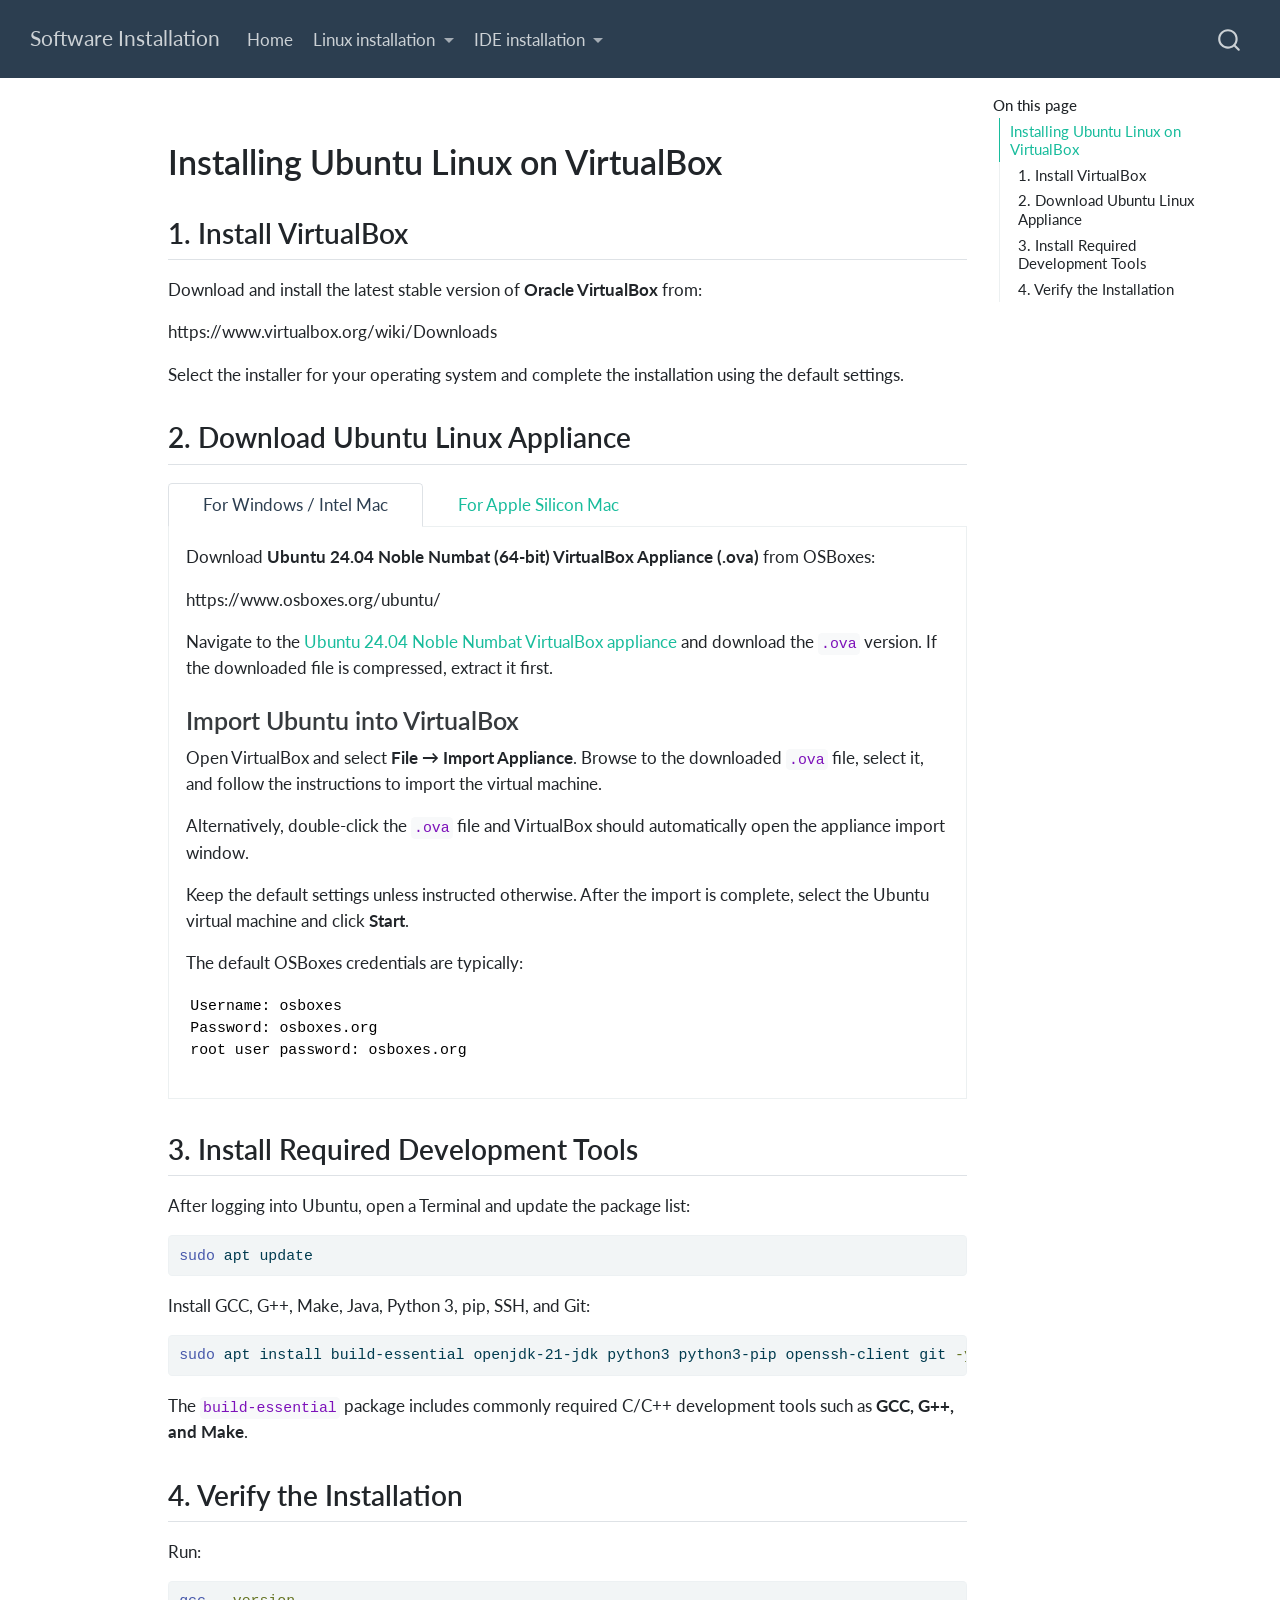
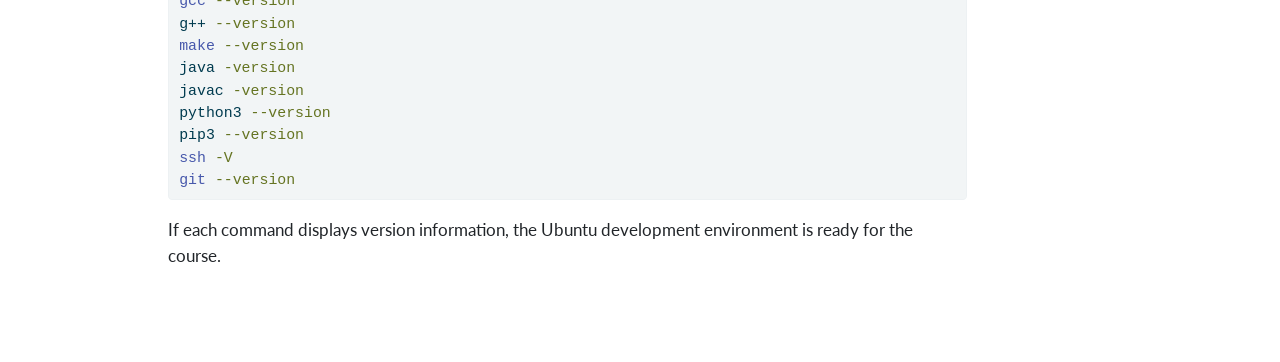
<file: docs/virtualbox.html>
<!DOCTYPE html>
<html xmlns="http://www.w3.org/1999/xhtml" lang="en" xml:lang="en"><head>

<meta charset="utf-8">
<meta name="generator" content="quarto-1.6.33">

<meta name="viewport" content="width=device-width, initial-scale=1.0, user-scalable=yes">


<title>virtualbox – Software Installation</title>
<style>
code{white-space: pre-wrap;}
span.smallcaps{font-variant: small-caps;}
div.columns{display: flex; gap: min(4vw, 1.5em);}
div.column{flex: auto; overflow-x: auto;}
div.hanging-indent{margin-left: 1.5em; text-indent: -1.5em;}
ul.task-list{list-style: none;}
ul.task-list li input[type="checkbox"] {
  width: 0.8em;
  margin: 0 0.8em 0.2em -1em; /* quarto-specific, see https://github.com/quarto-dev/quarto-cli/issues/4556 */ 
  vertical-align: middle;
}
/* CSS for syntax highlighting */
pre > code.sourceCode { white-space: pre; position: relative; }
pre > code.sourceCode > span { line-height: 1.25; }
pre > code.sourceCode > span:empty { height: 1.2em; }
.sourceCode { overflow: visible; }
code.sourceCode > span { color: inherit; text-decoration: inherit; }
div.sourceCode { margin: 1em 0; }
pre.sourceCode { margin: 0; }
@media screen {
div.sourceCode { overflow: auto; }
}
@media print {
pre > code.sourceCode { white-space: pre-wrap; }
pre > code.sourceCode > span { display: inline-block; text-indent: -5em; padding-left: 5em; }
}
pre.numberSource code
  { counter-reset: source-line 0; }
pre.numberSource code > span
  { position: relative; left: -4em; counter-increment: source-line; }
pre.numberSource code > span > a:first-child::before
  { content: counter(source-line);
    position: relative; left: -1em; text-align: right; vertical-align: baseline;
    border: none; display: inline-block;
    -webkit-touch-callout: none; -webkit-user-select: none;
    -khtml-user-select: none; -moz-user-select: none;
    -ms-user-select: none; user-select: none;
    padding: 0 4px; width: 4em;
  }
pre.numberSource { margin-left: 3em;  padding-left: 4px; }
div.sourceCode
  {   }
@media screen {
pre > code.sourceCode > span > a:first-child::before { text-decoration: underline; }
}
</style>


<script src="site_libs/quarto-nav/quarto-nav.js"></script>
<script src="site_libs/clipboard/clipboard.min.js"></script>
<script src="site_libs/quarto-search/autocomplete.umd.js"></script>
<script src="site_libs/quarto-search/fuse.min.js"></script>
<script src="site_libs/quarto-search/quarto-search.js"></script>
<meta name="quarto:offset" content="./">
<script src="site_libs/quarto-html/quarto.js"></script>
<script src="site_libs/quarto-html/popper.min.js"></script>
<script src="site_libs/quarto-html/tippy.umd.min.js"></script>
<script src="site_libs/quarto-html/anchor.min.js"></script>
<link href="site_libs/quarto-html/tippy.css" rel="stylesheet">
<link href="site_libs/quarto-html/quarto-syntax-highlighting-07ba0ad10f5680c660e360ac31d2f3b6.css" rel="stylesheet" id="quarto-text-highlighting-styles">
<script src="site_libs/bootstrap/bootstrap.min.js"></script>
<link href="site_libs/bootstrap/bootstrap-icons.css" rel="stylesheet">
<link href="site_libs/bootstrap/bootstrap-c11f346aa8cd6bcbe95dea20c43efb91.min.css" rel="stylesheet" append-hash="true" id="quarto-bootstrap" data-mode="light">
<script id="quarto-search-options" type="application/json">{
  "location": "navbar",
  "copy-button": false,
  "collapse-after": 3,
  "panel-placement": "end",
  "type": "overlay",
  "limit": 50,
  "keyboard-shortcut": [
    "f",
    "/",
    "s"
  ],
  "show-item-context": false,
  "language": {
    "search-no-results-text": "No results",
    "search-matching-documents-text": "matching documents",
    "search-copy-link-title": "Copy link to search",
    "search-hide-matches-text": "Hide additional matches",
    "search-more-match-text": "more match in this document",
    "search-more-matches-text": "more matches in this document",
    "search-clear-button-title": "Clear",
    "search-text-placeholder": "",
    "search-detached-cancel-button-title": "Cancel",
    "search-submit-button-title": "Submit",
    "search-label": "Search"
  }
}</script>


<link rel="stylesheet" href="styles.css">
</head>

<body class="nav-fixed">

<div id="quarto-search-results"></div>
  <header id="quarto-header" class="headroom fixed-top">
    <nav class="navbar navbar-expand-lg " data-bs-theme="dark">
      <div class="navbar-container container-fluid">
      <div class="navbar-brand-container mx-auto">
    <a class="navbar-brand" href="./index.html">
    <span class="navbar-title">Software Installation</span>
    </a>
  </div>
            <div id="quarto-search" class="" title="Search"></div>
          <button class="navbar-toggler" type="button" data-bs-toggle="collapse" data-bs-target="#navbarCollapse" aria-controls="navbarCollapse" role="menu" aria-expanded="false" aria-label="Toggle navigation" onclick="if (window.quartoToggleHeadroom) { window.quartoToggleHeadroom(); }">
  <span class="navbar-toggler-icon"></span>
</button>
          <div class="collapse navbar-collapse" id="navbarCollapse">
            <ul class="navbar-nav navbar-nav-scroll me-auto">
  <li class="nav-item">
    <a class="nav-link" href="./index.html"> 
<span class="menu-text">Home</span></a>
  </li>  
  <li class="nav-item dropdown ">
    <a class="nav-link dropdown-toggle" href="#" id="nav-menu-linux-installation" role="link" data-bs-toggle="dropdown" aria-expanded="false">
 <span class="menu-text">Linux installation</span>
    </a>
    <ul class="dropdown-menu" aria-labelledby="nav-menu-linux-installation">    
        <li>
    <a class="dropdown-item" href="./linux_wsl2.html">
 <span class="dropdown-text">Linux Installation using WSL2</span></a>
  </li>  
        <li>
    <a class="dropdown-item" href="./linux_docker.html">
 <span class="dropdown-text">Linux Installation using Docker Containers</span></a>
  </li>  
    </ul>
  </li>
  <li class="nav-item dropdown ">
    <a class="nav-link dropdown-toggle" href="#" id="nav-menu-ide-installation" role="link" data-bs-toggle="dropdown" aria-expanded="false">
 <span class="menu-text">IDE installation</span>
    </a>
    <ul class="dropdown-menu" aria-labelledby="nav-menu-ide-installation">    
        <li>
    <a class="dropdown-item" href="./vscode.html">
 <span class="dropdown-text">Visual Studio Code Installation</span></a>
  </li>  
        <li>
    <a class="dropdown-item" href="./eclipse.html">
 <span class="dropdown-text">Eclipse IDE for C Programming</span></a>
  </li>  
    </ul>
  </li>
</ul>
          </div> <!-- /navcollapse -->
            <div class="quarto-navbar-tools">
</div>
      </div> <!-- /container-fluid -->
    </nav>
</header>
<!-- content -->
<div id="quarto-content" class="quarto-container page-columns page-rows-contents page-layout-article page-navbar">
<!-- sidebar -->
<!-- margin-sidebar -->
    <div id="quarto-margin-sidebar" class="sidebar margin-sidebar">
        <nav id="TOC" role="doc-toc" class="toc-active">
    <h2 id="toc-title">On this page</h2>
   
  <ul>
  <li><a href="#installing-ubuntu-linux-on-virtualbox" id="toc-installing-ubuntu-linux-on-virtualbox" class="nav-link active" data-scroll-target="#installing-ubuntu-linux-on-virtualbox">Installing Ubuntu Linux on VirtualBox</a>
  <ul class="collapse">
  <li><a href="#install-virtualbox" id="toc-install-virtualbox" class="nav-link" data-scroll-target="#install-virtualbox">1. Install VirtualBox</a></li>
  <li><a href="#download-ubuntu-linux-appliance" id="toc-download-ubuntu-linux-appliance" class="nav-link" data-scroll-target="#download-ubuntu-linux-appliance">2. Download Ubuntu Linux Appliance</a></li>
  <li><a href="#install-required-development-tools" id="toc-install-required-development-tools" class="nav-link" data-scroll-target="#install-required-development-tools">3. Install Required Development Tools</a></li>
  <li><a href="#verify-the-installation" id="toc-verify-the-installation" class="nav-link" data-scroll-target="#verify-the-installation">4. Verify the Installation</a></li>
  </ul></li>
  </ul>
</nav>
    </div>
<!-- main -->
<main class="content" id="quarto-document-content"><header id="title-block-header" class="quarto-title-block"></header>




<section id="installing-ubuntu-linux-on-virtualbox" class="level1">
<h1>Installing Ubuntu Linux on VirtualBox</h1>
<section id="install-virtualbox" class="level2">
<h2 class="anchored" data-anchor-id="install-virtualbox">1. Install VirtualBox</h2>
<p>Download and install the latest stable version of <strong>Oracle VirtualBox</strong> from:</p>
<p>https://www.virtualbox.org/wiki/Downloads</p>
<p>Select the installer for your operating system and complete the installation using the default settings.</p>
</section>
<section id="download-ubuntu-linux-appliance" class="level2">
<h2 class="anchored" data-anchor-id="download-ubuntu-linux-appliance">2. Download Ubuntu Linux Appliance</h2>
<div class="tabset-margin-container"></div><div class="panel-tabset">
<ul class="nav nav-tabs" role="tablist"><li class="nav-item" role="presentation"><a class="nav-link active" id="tabset-1-1-tab" data-bs-toggle="tab" data-bs-target="#tabset-1-1" role="tab" aria-controls="tabset-1-1" aria-selected="true">For Windows / Intel Mac</a></li><li class="nav-item" role="presentation"><a class="nav-link" id="tabset-1-2-tab" data-bs-toggle="tab" data-bs-target="#tabset-1-2" role="tab" aria-controls="tabset-1-2" aria-selected="false">For Apple Silicon Mac</a></li></ul>
<div class="tab-content">
<div id="tabset-1-1" class="tab-pane active" role="tabpanel" aria-labelledby="tabset-1-1-tab">
<p>Download <strong>Ubuntu 24.04 Noble Numbat (64-bit) VirtualBox Appliance (.ova)</strong> from OSBoxes:</p>
<p>https://www.osboxes.org/ubuntu/</p>
<p>Navigate to the <a href="https://sourceforge.net/projects/osboxes/files/v/vb/55-U-u/OVA-Versions/24.04/Ubuntu-24.04-64bit-VB.ova/download">Ubuntu 24.04 Noble Numbat VirtualBox appliance</a> and download the <code>.ova</code> version. If the downloaded file is compressed, extract it first.</p>
<section id="import-ubuntu-into-virtualbox" class="level3">
<h3 class="anchored" data-anchor-id="import-ubuntu-into-virtualbox">Import Ubuntu into VirtualBox</h3>
<p>Open VirtualBox and select <strong>File → Import Appliance</strong>. Browse to the downloaded <code>.ova</code> file, select it, and follow the instructions to import the virtual machine.</p>
<p>Alternatively, double-click the <code>.ova</code> file and VirtualBox should automatically open the appliance import window.</p>
<p>Keep the default settings unless instructed otherwise. After the import is complete, select the Ubuntu virtual machine and click <strong>Start</strong>.</p>
<p>The default OSBoxes credentials are typically:</p>
<pre class="text"><code>Username: osboxes
Password: osboxes.org
root user password: osboxes.org</code></pre>
</section>
</div>
<div id="tabset-1-2" class="tab-pane" role="tabpanel" aria-labelledby="tabset-1-2-tab">
<p>Students using an Apple Silicon Mac, including <strong>M1, M2, M3, M4, or later</strong>, cannot use the OSBoxes Ubuntu 24.04 <code>.ova</code> appliance because that appliance is built for the <strong>x86-64 (Intel/AMD)</strong> architecture. VirtualBox on an Apple Silicon host can run <strong>ARM64 guests only</strong>. <a href="download.virtualbox.org">download.virtualbox.org</a></p>
<section id="download-ubuntu-24.04-lts-arm64" class="level3">
<h3 class="anchored" data-anchor-id="download-ubuntu-24.04-lts-arm64">Download Ubuntu 24.04 LTS ARM64</h3>
<p>Download the <strong>Ubuntu 24.04 LTS ARM64</strong> ISO. Ubuntu provides an official ARM64 image specifically for 64-bit ARM processors.</p>
<p>For this course, the <strong>Ubuntu Desktop ARM64</strong> image is recommended because the required work can be completed from the Linux command line.</p>
<p><a href="https://cdimage.ubuntu.com/ubuntu/releases/24.04/release/ubuntu-24.04.4-desktop-arm64.iso">Download Ubuntu 24.04 ARM64</a></p>
<p>Download the file ending in:</p>
<pre class="text"><code>ubuntu-24.04.4-desktop-arm64.iso</code></pre>
<p>Do <strong>not</strong> download the <code>amd64</code> version.</p>
</section>
<section id="create-the-ubuntu-virtual-machine" class="level3">
<h3 class="anchored" data-anchor-id="create-the-ubuntu-virtual-machine">Create the Ubuntu Virtual Machine</h3>
<p>Open VirtualBox and click <strong>New</strong>. Enter a name such as <code>Ubuntu 24.04 ARM64</code>, VM Folder as is, and select the downloaded ARM64 ISO as the installation media. Configure the virtual machine with approximately <strong>4 GB RAM</strong>, <strong>2 processor cores</strong>, and at least <strong>25 GB of disk space</strong>.</p>
<p>Start the virtual machine and follow the Ubuntu installation instructions. Create a username and password when prompted. The installation is performed manually because VirtualBox’s unattended installation is not currently supported for ARM guests.</p>
<p>After installation is complete, restart the virtual machine and log in using the username and password you created.</p>
<p>Once it is open click option to Try or install Ubuntu, then select <strong>Install Ubuntu</strong>. Follow the installation instructions to complete the setup (it will take a couple of minutes).</p>
</section>
</div>
</div>
</div>
</section>
<section id="install-required-development-tools" class="level2">
<h2 class="anchored" data-anchor-id="install-required-development-tools">3. Install Required Development Tools</h2>
<p>After logging into Ubuntu, open a Terminal and update the package list:</p>
<div class="sourceCode" id="cb3"><pre class="sourceCode bash code-with-copy"><code class="sourceCode bash"><span id="cb3-1"><a href="#cb3-1" aria-hidden="true" tabindex="-1"></a><span class="fu">sudo</span> apt update</span></code><button title="Copy to Clipboard" class="code-copy-button"><i class="bi"></i></button></pre></div>
<p>Install GCC, G++, Make, Java, Python 3, pip, SSH, and Git:</p>
<div class="sourceCode" id="cb4"><pre class="sourceCode bash code-with-copy"><code class="sourceCode bash"><span id="cb4-1"><a href="#cb4-1" aria-hidden="true" tabindex="-1"></a><span class="fu">sudo</span> apt install build-essential openjdk-21-jdk python3 python3-pip openssh-client git <span class="at">-y</span></span></code><button title="Copy to Clipboard" class="code-copy-button"><i class="bi"></i></button></pre></div>
<p>The <code>build-essential</code> package includes commonly required C/C++ development tools such as <strong>GCC, G++, and Make</strong>.</p>
</section>
<section id="verify-the-installation" class="level2">
<h2 class="anchored" data-anchor-id="verify-the-installation">4. Verify the Installation</h2>
<p>Run:</p>
<div class="sourceCode" id="cb5"><pre class="sourceCode bash code-with-copy"><code class="sourceCode bash"><span id="cb5-1"><a href="#cb5-1" aria-hidden="true" tabindex="-1"></a><span class="fu">gcc</span> <span class="at">--version</span></span>
<span id="cb5-2"><a href="#cb5-2" aria-hidden="true" tabindex="-1"></a><span class="ex">g++</span> <span class="at">--version</span></span>
<span id="cb5-3"><a href="#cb5-3" aria-hidden="true" tabindex="-1"></a><span class="fu">make</span> <span class="at">--version</span></span>
<span id="cb5-4"><a href="#cb5-4" aria-hidden="true" tabindex="-1"></a><span class="ex">java</span> <span class="at">-version</span></span>
<span id="cb5-5"><a href="#cb5-5" aria-hidden="true" tabindex="-1"></a><span class="ex">javac</span> <span class="at">-version</span></span>
<span id="cb5-6"><a href="#cb5-6" aria-hidden="true" tabindex="-1"></a><span class="ex">python3</span> <span class="at">--version</span></span>
<span id="cb5-7"><a href="#cb5-7" aria-hidden="true" tabindex="-1"></a><span class="ex">pip3</span> <span class="at">--version</span></span>
<span id="cb5-8"><a href="#cb5-8" aria-hidden="true" tabindex="-1"></a><span class="fu">ssh</span> <span class="at">-V</span></span>
<span id="cb5-9"><a href="#cb5-9" aria-hidden="true" tabindex="-1"></a><span class="fu">git</span> <span class="at">--version</span></span></code><button title="Copy to Clipboard" class="code-copy-button"><i class="bi"></i></button></pre></div>
<p>If each command displays version information, the Ubuntu development environment is ready for the course.</p>


</section>
</section>

</main> <!-- /main -->
<script id="quarto-html-after-body" type="application/javascript">
window.document.addEventListener("DOMContentLoaded", function (event) {
  const toggleBodyColorMode = (bsSheetEl) => {
    const mode = bsSheetEl.getAttribute("data-mode");
    const bodyEl = window.document.querySelector("body");
    if (mode === "dark") {
      bodyEl.classList.add("quarto-dark");
      bodyEl.classList.remove("quarto-light");
    } else {
      bodyEl.classList.add("quarto-light");
      bodyEl.classList.remove("quarto-dark");
    }
  }
  const toggleBodyColorPrimary = () => {
    const bsSheetEl = window.document.querySelector("link#quarto-bootstrap");
    if (bsSheetEl) {
      toggleBodyColorMode(bsSheetEl);
    }
  }
  toggleBodyColorPrimary();  
  const icon = "";
  const anchorJS = new window.AnchorJS();
  anchorJS.options = {
    placement: 'right',
    icon: icon
  };
  anchorJS.add('.anchored');
  const isCodeAnnotation = (el) => {
    for (const clz of el.classList) {
      if (clz.startsWith('code-annotation-')) {                     
        return true;
      }
    }
    return false;
  }
  const onCopySuccess = function(e) {
    // button target
    const button = e.trigger;
    // don't keep focus
    button.blur();
    // flash "checked"
    button.classList.add('code-copy-button-checked');
    var currentTitle = button.getAttribute("title");
    button.setAttribute("title", "Copied!");
    let tooltip;
    if (window.bootstrap) {
      button.setAttribute("data-bs-toggle", "tooltip");
      button.setAttribute("data-bs-placement", "left");
      button.setAttribute("data-bs-title", "Copied!");
      tooltip = new bootstrap.Tooltip(button, 
        { trigger: "manual", 
          customClass: "code-copy-button-tooltip",
          offset: [0, -8]});
      tooltip.show();    
    }
    setTimeout(function() {
      if (tooltip) {
        tooltip.hide();
        button.removeAttribute("data-bs-title");
        button.removeAttribute("data-bs-toggle");
        button.removeAttribute("data-bs-placement");
      }
      button.setAttribute("title", currentTitle);
      button.classList.remove('code-copy-button-checked');
    }, 1000);
    // clear code selection
    e.clearSelection();
  }
  const getTextToCopy = function(trigger) {
      const codeEl = trigger.previousElementSibling.cloneNode(true);
      for (const childEl of codeEl.children) {
        if (isCodeAnnotation(childEl)) {
          childEl.remove();
        }
      }
      return codeEl.innerText;
  }
  const clipboard = new window.ClipboardJS('.code-copy-button:not([data-in-quarto-modal])', {
    text: getTextToCopy
  });
  clipboard.on('success', onCopySuccess);
  if (window.document.getElementById('quarto-embedded-source-code-modal')) {
    // For code content inside modals, clipBoardJS needs to be initialized with a container option
    // TODO: Check when it could be a function (https://github.com/zenorocha/clipboard.js/issues/860)
    const clipboardModal = new window.ClipboardJS('.code-copy-button[data-in-quarto-modal]', {
      text: getTextToCopy,
      container: window.document.getElementById('quarto-embedded-source-code-modal')
    });
    clipboardModal.on('success', onCopySuccess);
  }
    var localhostRegex = new RegExp(/^(?:http|https):\/\/localhost\:?[0-9]*\//);
    var mailtoRegex = new RegExp(/^mailto:/);
      var filterRegex = new RegExp('/' + window.location.host + '/');
    var isInternal = (href) => {
        return filterRegex.test(href) || localhostRegex.test(href) || mailtoRegex.test(href);
    }
    // Inspect non-navigation links and adorn them if external
 	var links = window.document.querySelectorAll('a[href]:not(.nav-link):not(.navbar-brand):not(.toc-action):not(.sidebar-link):not(.sidebar-item-toggle):not(.pagination-link):not(.no-external):not([aria-hidden]):not(.dropdown-item):not(.quarto-navigation-tool):not(.about-link)');
    for (var i=0; i<links.length; i++) {
      const link = links[i];
      if (!isInternal(link.href)) {
        // undo the damage that might have been done by quarto-nav.js in the case of
        // links that we want to consider external
        if (link.dataset.originalHref !== undefined) {
          link.href = link.dataset.originalHref;
        }
      }
    }
  function tippyHover(el, contentFn, onTriggerFn, onUntriggerFn) {
    const config = {
      allowHTML: true,
      maxWidth: 500,
      delay: 100,
      arrow: false,
      appendTo: function(el) {
          return el.parentElement;
      },
      interactive: true,
      interactiveBorder: 10,
      theme: 'quarto',
      placement: 'bottom-start',
    };
    if (contentFn) {
      config.content = contentFn;
    }
    if (onTriggerFn) {
      config.onTrigger = onTriggerFn;
    }
    if (onUntriggerFn) {
      config.onUntrigger = onUntriggerFn;
    }
    window.tippy(el, config); 
  }
  const noterefs = window.document.querySelectorAll('a[role="doc-noteref"]');
  for (var i=0; i<noterefs.length; i++) {
    const ref = noterefs[i];
    tippyHover(ref, function() {
      // use id or data attribute instead here
      let href = ref.getAttribute('data-footnote-href') || ref.getAttribute('href');
      try { href = new URL(href).hash; } catch {}
      const id = href.replace(/^#\/?/, "");
      const note = window.document.getElementById(id);
      if (note) {
        return note.innerHTML;
      } else {
        return "";
      }
    });
  }
  const xrefs = window.document.querySelectorAll('a.quarto-xref');
  const processXRef = (id, note) => {
    // Strip column container classes
    const stripColumnClz = (el) => {
      el.classList.remove("page-full", "page-columns");
      if (el.children) {
        for (const child of el.children) {
          stripColumnClz(child);
        }
      }
    }
    stripColumnClz(note)
    if (id === null || id.startsWith('sec-')) {
      // Special case sections, only their first couple elements
      const container = document.createElement("div");
      if (note.children && note.children.length > 2) {
        container.appendChild(note.children[0].cloneNode(true));
        for (let i = 1; i < note.children.length; i++) {
          const child = note.children[i];
          if (child.tagName === "P" && child.innerText === "") {
            continue;
          } else {
            container.appendChild(child.cloneNode(true));
            break;
          }
        }
        if (window.Quarto?.typesetMath) {
          window.Quarto.typesetMath(container);
        }
        return container.innerHTML
      } else {
        if (window.Quarto?.typesetMath) {
          window.Quarto.typesetMath(note);
        }
        return note.innerHTML;
      }
    } else {
      // Remove any anchor links if they are present
      const anchorLink = note.querySelector('a.anchorjs-link');
      if (anchorLink) {
        anchorLink.remove();
      }
      if (window.Quarto?.typesetMath) {
        window.Quarto.typesetMath(note);
      }
      // TODO in 1.5, we should make sure this works without a callout special case
      if (note.classList.contains("callout")) {
        return note.outerHTML;
      } else {
        return note.innerHTML;
      }
    }
  }
  for (var i=0; i<xrefs.length; i++) {
    const xref = xrefs[i];
    tippyHover(xref, undefined, function(instance) {
      instance.disable();
      let url = xref.getAttribute('href');
      let hash = undefined; 
      if (url.startsWith('#')) {
        hash = url;
      } else {
        try { hash = new URL(url).hash; } catch {}
      }
      if (hash) {
        const id = hash.replace(/^#\/?/, "");
        const note = window.document.getElementById(id);
        if (note !== null) {
          try {
            const html = processXRef(id, note.cloneNode(true));
            instance.setContent(html);
          } finally {
            instance.enable();
            instance.show();
          }
        } else {
          // See if we can fetch this
          fetch(url.split('#')[0])
          .then(res => res.text())
          .then(html => {
            const parser = new DOMParser();
            const htmlDoc = parser.parseFromString(html, "text/html");
            const note = htmlDoc.getElementById(id);
            if (note !== null) {
              const html = processXRef(id, note);
              instance.setContent(html);
            } 
          }).finally(() => {
            instance.enable();
            instance.show();
          });
        }
      } else {
        // See if we can fetch a full url (with no hash to target)
        // This is a special case and we should probably do some content thinning / targeting
        fetch(url)
        .then(res => res.text())
        .then(html => {
          const parser = new DOMParser();
          const htmlDoc = parser.parseFromString(html, "text/html");
          const note = htmlDoc.querySelector('main.content');
          if (note !== null) {
            // This should only happen for chapter cross references
            // (since there is no id in the URL)
            // remove the first header
            if (note.children.length > 0 && note.children[0].tagName === "HEADER") {
              note.children[0].remove();
            }
            const html = processXRef(null, note);
            instance.setContent(html);
          } 
        }).finally(() => {
          instance.enable();
          instance.show();
        });
      }
    }, function(instance) {
    });
  }
      let selectedAnnoteEl;
      const selectorForAnnotation = ( cell, annotation) => {
        let cellAttr = 'data-code-cell="' + cell + '"';
        let lineAttr = 'data-code-annotation="' +  annotation + '"';
        const selector = 'span[' + cellAttr + '][' + lineAttr + ']';
        return selector;
      }
      const selectCodeLines = (annoteEl) => {
        const doc = window.document;
        const targetCell = annoteEl.getAttribute("data-target-cell");
        const targetAnnotation = annoteEl.getAttribute("data-target-annotation");
        const annoteSpan = window.document.querySelector(selectorForAnnotation(targetCell, targetAnnotation));
        const lines = annoteSpan.getAttribute("data-code-lines").split(",");
        const lineIds = lines.map((line) => {
          return targetCell + "-" + line;
        })
        let top = null;
        let height = null;
        let parent = null;
        if (lineIds.length > 0) {
            //compute the position of the single el (top and bottom and make a div)
            const el = window.document.getElementById(lineIds[0]);
            top = el.offsetTop;
            height = el.offsetHeight;
            parent = el.parentElement.parentElement;
          if (lineIds.length > 1) {
            const lastEl = window.document.getElementById(lineIds[lineIds.length - 1]);
            const bottom = lastEl.offsetTop + lastEl.offsetHeight;
            height = bottom - top;
          }
          if (top !== null && height !== null && parent !== null) {
            // cook up a div (if necessary) and position it 
            let div = window.document.getElementById("code-annotation-line-highlight");
            if (div === null) {
              div = window.document.createElement("div");
              div.setAttribute("id", "code-annotation-line-highlight");
              div.style.position = 'absolute';
              parent.appendChild(div);
            }
            div.style.top = top - 2 + "px";
            div.style.height = height + 4 + "px";
            div.style.left = 0;
            let gutterDiv = window.document.getElementById("code-annotation-line-highlight-gutter");
            if (gutterDiv === null) {
              gutterDiv = window.document.createElement("div");
              gutterDiv.setAttribute("id", "code-annotation-line-highlight-gutter");
              gutterDiv.style.position = 'absolute';
              const codeCell = window.document.getElementById(targetCell);
              const gutter = codeCell.querySelector('.code-annotation-gutter');
              gutter.appendChild(gutterDiv);
            }
            gutterDiv.style.top = top - 2 + "px";
            gutterDiv.style.height = height + 4 + "px";
          }
          selectedAnnoteEl = annoteEl;
        }
      };
      const unselectCodeLines = () => {
        const elementsIds = ["code-annotation-line-highlight", "code-annotation-line-highlight-gutter"];
        elementsIds.forEach((elId) => {
          const div = window.document.getElementById(elId);
          if (div) {
            div.remove();
          }
        });
        selectedAnnoteEl = undefined;
      };
        // Handle positioning of the toggle
    window.addEventListener(
      "resize",
      throttle(() => {
        elRect = undefined;
        if (selectedAnnoteEl) {
          selectCodeLines(selectedAnnoteEl);
        }
      }, 10)
    );
    function throttle(fn, ms) {
    let throttle = false;
    let timer;
      return (...args) => {
        if(!throttle) { // first call gets through
            fn.apply(this, args);
            throttle = true;
        } else { // all the others get throttled
            if(timer) clearTimeout(timer); // cancel #2
            timer = setTimeout(() => {
              fn.apply(this, args);
              timer = throttle = false;
            }, ms);
        }
      };
    }
      // Attach click handler to the DT
      const annoteDls = window.document.querySelectorAll('dt[data-target-cell]');
      for (const annoteDlNode of annoteDls) {
        annoteDlNode.addEventListener('click', (event) => {
          const clickedEl = event.target;
          if (clickedEl !== selectedAnnoteEl) {
            unselectCodeLines();
            const activeEl = window.document.querySelector('dt[data-target-cell].code-annotation-active');
            if (activeEl) {
              activeEl.classList.remove('code-annotation-active');
            }
            selectCodeLines(clickedEl);
            clickedEl.classList.add('code-annotation-active');
          } else {
            // Unselect the line
            unselectCodeLines();
            clickedEl.classList.remove('code-annotation-active');
          }
        });
      }
  const findCites = (el) => {
    const parentEl = el.parentElement;
    if (parentEl) {
      const cites = parentEl.dataset.cites;
      if (cites) {
        return {
          el,
          cites: cites.split(' ')
        };
      } else {
        return findCites(el.parentElement)
      }
    } else {
      return undefined;
    }
  };
  var bibliorefs = window.document.querySelectorAll('a[role="doc-biblioref"]');
  for (var i=0; i<bibliorefs.length; i++) {
    const ref = bibliorefs[i];
    const citeInfo = findCites(ref);
    if (citeInfo) {
      tippyHover(citeInfo.el, function() {
        var popup = window.document.createElement('div');
        citeInfo.cites.forEach(function(cite) {
          var citeDiv = window.document.createElement('div');
          citeDiv.classList.add('hanging-indent');
          citeDiv.classList.add('csl-entry');
          var biblioDiv = window.document.getElementById('ref-' + cite);
          if (biblioDiv) {
            citeDiv.innerHTML = biblioDiv.innerHTML;
          }
          popup.appendChild(citeDiv);
        });
        return popup.innerHTML;
      });
    }
  }
});
</script>
</div> <!-- /content -->




</body></html>
</file>
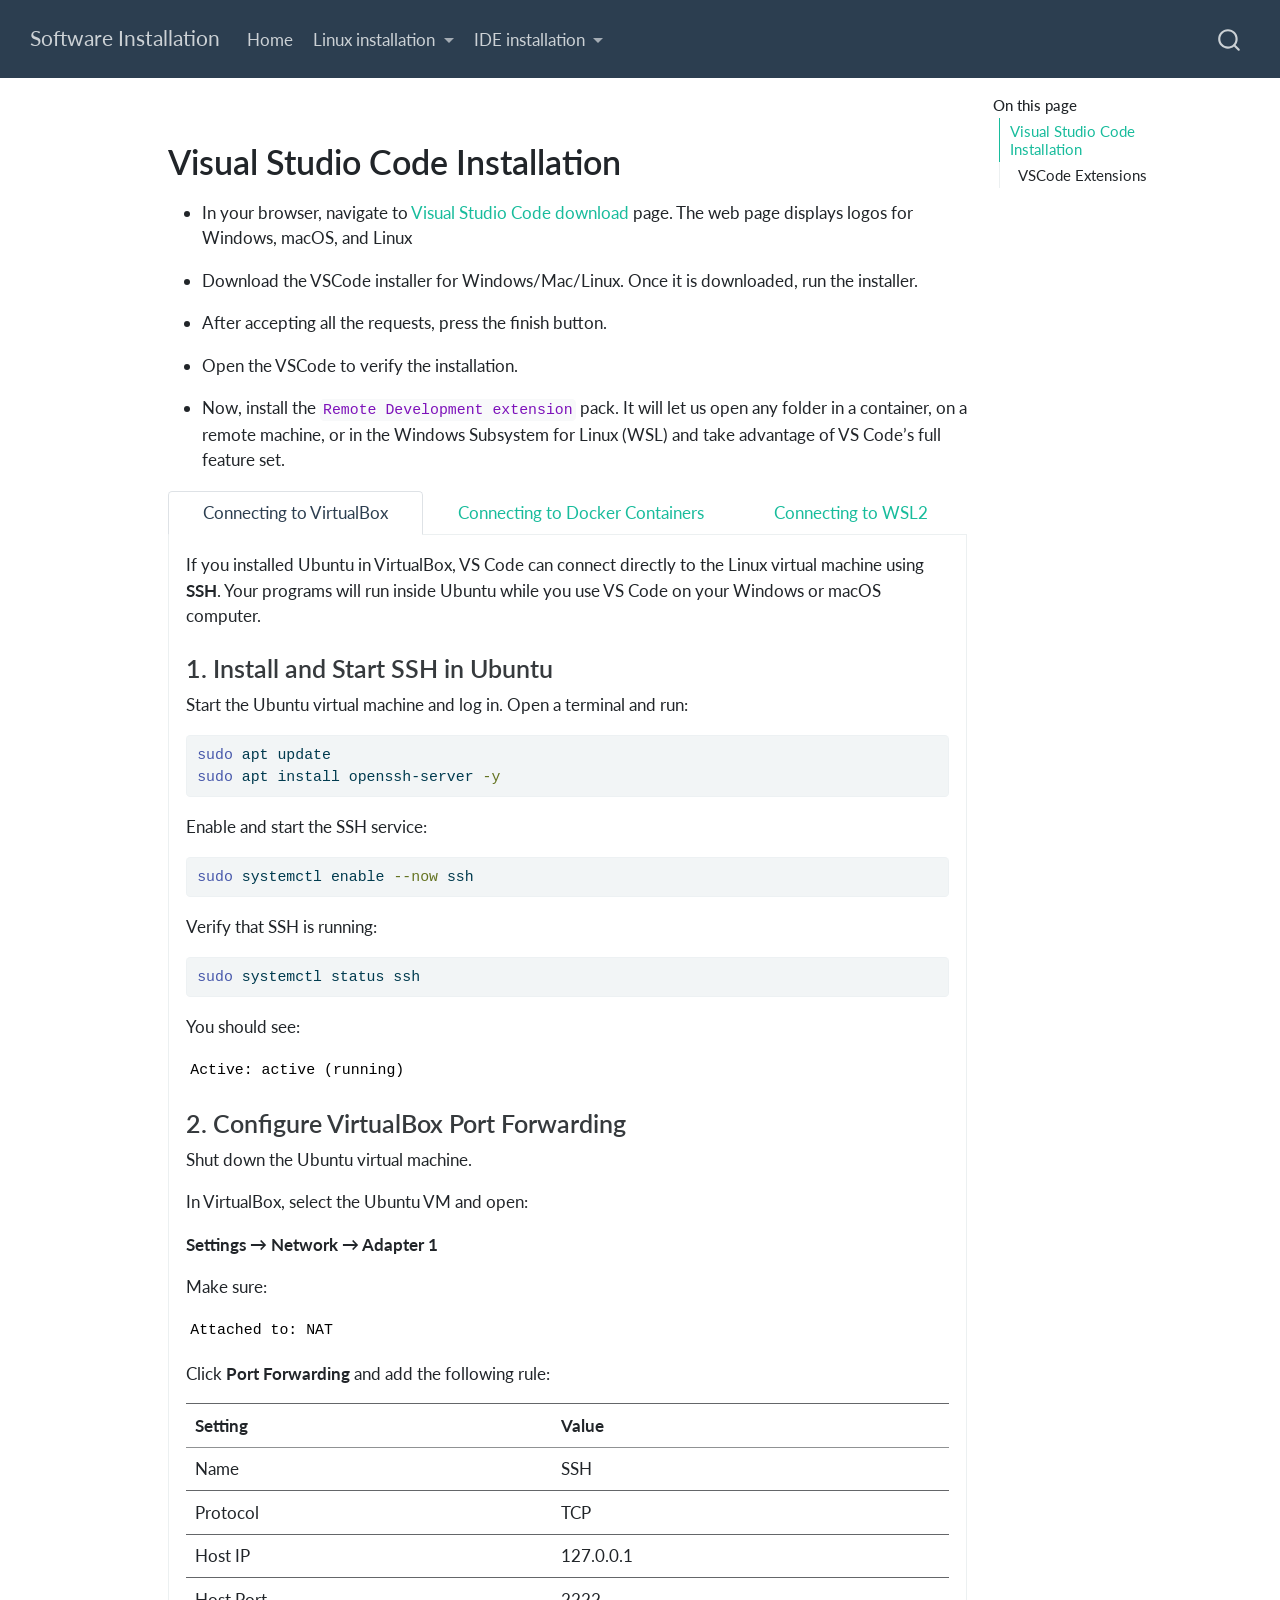
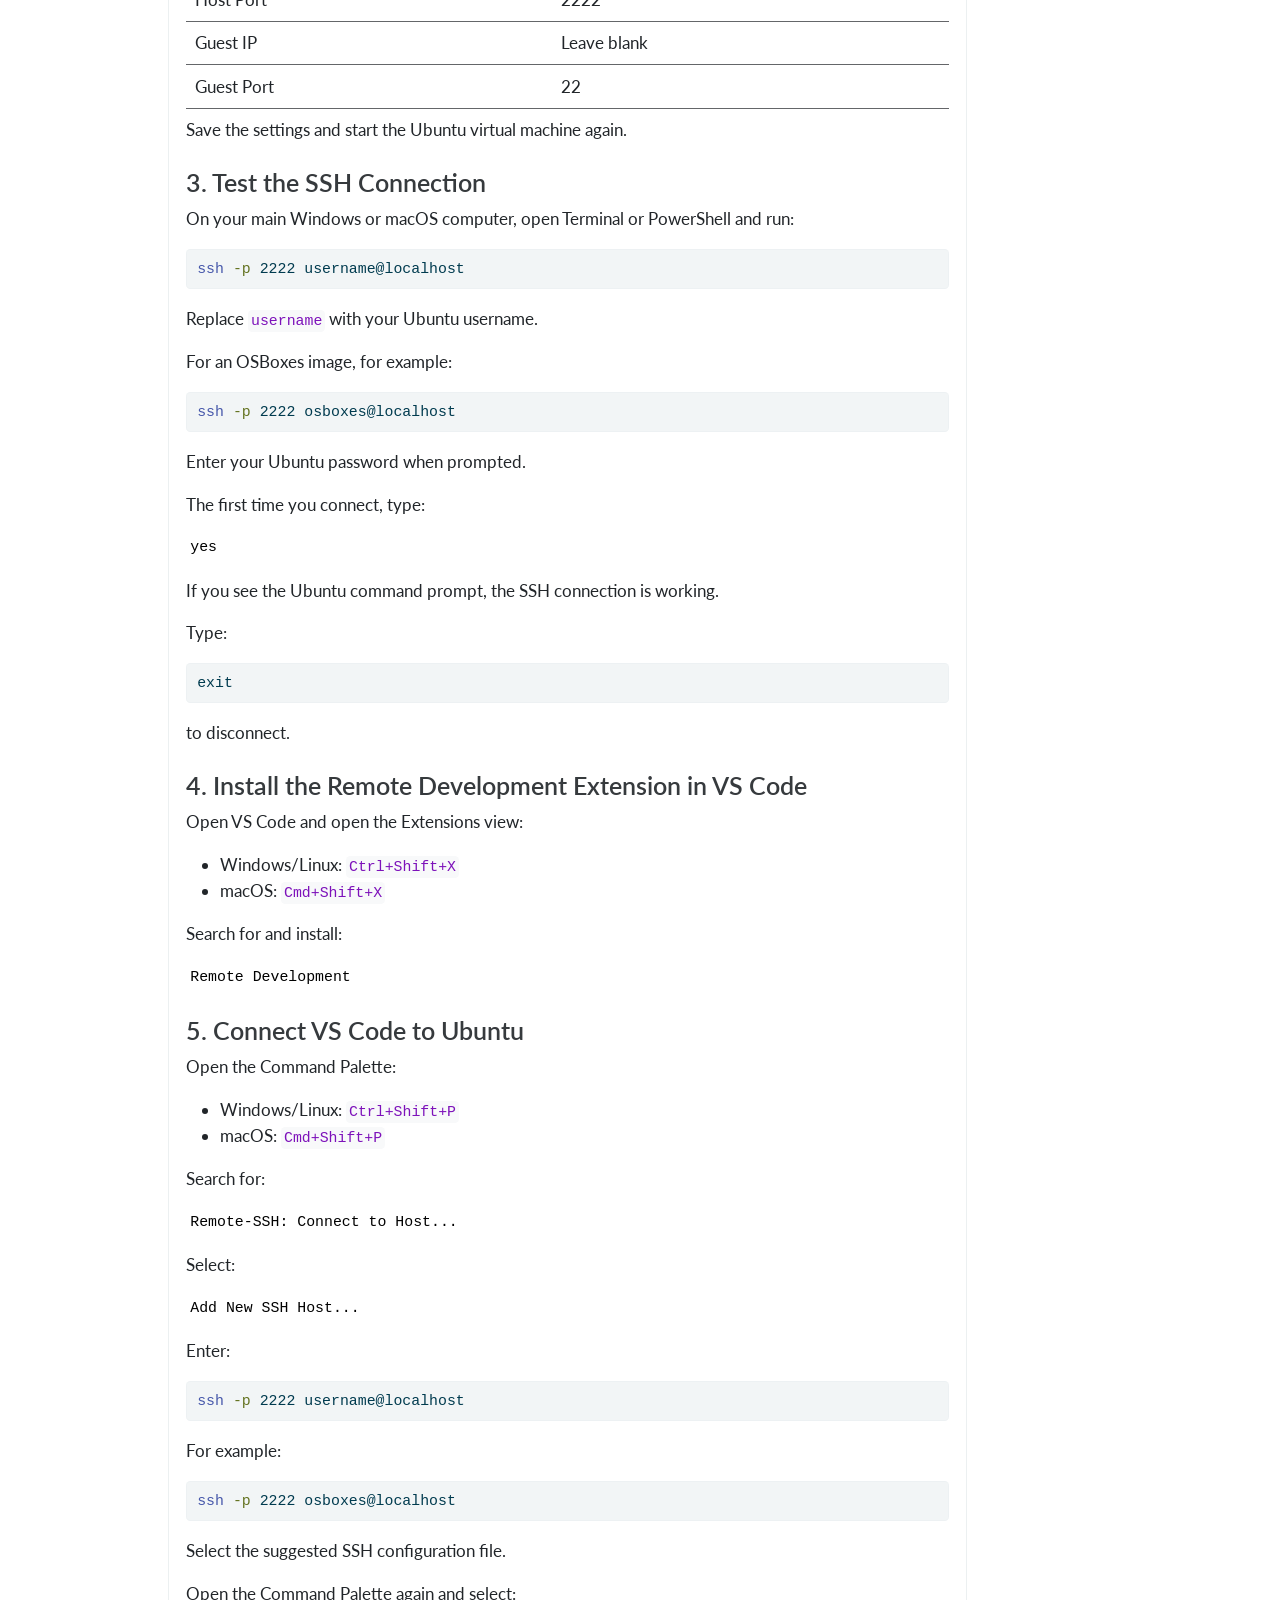
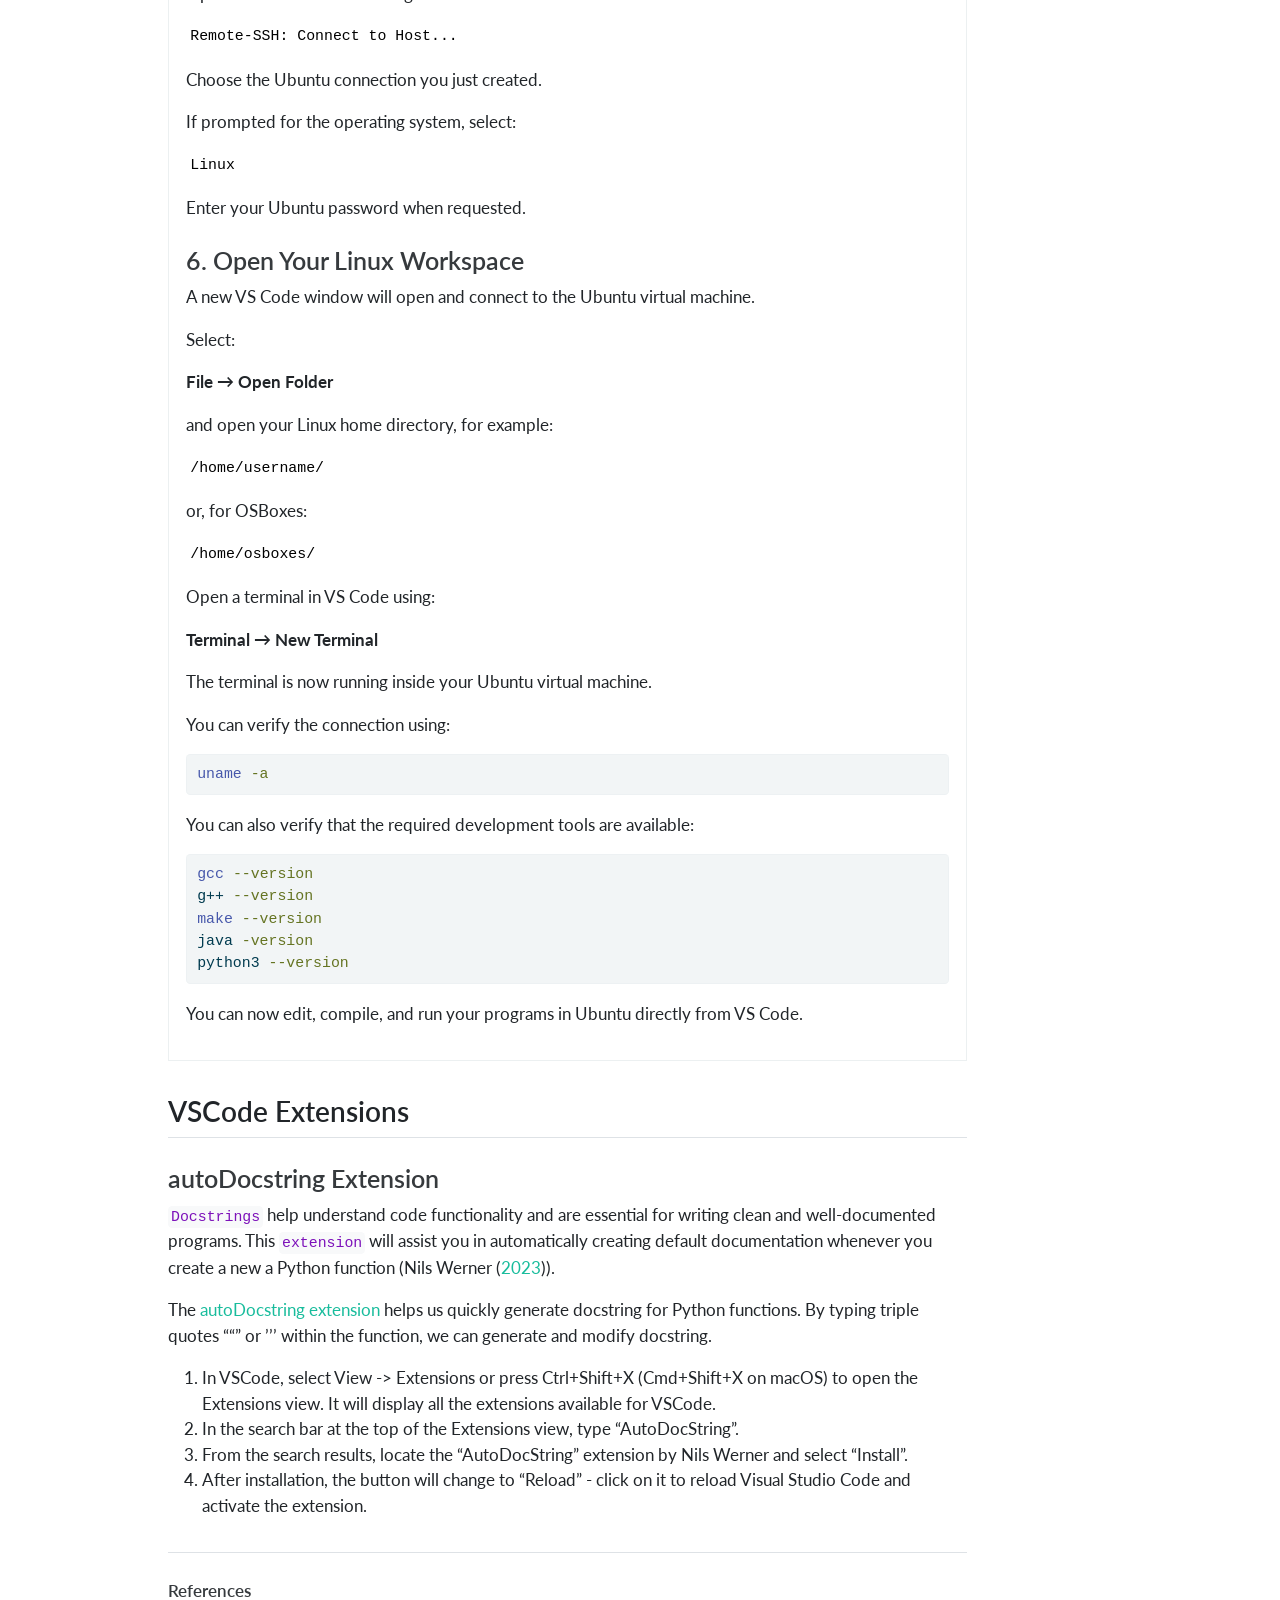
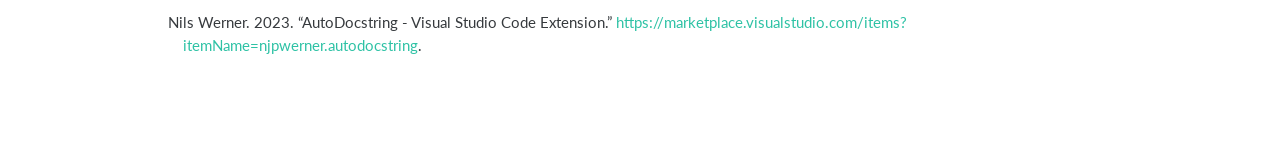
<file: docs/vscode.html>
<!DOCTYPE html>
<html xmlns="http://www.w3.org/1999/xhtml" lang="en" xml:lang="en"><head>

<meta charset="utf-8">
<meta name="generator" content="quarto-1.6.33">

<meta name="viewport" content="width=device-width, initial-scale=1.0, user-scalable=yes">


<title>vscode – Software Installation</title>
<style>
code{white-space: pre-wrap;}
span.smallcaps{font-variant: small-caps;}
div.columns{display: flex; gap: min(4vw, 1.5em);}
div.column{flex: auto; overflow-x: auto;}
div.hanging-indent{margin-left: 1.5em; text-indent: -1.5em;}
ul.task-list{list-style: none;}
ul.task-list li input[type="checkbox"] {
  width: 0.8em;
  margin: 0 0.8em 0.2em -1em; /* quarto-specific, see https://github.com/quarto-dev/quarto-cli/issues/4556 */ 
  vertical-align: middle;
}
/* CSS for syntax highlighting */
pre > code.sourceCode { white-space: pre; position: relative; }
pre > code.sourceCode > span { line-height: 1.25; }
pre > code.sourceCode > span:empty { height: 1.2em; }
.sourceCode { overflow: visible; }
code.sourceCode > span { color: inherit; text-decoration: inherit; }
div.sourceCode { margin: 1em 0; }
pre.sourceCode { margin: 0; }
@media screen {
div.sourceCode { overflow: auto; }
}
@media print {
pre > code.sourceCode { white-space: pre-wrap; }
pre > code.sourceCode > span { display: inline-block; text-indent: -5em; padding-left: 5em; }
}
pre.numberSource code
  { counter-reset: source-line 0; }
pre.numberSource code > span
  { position: relative; left: -4em; counter-increment: source-line; }
pre.numberSource code > span > a:first-child::before
  { content: counter(source-line);
    position: relative; left: -1em; text-align: right; vertical-align: baseline;
    border: none; display: inline-block;
    -webkit-touch-callout: none; -webkit-user-select: none;
    -khtml-user-select: none; -moz-user-select: none;
    -ms-user-select: none; user-select: none;
    padding: 0 4px; width: 4em;
  }
pre.numberSource { margin-left: 3em;  padding-left: 4px; }
div.sourceCode
  {   }
@media screen {
pre > code.sourceCode > span > a:first-child::before { text-decoration: underline; }
}
/* CSS for citations */
div.csl-bib-body { }
div.csl-entry {
  clear: both;
  margin-bottom: 0em;
}
.hanging-indent div.csl-entry {
  margin-left:2em;
  text-indent:-2em;
}
div.csl-left-margin {
  min-width:2em;
  float:left;
}
div.csl-right-inline {
  margin-left:2em;
  padding-left:1em;
}
div.csl-indent {
  margin-left: 2em;
}</style>


<script src="site_libs/quarto-nav/quarto-nav.js"></script>
<script src="site_libs/clipboard/clipboard.min.js"></script>
<script src="site_libs/quarto-search/autocomplete.umd.js"></script>
<script src="site_libs/quarto-search/fuse.min.js"></script>
<script src="site_libs/quarto-search/quarto-search.js"></script>
<meta name="quarto:offset" content="./">
<script src="site_libs/quarto-html/quarto.js"></script>
<script src="site_libs/quarto-html/popper.min.js"></script>
<script src="site_libs/quarto-html/tippy.umd.min.js"></script>
<script src="site_libs/quarto-html/anchor.min.js"></script>
<link href="site_libs/quarto-html/tippy.css" rel="stylesheet">
<link href="site_libs/quarto-html/quarto-syntax-highlighting-07ba0ad10f5680c660e360ac31d2f3b6.css" rel="stylesheet" id="quarto-text-highlighting-styles">
<script src="site_libs/bootstrap/bootstrap.min.js"></script>
<link href="site_libs/bootstrap/bootstrap-icons.css" rel="stylesheet">
<link href="site_libs/bootstrap/bootstrap-c11f346aa8cd6bcbe95dea20c43efb91.min.css" rel="stylesheet" append-hash="true" id="quarto-bootstrap" data-mode="light">
<script id="quarto-search-options" type="application/json">{
  "location": "navbar",
  "copy-button": false,
  "collapse-after": 3,
  "panel-placement": "end",
  "type": "overlay",
  "limit": 50,
  "keyboard-shortcut": [
    "f",
    "/",
    "s"
  ],
  "show-item-context": false,
  "language": {
    "search-no-results-text": "No results",
    "search-matching-documents-text": "matching documents",
    "search-copy-link-title": "Copy link to search",
    "search-hide-matches-text": "Hide additional matches",
    "search-more-match-text": "more match in this document",
    "search-more-matches-text": "more matches in this document",
    "search-clear-button-title": "Clear",
    "search-text-placeholder": "",
    "search-detached-cancel-button-title": "Cancel",
    "search-submit-button-title": "Submit",
    "search-label": "Search"
  }
}</script>


<link rel="stylesheet" href="styles.css">
</head>

<body class="nav-fixed">

<div id="quarto-search-results"></div>
  <header id="quarto-header" class="headroom fixed-top">
    <nav class="navbar navbar-expand-lg " data-bs-theme="dark">
      <div class="navbar-container container-fluid">
      <div class="navbar-brand-container mx-auto">
    <a class="navbar-brand" href="./index.html">
    <span class="navbar-title">Software Installation</span>
    </a>
  </div>
            <div id="quarto-search" class="" title="Search"></div>
          <button class="navbar-toggler" type="button" data-bs-toggle="collapse" data-bs-target="#navbarCollapse" aria-controls="navbarCollapse" role="menu" aria-expanded="false" aria-label="Toggle navigation" onclick="if (window.quartoToggleHeadroom) { window.quartoToggleHeadroom(); }">
  <span class="navbar-toggler-icon"></span>
</button>
          <div class="collapse navbar-collapse" id="navbarCollapse">
            <ul class="navbar-nav navbar-nav-scroll me-auto">
  <li class="nav-item">
    <a class="nav-link" href="./index.html"> 
<span class="menu-text">Home</span></a>
  </li>  
  <li class="nav-item dropdown ">
    <a class="nav-link dropdown-toggle" href="#" id="nav-menu-linux-installation" role="link" data-bs-toggle="dropdown" aria-expanded="false">
 <span class="menu-text">Linux installation</span>
    </a>
    <ul class="dropdown-menu" aria-labelledby="nav-menu-linux-installation">    
        <li>
    <a class="dropdown-item" href="./linux_wsl2.html">
 <span class="dropdown-text">Linux Installation using WSL2</span></a>
  </li>  
        <li>
    <a class="dropdown-item" href="./linux_docker.html">
 <span class="dropdown-text">Linux Installation using Docker Containers</span></a>
  </li>  
    </ul>
  </li>
  <li class="nav-item dropdown ">
    <a class="nav-link dropdown-toggle" href="#" id="nav-menu-ide-installation" role="link" data-bs-toggle="dropdown" aria-expanded="false">
 <span class="menu-text">IDE installation</span>
    </a>
    <ul class="dropdown-menu" aria-labelledby="nav-menu-ide-installation">    
        <li>
    <a class="dropdown-item" href="./vscode.html">
 <span class="dropdown-text">Visual Studio Code Installation</span></a>
  </li>  
        <li>
    <a class="dropdown-item" href="./eclipse.html">
 <span class="dropdown-text">Eclipse IDE for C Programming</span></a>
  </li>  
    </ul>
  </li>
</ul>
          </div> <!-- /navcollapse -->
            <div class="quarto-navbar-tools">
</div>
      </div> <!-- /container-fluid -->
    </nav>
</header>
<!-- content -->
<div id="quarto-content" class="quarto-container page-columns page-rows-contents page-layout-article page-navbar">
<!-- sidebar -->
<!-- margin-sidebar -->
    <div id="quarto-margin-sidebar" class="sidebar margin-sidebar">
        <nav id="TOC" role="doc-toc" class="toc-active">
    <h2 id="toc-title">On this page</h2>
   
  <ul>
  <li><a href="#visual-studio-code-installation" id="toc-visual-studio-code-installation" class="nav-link active" data-scroll-target="#visual-studio-code-installation">Visual Studio Code Installation</a>
  <ul class="collapse">
  <li><a href="#vscode-extensions" id="toc-vscode-extensions" class="nav-link" data-scroll-target="#vscode-extensions">VSCode Extensions</a>
  <ul class="collapse">
  <li><a href="#autodocstring-extension" id="toc-autodocstring-extension" class="nav-link" data-scroll-target="#autodocstring-extension">autoDocstring Extension</a></li>
  </ul></li>
  </ul></li>
  </ul>
</nav>
    </div>
<!-- main -->
<main class="content" id="quarto-document-content"><header id="title-block-header" class="quarto-title-block"></header>




<section id="visual-studio-code-installation" class="level1">
<h1>Visual Studio Code Installation</h1>
<ul>
<li><p>In your browser, navigate to <a href="https://code.visualstudio.com/download">Visual Studio Code download</a> page. The web page displays logos for Windows, macOS, and Linux</p></li>
<li><p>Download the VSCode installer for Windows/Mac/Linux. Once it is downloaded, run the installer.</p></li>
<li><p>After accepting all the requests, press the finish button.</p></li>
<li><p>Open the VSCode to verify the installation.</p></li>
<li><p>Now, install the <code>Remote Development extension</code> pack. It will let us open any folder in a container, on a remote machine, or in the Windows Subsystem for Linux (WSL) and take advantage of VS Code’s full feature set.</p></li>
</ul>
<div class="tabset-margin-container"></div><div class="panel-tabset">
<ul class="nav nav-tabs" role="tablist"><li class="nav-item" role="presentation"><a class="nav-link active" id="tabset-1-1-tab" data-bs-toggle="tab" data-bs-target="#tabset-1-1" role="tab" aria-controls="tabset-1-1" aria-selected="true">Connecting to VirtualBox</a></li><li class="nav-item" role="presentation"><a class="nav-link" id="tabset-1-2-tab" data-bs-toggle="tab" data-bs-target="#tabset-1-2" role="tab" aria-controls="tabset-1-2" aria-selected="false">Connecting to Docker Containers</a></li><li class="nav-item" role="presentation"><a class="nav-link" id="tabset-1-3-tab" data-bs-toggle="tab" data-bs-target="#tabset-1-3" role="tab" aria-controls="tabset-1-3" aria-selected="false">Connecting to WSL2</a></li></ul>
<div class="tab-content">
<div id="tabset-1-1" class="tab-pane active" role="tabpanel" aria-labelledby="tabset-1-1-tab">
<p>If you installed Ubuntu in VirtualBox, VS Code can connect directly to the Linux virtual machine using <strong>SSH</strong>. Your programs will run inside Ubuntu while you use VS Code on your Windows or macOS computer.</p>
<section id="install-and-start-ssh-in-ubuntu" class="level3">
<h3 class="anchored" data-anchor-id="install-and-start-ssh-in-ubuntu">1. Install and Start SSH in Ubuntu</h3>
<p>Start the Ubuntu virtual machine and log in. Open a terminal and run:</p>
<div class="sourceCode" id="cb1"><pre class="sourceCode bash code-with-copy"><code class="sourceCode bash"><span id="cb1-1"><a href="#cb1-1" aria-hidden="true" tabindex="-1"></a><span class="fu">sudo</span> apt update</span>
<span id="cb1-2"><a href="#cb1-2" aria-hidden="true" tabindex="-1"></a><span class="fu">sudo</span> apt install openssh-server <span class="at">-y</span></span></code><button title="Copy to Clipboard" class="code-copy-button"><i class="bi"></i></button></pre></div>
<p>Enable and start the SSH service:</p>
<div class="sourceCode" id="cb2"><pre class="sourceCode bash code-with-copy"><code class="sourceCode bash"><span id="cb2-1"><a href="#cb2-1" aria-hidden="true" tabindex="-1"></a><span class="fu">sudo</span> systemctl enable <span class="at">--now</span> ssh</span></code><button title="Copy to Clipboard" class="code-copy-button"><i class="bi"></i></button></pre></div>
<p>Verify that SSH is running:</p>
<div class="sourceCode" id="cb3"><pre class="sourceCode bash code-with-copy"><code class="sourceCode bash"><span id="cb3-1"><a href="#cb3-1" aria-hidden="true" tabindex="-1"></a><span class="fu">sudo</span> systemctl status ssh</span></code><button title="Copy to Clipboard" class="code-copy-button"><i class="bi"></i></button></pre></div>
<p>You should see:</p>
<pre class="text"><code>Active: active (running)</code></pre>
</section>
<section id="configure-virtualbox-port-forwarding" class="level3">
<h3 class="anchored" data-anchor-id="configure-virtualbox-port-forwarding">2. Configure VirtualBox Port Forwarding</h3>
<p>Shut down the Ubuntu virtual machine.</p>
<p>In VirtualBox, select the Ubuntu VM and open:</p>
<p><strong>Settings → Network → Adapter 1</strong></p>
<p>Make sure:</p>
<pre class="text"><code>Attached to: NAT</code></pre>
<p>Click <strong>Port Forwarding</strong> and add the following rule:</p>
<table class="caption-top table">
<thead>
<tr class="header">
<th>Setting</th>
<th>Value</th>
</tr>
</thead>
<tbody>
<tr class="odd">
<td>Name</td>
<td>SSH</td>
</tr>
<tr class="even">
<td>Protocol</td>
<td>TCP</td>
</tr>
<tr class="odd">
<td>Host IP</td>
<td>127.0.0.1</td>
</tr>
<tr class="even">
<td>Host Port</td>
<td>2222</td>
</tr>
<tr class="odd">
<td>Guest IP</td>
<td>Leave blank</td>
</tr>
<tr class="even">
<td>Guest Port</td>
<td>22</td>
</tr>
</tbody>
</table>
<p>Save the settings and start the Ubuntu virtual machine again.</p>
</section>
<section id="test-the-ssh-connection" class="level3">
<h3 class="anchored" data-anchor-id="test-the-ssh-connection">3. Test the SSH Connection</h3>
<p>On your main Windows or macOS computer, open Terminal or PowerShell and run:</p>
<div class="sourceCode" id="cb6"><pre class="sourceCode bash code-with-copy"><code class="sourceCode bash"><span id="cb6-1"><a href="#cb6-1" aria-hidden="true" tabindex="-1"></a><span class="fu">ssh</span> <span class="at">-p</span> 2222 username@localhost</span></code><button title="Copy to Clipboard" class="code-copy-button"><i class="bi"></i></button></pre></div>
<p>Replace <code>username</code> with your Ubuntu username.</p>
<p>For an OSBoxes image, for example:</p>
<div class="sourceCode" id="cb7"><pre class="sourceCode bash code-with-copy"><code class="sourceCode bash"><span id="cb7-1"><a href="#cb7-1" aria-hidden="true" tabindex="-1"></a><span class="fu">ssh</span> <span class="at">-p</span> 2222 osboxes@localhost</span></code><button title="Copy to Clipboard" class="code-copy-button"><i class="bi"></i></button></pre></div>
<p>Enter your Ubuntu password when prompted.</p>
<p>The first time you connect, type:</p>
<pre class="text"><code>yes</code></pre>
<p>If you see the Ubuntu command prompt, the SSH connection is working.</p>
<p>Type:</p>
<div class="sourceCode" id="cb9"><pre class="sourceCode bash code-with-copy"><code class="sourceCode bash"><span id="cb9-1"><a href="#cb9-1" aria-hidden="true" tabindex="-1"></a><span class="bu">exit</span></span></code><button title="Copy to Clipboard" class="code-copy-button"><i class="bi"></i></button></pre></div>
<p>to disconnect.</p>
</section>
<section id="install-the-remote-development-extension-in-vs-code" class="level3">
<h3 class="anchored" data-anchor-id="install-the-remote-development-extension-in-vs-code">4. Install the Remote Development Extension in VS Code</h3>
<p>Open VS Code and open the Extensions view:</p>
<ul>
<li>Windows/Linux: <code>Ctrl+Shift+X</code></li>
<li>macOS: <code>Cmd+Shift+X</code></li>
</ul>
<p>Search for and install:</p>
<pre class="text"><code>Remote Development</code></pre>
</section>
<section id="connect-vs-code-to-ubuntu" class="level3">
<h3 class="anchored" data-anchor-id="connect-vs-code-to-ubuntu">5. Connect VS Code to Ubuntu</h3>
<p>Open the Command Palette:</p>
<ul>
<li>Windows/Linux: <code>Ctrl+Shift+P</code></li>
<li>macOS: <code>Cmd+Shift+P</code></li>
</ul>
<p>Search for:</p>
<pre class="text"><code>Remote-SSH: Connect to Host...</code></pre>
<p>Select:</p>
<pre class="text"><code>Add New SSH Host...</code></pre>
<p>Enter:</p>
<div class="sourceCode" id="cb13"><pre class="sourceCode bash code-with-copy"><code class="sourceCode bash"><span id="cb13-1"><a href="#cb13-1" aria-hidden="true" tabindex="-1"></a><span class="fu">ssh</span> <span class="at">-p</span> 2222 username@localhost</span></code><button title="Copy to Clipboard" class="code-copy-button"><i class="bi"></i></button></pre></div>
<p>For example:</p>
<div class="sourceCode" id="cb14"><pre class="sourceCode bash code-with-copy"><code class="sourceCode bash"><span id="cb14-1"><a href="#cb14-1" aria-hidden="true" tabindex="-1"></a><span class="fu">ssh</span> <span class="at">-p</span> 2222 osboxes@localhost</span></code><button title="Copy to Clipboard" class="code-copy-button"><i class="bi"></i></button></pre></div>
<p>Select the suggested SSH configuration file.</p>
<p>Open the Command Palette again and select:</p>
<pre class="text"><code>Remote-SSH: Connect to Host...</code></pre>
<p>Choose the Ubuntu connection you just created.</p>
<p>If prompted for the operating system, select:</p>
<pre class="text"><code>Linux</code></pre>
<p>Enter your Ubuntu password when requested.</p>
</section>
<section id="open-your-linux-workspace" class="level3">
<h3 class="anchored" data-anchor-id="open-your-linux-workspace">6. Open Your Linux Workspace</h3>
<p>A new VS Code window will open and connect to the Ubuntu virtual machine.</p>
<p>Select:</p>
<p><strong>File → Open Folder</strong></p>
<p>and open your Linux home directory, for example:</p>
<pre class="text"><code>/home/username/</code></pre>
<p>or, for OSBoxes:</p>
<pre class="text"><code>/home/osboxes/</code></pre>
<p>Open a terminal in VS Code using:</p>
<p><strong>Terminal → New Terminal</strong></p>
<p>The terminal is now running inside your Ubuntu virtual machine.</p>
<p>You can verify the connection using:</p>
<div class="sourceCode" id="cb19"><pre class="sourceCode bash code-with-copy"><code class="sourceCode bash"><span id="cb19-1"><a href="#cb19-1" aria-hidden="true" tabindex="-1"></a><span class="fu">uname</span> <span class="at">-a</span></span></code><button title="Copy to Clipboard" class="code-copy-button"><i class="bi"></i></button></pre></div>
<p>You can also verify that the required development tools are available:</p>
<div class="sourceCode" id="cb20"><pre class="sourceCode bash code-with-copy"><code class="sourceCode bash"><span id="cb20-1"><a href="#cb20-1" aria-hidden="true" tabindex="-1"></a><span class="fu">gcc</span> <span class="at">--version</span></span>
<span id="cb20-2"><a href="#cb20-2" aria-hidden="true" tabindex="-1"></a><span class="ex">g++</span> <span class="at">--version</span></span>
<span id="cb20-3"><a href="#cb20-3" aria-hidden="true" tabindex="-1"></a><span class="fu">make</span> <span class="at">--version</span></span>
<span id="cb20-4"><a href="#cb20-4" aria-hidden="true" tabindex="-1"></a><span class="ex">java</span> <span class="at">-version</span></span>
<span id="cb20-5"><a href="#cb20-5" aria-hidden="true" tabindex="-1"></a><span class="ex">python3</span> <span class="at">--version</span></span></code><button title="Copy to Clipboard" class="code-copy-button"><i class="bi"></i></button></pre></div>
<p>You can now edit, compile, and run your programs in Ubuntu directly from VS Code.</p>
</section>
</div>
<div id="tabset-1-2" class="tab-pane" role="tabpanel" aria-labelledby="tabset-1-2-tab">
<ul>
<li><p>To open a CP386 workspace in a Linux environment and using IDE, follow the steps:</p></li>
<li><p>Start VS Code, run the Dev Containers: Open Folder in Container… command from the Command Palette (F1) or quick actions Status bar item, and select the project folder you would like to set up the container for:</p></li>
<li><p>Now, pick a starting point for your dev container and follow the steps below:</p></li>
<li><p>Step 1:</p></li>
</ul>
<p><img src="images/step1c.png" class="img-fluid"> - Step 2:</p>
<p><img src="images/step2ubuntu.png" class="img-fluid"> - Step 3:</p>
<p><img src="images/step3cmake.png" class="img-fluid"> - Step 4:</p>
<p><img src="images/step4ok.png" class="img-fluid"></p>
<ul>
<li>The VS Code window will reload and start building the dev container. A progress notification provides status updates. Now, you can open Terminal and can run makefile. Enjoy your programming.</li>
</ul>
</div>
<div id="tabset-1-3" class="tab-pane" role="tabpanel" aria-labelledby="tabset-1-3-tab">
<ul>
<li>If you chose to use WSL then you can connect VSCode to WSL2:</li>
<li>Start VS Code.</li>
<li>Press F1, select WSL: New WSL Window for the default distro or WSL: New WSL Window using Ubuntu for a specific version.</li>
<li>Use the File menu to open your folder.</li>
</ul>
</div>
</div>
</div>
<section id="vscode-extensions" class="level2">
<h2 class="anchored" data-anchor-id="vscode-extensions">VSCode Extensions</h2>
<section id="autodocstring-extension" class="level3">
<h3 class="anchored" data-anchor-id="autodocstring-extension">autoDocstring Extension</h3>
<p><code>Docstrings</code> help understand code functionality and are essential for writing clean and well-documented programs. This <code>extension</code> will assist you in automatically creating default documentation whenever you create a new a Python function (<span class="citation" data-cites="AutodocstringExtension">Nils Werner (<a href="#ref-AutodocstringExtension" role="doc-biblioref">2023</a>)</span>).</p>
<p>The <a href="https://marketplace.visualstudio.com/items?itemName=njpwerner.autodocstring">autoDocstring extension</a> helps us quickly generate docstring for Python functions. By typing triple quotes ““” or ’’’ within the function, we can generate and modify docstring.</p>
<ol type="1">
<li>In VSCode, select View -&gt; Extensions or press Ctrl+Shift+X (Cmd+Shift+X on macOS) to open the Extensions view. It will display all the extensions available for VSCode.</li>
<li>In the search bar at the top of the Extensions view, type “AutoDocString”.</li>
<li>From the search results, locate the “AutoDocString” extension by Nils Werner and select “Install”.</li>
<li>After installation, the button will change to “Reload” - click on it to reload Visual Studio Code and activate the extension.</li>
</ol>



</section>
</section>
</section>

<div id="quarto-appendix" class="default"><section class="quarto-appendix-contents" role="doc-bibliography" id="quarto-bibliography"><h2 class="anchored quarto-appendix-heading">References</h2><div id="refs" class="references csl-bib-body hanging-indent" data-entry-spacing="0" role="list">
<div id="ref-AutodocstringExtension" class="csl-entry" role="listitem">
Nils Werner. 2023. <span>“<span>AutoDocstring - Visual Studio Code Extension</span>.”</span> <a href="https://marketplace.visualstudio.com/items?itemName=njpwerner.autodocstring" class="uri">https://marketplace.visualstudio.com/items?itemName=njpwerner.autodocstring</a>.
</div>
</div></section></div></main> <!-- /main -->
<script id="quarto-html-after-body" type="application/javascript">
window.document.addEventListener("DOMContentLoaded", function (event) {
  const toggleBodyColorMode = (bsSheetEl) => {
    const mode = bsSheetEl.getAttribute("data-mode");
    const bodyEl = window.document.querySelector("body");
    if (mode === "dark") {
      bodyEl.classList.add("quarto-dark");
      bodyEl.classList.remove("quarto-light");
    } else {
      bodyEl.classList.add("quarto-light");
      bodyEl.classList.remove("quarto-dark");
    }
  }
  const toggleBodyColorPrimary = () => {
    const bsSheetEl = window.document.querySelector("link#quarto-bootstrap");
    if (bsSheetEl) {
      toggleBodyColorMode(bsSheetEl);
    }
  }
  toggleBodyColorPrimary();  
  const icon = "";
  const anchorJS = new window.AnchorJS();
  anchorJS.options = {
    placement: 'right',
    icon: icon
  };
  anchorJS.add('.anchored');
  const isCodeAnnotation = (el) => {
    for (const clz of el.classList) {
      if (clz.startsWith('code-annotation-')) {                     
        return true;
      }
    }
    return false;
  }
  const onCopySuccess = function(e) {
    // button target
    const button = e.trigger;
    // don't keep focus
    button.blur();
    // flash "checked"
    button.classList.add('code-copy-button-checked');
    var currentTitle = button.getAttribute("title");
    button.setAttribute("title", "Copied!");
    let tooltip;
    if (window.bootstrap) {
      button.setAttribute("data-bs-toggle", "tooltip");
      button.setAttribute("data-bs-placement", "left");
      button.setAttribute("data-bs-title", "Copied!");
      tooltip = new bootstrap.Tooltip(button, 
        { trigger: "manual", 
          customClass: "code-copy-button-tooltip",
          offset: [0, -8]});
      tooltip.show();    
    }
    setTimeout(function() {
      if (tooltip) {
        tooltip.hide();
        button.removeAttribute("data-bs-title");
        button.removeAttribute("data-bs-toggle");
        button.removeAttribute("data-bs-placement");
      }
      button.setAttribute("title", currentTitle);
      button.classList.remove('code-copy-button-checked');
    }, 1000);
    // clear code selection
    e.clearSelection();
  }
  const getTextToCopy = function(trigger) {
      const codeEl = trigger.previousElementSibling.cloneNode(true);
      for (const childEl of codeEl.children) {
        if (isCodeAnnotation(childEl)) {
          childEl.remove();
        }
      }
      return codeEl.innerText;
  }
  const clipboard = new window.ClipboardJS('.code-copy-button:not([data-in-quarto-modal])', {
    text: getTextToCopy
  });
  clipboard.on('success', onCopySuccess);
  if (window.document.getElementById('quarto-embedded-source-code-modal')) {
    // For code content inside modals, clipBoardJS needs to be initialized with a container option
    // TODO: Check when it could be a function (https://github.com/zenorocha/clipboard.js/issues/860)
    const clipboardModal = new window.ClipboardJS('.code-copy-button[data-in-quarto-modal]', {
      text: getTextToCopy,
      container: window.document.getElementById('quarto-embedded-source-code-modal')
    });
    clipboardModal.on('success', onCopySuccess);
  }
    var localhostRegex = new RegExp(/^(?:http|https):\/\/localhost\:?[0-9]*\//);
    var mailtoRegex = new RegExp(/^mailto:/);
      var filterRegex = new RegExp('/' + window.location.host + '/');
    var isInternal = (href) => {
        return filterRegex.test(href) || localhostRegex.test(href) || mailtoRegex.test(href);
    }
    // Inspect non-navigation links and adorn them if external
 	var links = window.document.querySelectorAll('a[href]:not(.nav-link):not(.navbar-brand):not(.toc-action):not(.sidebar-link):not(.sidebar-item-toggle):not(.pagination-link):not(.no-external):not([aria-hidden]):not(.dropdown-item):not(.quarto-navigation-tool):not(.about-link)');
    for (var i=0; i<links.length; i++) {
      const link = links[i];
      if (!isInternal(link.href)) {
        // undo the damage that might have been done by quarto-nav.js in the case of
        // links that we want to consider external
        if (link.dataset.originalHref !== undefined) {
          link.href = link.dataset.originalHref;
        }
      }
    }
  function tippyHover(el, contentFn, onTriggerFn, onUntriggerFn) {
    const config = {
      allowHTML: true,
      maxWidth: 500,
      delay: 100,
      arrow: false,
      appendTo: function(el) {
          return el.parentElement;
      },
      interactive: true,
      interactiveBorder: 10,
      theme: 'quarto',
      placement: 'bottom-start',
    };
    if (contentFn) {
      config.content = contentFn;
    }
    if (onTriggerFn) {
      config.onTrigger = onTriggerFn;
    }
    if (onUntriggerFn) {
      config.onUntrigger = onUntriggerFn;
    }
    window.tippy(el, config); 
  }
  const noterefs = window.document.querySelectorAll('a[role="doc-noteref"]');
  for (var i=0; i<noterefs.length; i++) {
    const ref = noterefs[i];
    tippyHover(ref, function() {
      // use id or data attribute instead here
      let href = ref.getAttribute('data-footnote-href') || ref.getAttribute('href');
      try { href = new URL(href).hash; } catch {}
      const id = href.replace(/^#\/?/, "");
      const note = window.document.getElementById(id);
      if (note) {
        return note.innerHTML;
      } else {
        return "";
      }
    });
  }
  const xrefs = window.document.querySelectorAll('a.quarto-xref');
  const processXRef = (id, note) => {
    // Strip column container classes
    const stripColumnClz = (el) => {
      el.classList.remove("page-full", "page-columns");
      if (el.children) {
        for (const child of el.children) {
          stripColumnClz(child);
        }
      }
    }
    stripColumnClz(note)
    if (id === null || id.startsWith('sec-')) {
      // Special case sections, only their first couple elements
      const container = document.createElement("div");
      if (note.children && note.children.length > 2) {
        container.appendChild(note.children[0].cloneNode(true));
        for (let i = 1; i < note.children.length; i++) {
          const child = note.children[i];
          if (child.tagName === "P" && child.innerText === "") {
            continue;
          } else {
            container.appendChild(child.cloneNode(true));
            break;
          }
        }
        if (window.Quarto?.typesetMath) {
          window.Quarto.typesetMath(container);
        }
        return container.innerHTML
      } else {
        if (window.Quarto?.typesetMath) {
          window.Quarto.typesetMath(note);
        }
        return note.innerHTML;
      }
    } else {
      // Remove any anchor links if they are present
      const anchorLink = note.querySelector('a.anchorjs-link');
      if (anchorLink) {
        anchorLink.remove();
      }
      if (window.Quarto?.typesetMath) {
        window.Quarto.typesetMath(note);
      }
      // TODO in 1.5, we should make sure this works without a callout special case
      if (note.classList.contains("callout")) {
        return note.outerHTML;
      } else {
        return note.innerHTML;
      }
    }
  }
  for (var i=0; i<xrefs.length; i++) {
    const xref = xrefs[i];
    tippyHover(xref, undefined, function(instance) {
      instance.disable();
      let url = xref.getAttribute('href');
      let hash = undefined; 
      if (url.startsWith('#')) {
        hash = url;
      } else {
        try { hash = new URL(url).hash; } catch {}
      }
      if (hash) {
        const id = hash.replace(/^#\/?/, "");
        const note = window.document.getElementById(id);
        if (note !== null) {
          try {
            const html = processXRef(id, note.cloneNode(true));
            instance.setContent(html);
          } finally {
            instance.enable();
            instance.show();
          }
        } else {
          // See if we can fetch this
          fetch(url.split('#')[0])
          .then(res => res.text())
          .then(html => {
            const parser = new DOMParser();
            const htmlDoc = parser.parseFromString(html, "text/html");
            const note = htmlDoc.getElementById(id);
            if (note !== null) {
              const html = processXRef(id, note);
              instance.setContent(html);
            } 
          }).finally(() => {
            instance.enable();
            instance.show();
          });
        }
      } else {
        // See if we can fetch a full url (with no hash to target)
        // This is a special case and we should probably do some content thinning / targeting
        fetch(url)
        .then(res => res.text())
        .then(html => {
          const parser = new DOMParser();
          const htmlDoc = parser.parseFromString(html, "text/html");
          const note = htmlDoc.querySelector('main.content');
          if (note !== null) {
            // This should only happen for chapter cross references
            // (since there is no id in the URL)
            // remove the first header
            if (note.children.length > 0 && note.children[0].tagName === "HEADER") {
              note.children[0].remove();
            }
            const html = processXRef(null, note);
            instance.setContent(html);
          } 
        }).finally(() => {
          instance.enable();
          instance.show();
        });
      }
    }, function(instance) {
    });
  }
      let selectedAnnoteEl;
      const selectorForAnnotation = ( cell, annotation) => {
        let cellAttr = 'data-code-cell="' + cell + '"';
        let lineAttr = 'data-code-annotation="' +  annotation + '"';
        const selector = 'span[' + cellAttr + '][' + lineAttr + ']';
        return selector;
      }
      const selectCodeLines = (annoteEl) => {
        const doc = window.document;
        const targetCell = annoteEl.getAttribute("data-target-cell");
        const targetAnnotation = annoteEl.getAttribute("data-target-annotation");
        const annoteSpan = window.document.querySelector(selectorForAnnotation(targetCell, targetAnnotation));
        const lines = annoteSpan.getAttribute("data-code-lines").split(",");
        const lineIds = lines.map((line) => {
          return targetCell + "-" + line;
        })
        let top = null;
        let height = null;
        let parent = null;
        if (lineIds.length > 0) {
            //compute the position of the single el (top and bottom and make a div)
            const el = window.document.getElementById(lineIds[0]);
            top = el.offsetTop;
            height = el.offsetHeight;
            parent = el.parentElement.parentElement;
          if (lineIds.length > 1) {
            const lastEl = window.document.getElementById(lineIds[lineIds.length - 1]);
            const bottom = lastEl.offsetTop + lastEl.offsetHeight;
            height = bottom - top;
          }
          if (top !== null && height !== null && parent !== null) {
            // cook up a div (if necessary) and position it 
            let div = window.document.getElementById("code-annotation-line-highlight");
            if (div === null) {
              div = window.document.createElement("div");
              div.setAttribute("id", "code-annotation-line-highlight");
              div.style.position = 'absolute';
              parent.appendChild(div);
            }
            div.style.top = top - 2 + "px";
            div.style.height = height + 4 + "px";
            div.style.left = 0;
            let gutterDiv = window.document.getElementById("code-annotation-line-highlight-gutter");
            if (gutterDiv === null) {
              gutterDiv = window.document.createElement("div");
              gutterDiv.setAttribute("id", "code-annotation-line-highlight-gutter");
              gutterDiv.style.position = 'absolute';
              const codeCell = window.document.getElementById(targetCell);
              const gutter = codeCell.querySelector('.code-annotation-gutter');
              gutter.appendChild(gutterDiv);
            }
            gutterDiv.style.top = top - 2 + "px";
            gutterDiv.style.height = height + 4 + "px";
          }
          selectedAnnoteEl = annoteEl;
        }
      };
      const unselectCodeLines = () => {
        const elementsIds = ["code-annotation-line-highlight", "code-annotation-line-highlight-gutter"];
        elementsIds.forEach((elId) => {
          const div = window.document.getElementById(elId);
          if (div) {
            div.remove();
          }
        });
        selectedAnnoteEl = undefined;
      };
        // Handle positioning of the toggle
    window.addEventListener(
      "resize",
      throttle(() => {
        elRect = undefined;
        if (selectedAnnoteEl) {
          selectCodeLines(selectedAnnoteEl);
        }
      }, 10)
    );
    function throttle(fn, ms) {
    let throttle = false;
    let timer;
      return (...args) => {
        if(!throttle) { // first call gets through
            fn.apply(this, args);
            throttle = true;
        } else { // all the others get throttled
            if(timer) clearTimeout(timer); // cancel #2
            timer = setTimeout(() => {
              fn.apply(this, args);
              timer = throttle = false;
            }, ms);
        }
      };
    }
      // Attach click handler to the DT
      const annoteDls = window.document.querySelectorAll('dt[data-target-cell]');
      for (const annoteDlNode of annoteDls) {
        annoteDlNode.addEventListener('click', (event) => {
          const clickedEl = event.target;
          if (clickedEl !== selectedAnnoteEl) {
            unselectCodeLines();
            const activeEl = window.document.querySelector('dt[data-target-cell].code-annotation-active');
            if (activeEl) {
              activeEl.classList.remove('code-annotation-active');
            }
            selectCodeLines(clickedEl);
            clickedEl.classList.add('code-annotation-active');
          } else {
            // Unselect the line
            unselectCodeLines();
            clickedEl.classList.remove('code-annotation-active');
          }
        });
      }
  const findCites = (el) => {
    const parentEl = el.parentElement;
    if (parentEl) {
      const cites = parentEl.dataset.cites;
      if (cites) {
        return {
          el,
          cites: cites.split(' ')
        };
      } else {
        return findCites(el.parentElement)
      }
    } else {
      return undefined;
    }
  };
  var bibliorefs = window.document.querySelectorAll('a[role="doc-biblioref"]');
  for (var i=0; i<bibliorefs.length; i++) {
    const ref = bibliorefs[i];
    const citeInfo = findCites(ref);
    if (citeInfo) {
      tippyHover(citeInfo.el, function() {
        var popup = window.document.createElement('div');
        citeInfo.cites.forEach(function(cite) {
          var citeDiv = window.document.createElement('div');
          citeDiv.classList.add('hanging-indent');
          citeDiv.classList.add('csl-entry');
          var biblioDiv = window.document.getElementById('ref-' + cite);
          if (biblioDiv) {
            citeDiv.innerHTML = biblioDiv.innerHTML;
          }
          popup.appendChild(citeDiv);
        });
        return popup.innerHTML;
      });
    }
  }
});
</script>
</div> <!-- /content -->




</body></html>
</file>
<file: docs/site_libs/quarto-html/tippy.css>
.tippy-box[data-animation=fade][data-state=hidden]{opacity:0}[data-tippy-root]{max-width:calc(100vw - 10px)}.tippy-box{position:relative;background-color:#333;color:#fff;border-radius:4px;font-size:14px;line-height:1.4;white-space:normal;outline:0;transition-property:transform,visibility,opacity}.tippy-box[data-placement^=top]>.tippy-arrow{bottom:0}.tippy-box[data-placement^=top]>.tippy-arrow:before{bottom:-7px;left:0;border-width:8px 8px 0;border-top-color:initial;transform-origin:center top}.tippy-box[data-placement^=bottom]>.tippy-arrow{top:0}.tippy-box[data-placement^=bottom]>.tippy-arrow:before{top:-7px;left:0;border-width:0 8px 8px;border-bottom-color:initial;transform-origin:center bottom}.tippy-box[data-placement^=left]>.tippy-arrow{right:0}.tippy-box[data-placement^=left]>.tippy-arrow:before{border-width:8px 0 8px 8px;border-left-color:initial;right:-7px;transform-origin:center left}.tippy-box[data-placement^=right]>.tippy-arrow{left:0}.tippy-box[data-placement^=right]>.tippy-arrow:before{left:-7px;border-width:8px 8px 8px 0;border-right-color:initial;transform-origin:center right}.tippy-box[data-inertia][data-state=visible]{transition-timing-function:cubic-bezier(.54,1.5,.38,1.11)}.tippy-arrow{width:16px;height:16px;color:#333}.tippy-arrow:before{content:"";position:absolute;border-color:transparent;border-style:solid}.tippy-content{position:relative;padding:5px 9px;z-index:1}
</file>
<file: docs/site_libs/quarto-html/quarto-syntax-highlighting-07ba0ad10f5680c660e360ac31d2f3b6.css>
/* quarto syntax highlight colors */
:root {
  --quarto-hl-ot-color: #003B4F;
  --quarto-hl-at-color: #657422;
  --quarto-hl-ss-color: #20794D;
  --quarto-hl-an-color: #5E5E5E;
  --quarto-hl-fu-color: #4758AB;
  --quarto-hl-st-color: #20794D;
  --quarto-hl-cf-color: #003B4F;
  --quarto-hl-op-color: #5E5E5E;
  --quarto-hl-er-color: #AD0000;
  --quarto-hl-bn-color: #AD0000;
  --quarto-hl-al-color: #AD0000;
  --quarto-hl-va-color: #111111;
  --quarto-hl-bu-color: inherit;
  --quarto-hl-ex-color: inherit;
  --quarto-hl-pp-color: #AD0000;
  --quarto-hl-in-color: #5E5E5E;
  --quarto-hl-vs-color: #20794D;
  --quarto-hl-wa-color: #5E5E5E;
  --quarto-hl-do-color: #5E5E5E;
  --quarto-hl-im-color: #00769E;
  --quarto-hl-ch-color: #20794D;
  --quarto-hl-dt-color: #AD0000;
  --quarto-hl-fl-color: #AD0000;
  --quarto-hl-co-color: #5E5E5E;
  --quarto-hl-cv-color: #5E5E5E;
  --quarto-hl-cn-color: #8f5902;
  --quarto-hl-sc-color: #5E5E5E;
  --quarto-hl-dv-color: #AD0000;
  --quarto-hl-kw-color: #003B4F;
}

/* other quarto variables */
:root {
  --quarto-font-monospace: SFMono-Regular, Menlo, Monaco, Consolas, "Liberation Mono", "Courier New", monospace;
}

pre > code.sourceCode > span {
  color: #003B4F;
}

code span {
  color: #003B4F;
}

code.sourceCode > span {
  color: #003B4F;
}

div.sourceCode,
div.sourceCode pre.sourceCode {
  color: #003B4F;
}

code span.ot {
  color: #003B4F;
  font-style: inherit;
}

code span.at {
  color: #657422;
  font-style: inherit;
}

code span.ss {
  color: #20794D;
  font-style: inherit;
}

code span.an {
  color: #5E5E5E;
  font-style: inherit;
}

code span.fu {
  color: #4758AB;
  font-style: inherit;
}

code span.st {
  color: #20794D;
  font-style: inherit;
}

code span.cf {
  color: #003B4F;
  font-weight: bold;
  font-style: inherit;
}

code span.op {
  color: #5E5E5E;
  font-style: inherit;
}

code span.er {
  color: #AD0000;
  font-style: inherit;
}

code span.bn {
  color: #AD0000;
  font-style: inherit;
}

code span.al {
  color: #AD0000;
  font-style: inherit;
}

code span.va {
  color: #111111;
  font-style: inherit;
}

code span.bu {
  font-style: inherit;
}

code span.ex {
  font-style: inherit;
}

code span.pp {
  color: #AD0000;
  font-style: inherit;
}

code span.in {
  color: #5E5E5E;
  font-style: inherit;
}

code span.vs {
  color: #20794D;
  font-style: inherit;
}

code span.wa {
  color: #5E5E5E;
  font-style: italic;
}

code span.do {
  color: #5E5E5E;
  font-style: italic;
}

code span.im {
  color: #00769E;
  font-style: inherit;
}

code span.ch {
  color: #20794D;
  font-style: inherit;
}

code span.dt {
  color: #AD0000;
  font-style: inherit;
}

code span.fl {
  color: #AD0000;
  font-style: inherit;
}

code span.co {
  color: #5E5E5E;
  font-style: inherit;
}

code span.cv {
  color: #5E5E5E;
  font-style: italic;
}

code span.cn {
  color: #8f5902;
  font-style: inherit;
}

code span.sc {
  color: #5E5E5E;
  font-style: inherit;
}

code span.dv {
  color: #AD0000;
  font-style: inherit;
}

code span.kw {
  color: #003B4F;
  font-weight: bold;
  font-style: inherit;
}

.prevent-inlining {
  content: "</";
}

/*# sourceMappingURL=59aff86612b78cc2e8585904e2f27617.css.map */
</file>
<file: docs/styles.css>
/* css styles */
</file>
